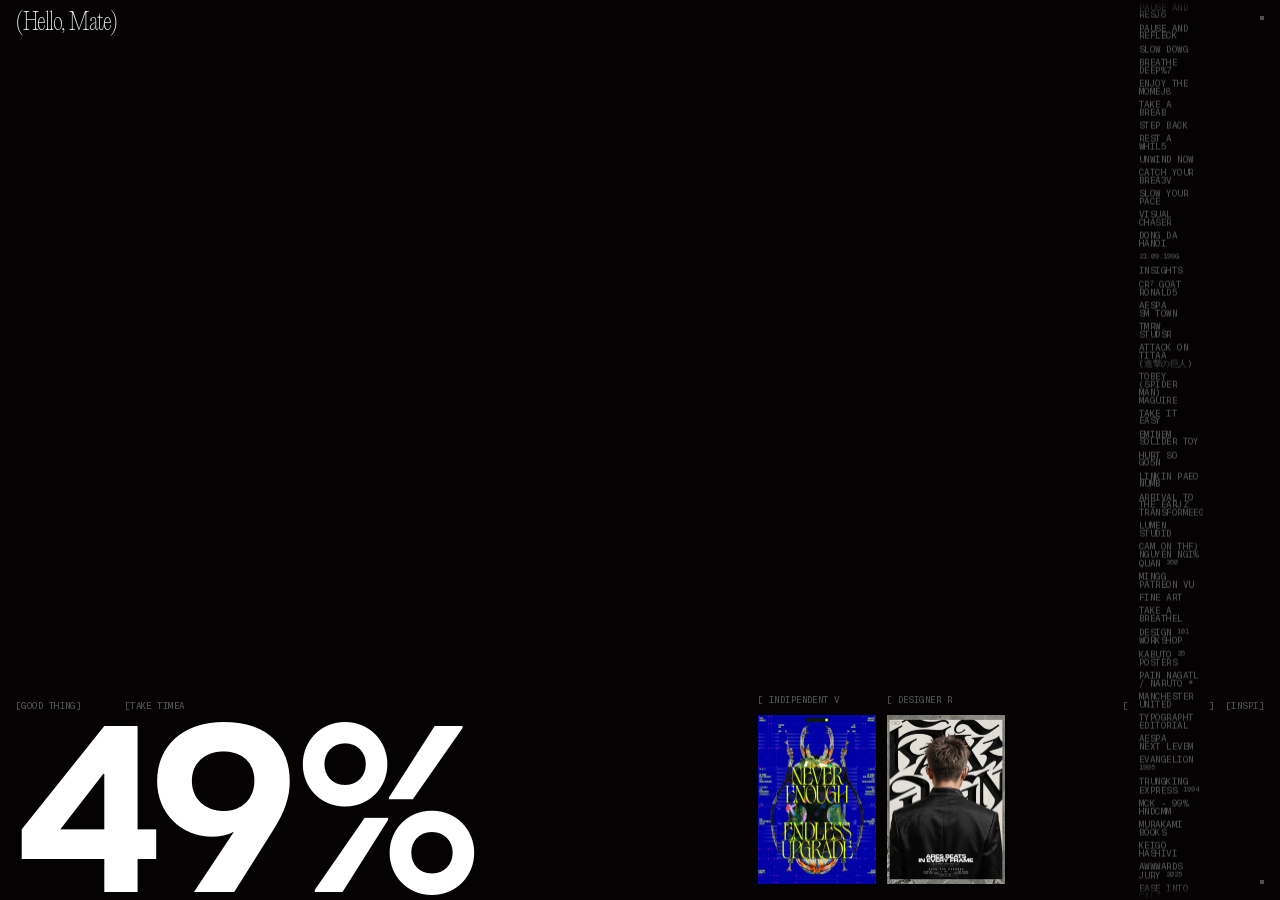
<file: index.html>
<!DOCTYPE html>
<html lang="vi">
<head>
  <meta charset="utf-8">
  <!-- Địa chỉ gốc của site LUÔN là Home (người dùng: "sao vào web lại ra trang
       contact đầu tiên"). Đã vào trong phiên này mà mở lại index.html trần
       (không ?trang=contact, không ?ve=, không phải refresh) → sang Home ngay,
       trước khi trang contact kịp hiện. Lượt đầu của phiên: màn loading chạy
       rồi tự sang Home (kx-loading.js). -->
  <script>try{var kxQ=new URLSearchParams(location.search),kxN=performance.getEntriesByType('navigation')[0];if(sessionStorage.getItem('kx-da-vao')==='1'&&kxQ.get('trang')!=='contact'&&!kxQ.get('ve')&&!(kxN&&kxN.type==='reload'))location.replace('home.html'+location.hash)}catch(e){}</script>
  <meta name="viewport" content="width=device-width, initial-scale=1, viewport-fit=cover">
  <title>(Hello, Mate) — kaixa</title>
  <meta name="description" content="Trang liên hệ có trình phát nhạc: nhập file từ máy, spectrum chạy theo nhạc, hai đĩa xoay.">
  <meta name="theme-color" content="#040203">
  <link rel="icon" href="assets/img/favicon.svg" type="image/svg+xml">
  <link rel="icon" href="assets/img/favicon-32.png" type="image/png" sizes="32x32">
  <link rel="apple-touch-icon" href="assets/img/apple-touch-icon.png">

  <!-- Font nạp trước cho khỏi nháy chữ -->
  <link rel="preload" as="font" type="font/woff2" href="assets/fonts/GeistMono-500-latin.woff2" crossorigin>
  <link rel="preload" as="font" type="font/woff2" href="assets/fonts/PPEditorialNew-Thin.woff2" crossorigin>

  <style>
    /* Chỉ đủ để trang không nháy trắng trước khi module dựng xong.
       Toàn bộ phần nhìn nằm trong assets/js/kx-hello-mate.js */
    html, body { margin: 0; padding: 0; height: 100%; background: #040203; overflow: hidden; }
  </style>
</head>
<body>
  <!-- Module tự tìm phần tử này để gắn vào; không có thì nó tự tạo trong body. -->
  <div data-hello-mate></div>

  <!-- Hiệu ứng. Mỗi file tự chạy, mọi tham số nằm trong CONFIG ở đầu file.
       THỨ TỰ NẠP CÓ Ý NGHĨA: kx-hello-mate.js dựng ra DOM, các file sau đi tìm
       những phần tử do nó tạo (.hm-disc, .hm-mono, .hm-disp). -->
  <script src="assets/js/kx-hello-mate.js"></script>
  <!-- Bóp méo vành đĩa khi rê chuột. -->
  <script src="assets/js/kx-disc-fx.js"></script>
  <!-- Con trỏ có đuôi ruy-băng. -->
  <script src="assets/js/kx-tail-cursor.js"></script>
  <!-- Con trỏ tàu alien (cả site) — tàu bay trên, đuôi ruy-băng kéo theo sau. -->
  <script src="assets/js/kx-cursor.js"></script>
  <!-- Lưới chấm xám sáng lên theo chuột, để lại vệt mờ dần. -->
  <script src="assets/js/kx-dot-cursor.js"></script>
  <!-- Xáo kí tự cho chữ Geist Mono lúc trang vừa hiện. -->
  <script src="assets/js/kx-shuffle-text.js"></script>
  <!-- Thanh khối quét ngang để lộ chữ PP Editorial, ảnh poster và ô PLAY/MUTE. -->
  <script src="assets/js/kx-block-reveal.js"></script>
  <!-- Lửa. Mặc định TẮT — bật trong bảng tinh chỉnh để xem thử. -->
  <script src="assets/js/kx-blaze.js"></script>
  <!-- Đốt cháy ảnh poster và hai đĩa. Nạp SAU kx-disc-fx.js: lúc đốt nó phải
       giấu luôn canvas mà file kia dựng ra. Mặc định TẮT. -->
  <script src="assets/js/kx-burn-image.js"></script>
  <!-- Lửa liếm dọc mép đĩa và mép ảnh. Bật cái này là màn đốt ở trên chạy
       trước một lượt. Mặc định TẮT. -->
  <script src="assets/js/kx-fire-edge.js"></script>
  <!-- Nút BURNING MODE — một nút châm cả ba cơ chế lửa ở trên theo thứ tự.
       Nạp SAU cả ba. Trang mở ra là KHÔNG có lửa; phải bấm nút mới cháy. -->
  <script src="assets/js/kx-burning-mode.js"></script>
  <!-- Chuyển màn bằng lưới pixel — màn loading gọi tới lúc bàn giao cho trang
       contact. Dựng theo boilerplate của Osmo nhưng KHÔNG dùng Barba/GSAP/Lenis
       (xem đầu file). -->
  <script src="assets/js/kx-page-transition.js"></script>
  <!-- Màn loading: lớp phủ kín trang lúc mới vào (hai nhãn, hai ảnh, cột chữ
       chạy). Nạp SAU kx-hello-mate.js — nó CLONE cột chữ mà file kia dựng ra. -->
  <script src="assets/js/kx-loading.js"></script>
  <!-- Màn mở đầu: vào trang là đã ở chế độ burning, rồi đốt NGƯỢC về bộ ảnh
       mặc định trong lúc chữ chạy hiệu ứng. Nạp SAU kx-burning-mode.js. -->
  <script src="assets/js/kx-burning-open.js"></script>

  <!-- Điều hướng 5 trang: nút lưới ở thanh nav mở danh sách trang. Dùng chung
       danh sách PAGES với bốn trang dựng từ Figma. -->
  <script src="assets/js/kx-site-nav.js"></script>

  <!-- Bảng tinh chỉnh — CHỈ dùng khi đang làm việc (nút vuông góc dưới phải).
       Bàn giao thì xoá đúng dòng dưới đây. -->
  <script src="assets/js/kx-devtools.js"></script>
</body>
</html>
</file>
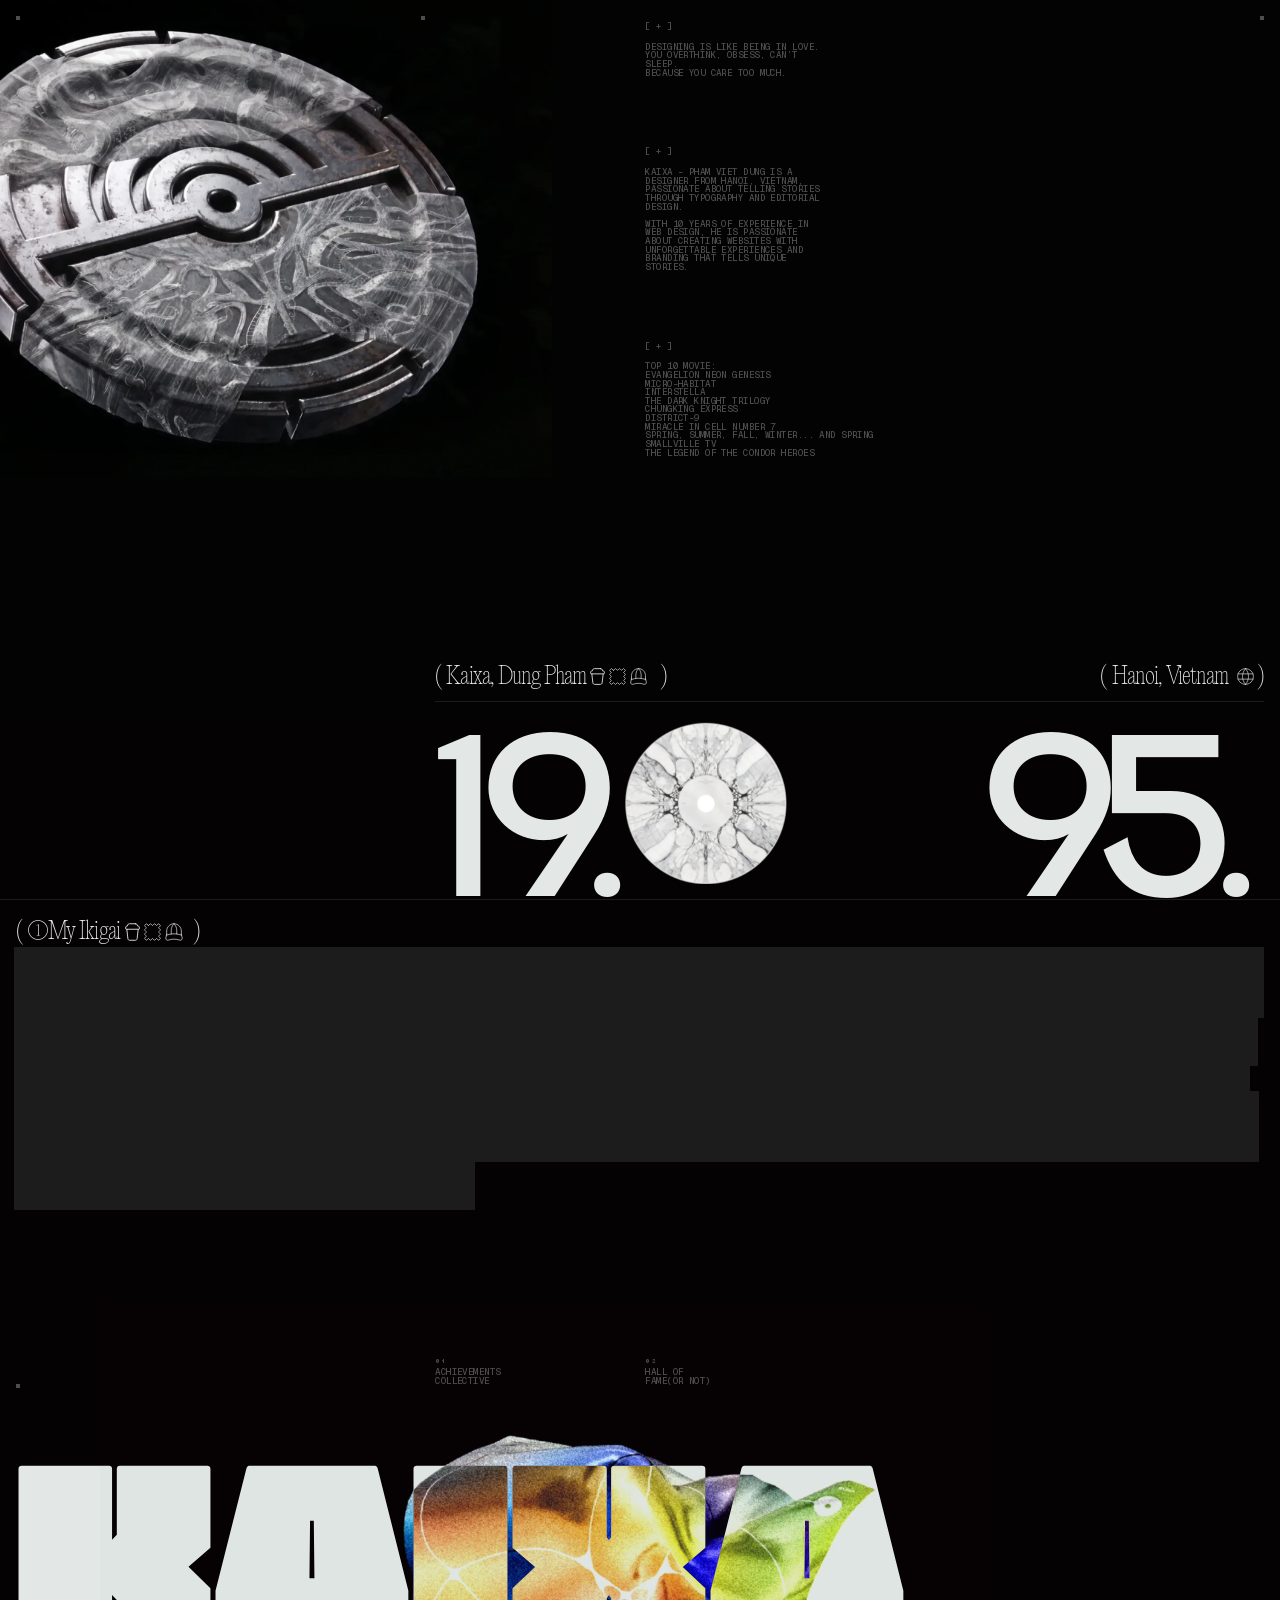
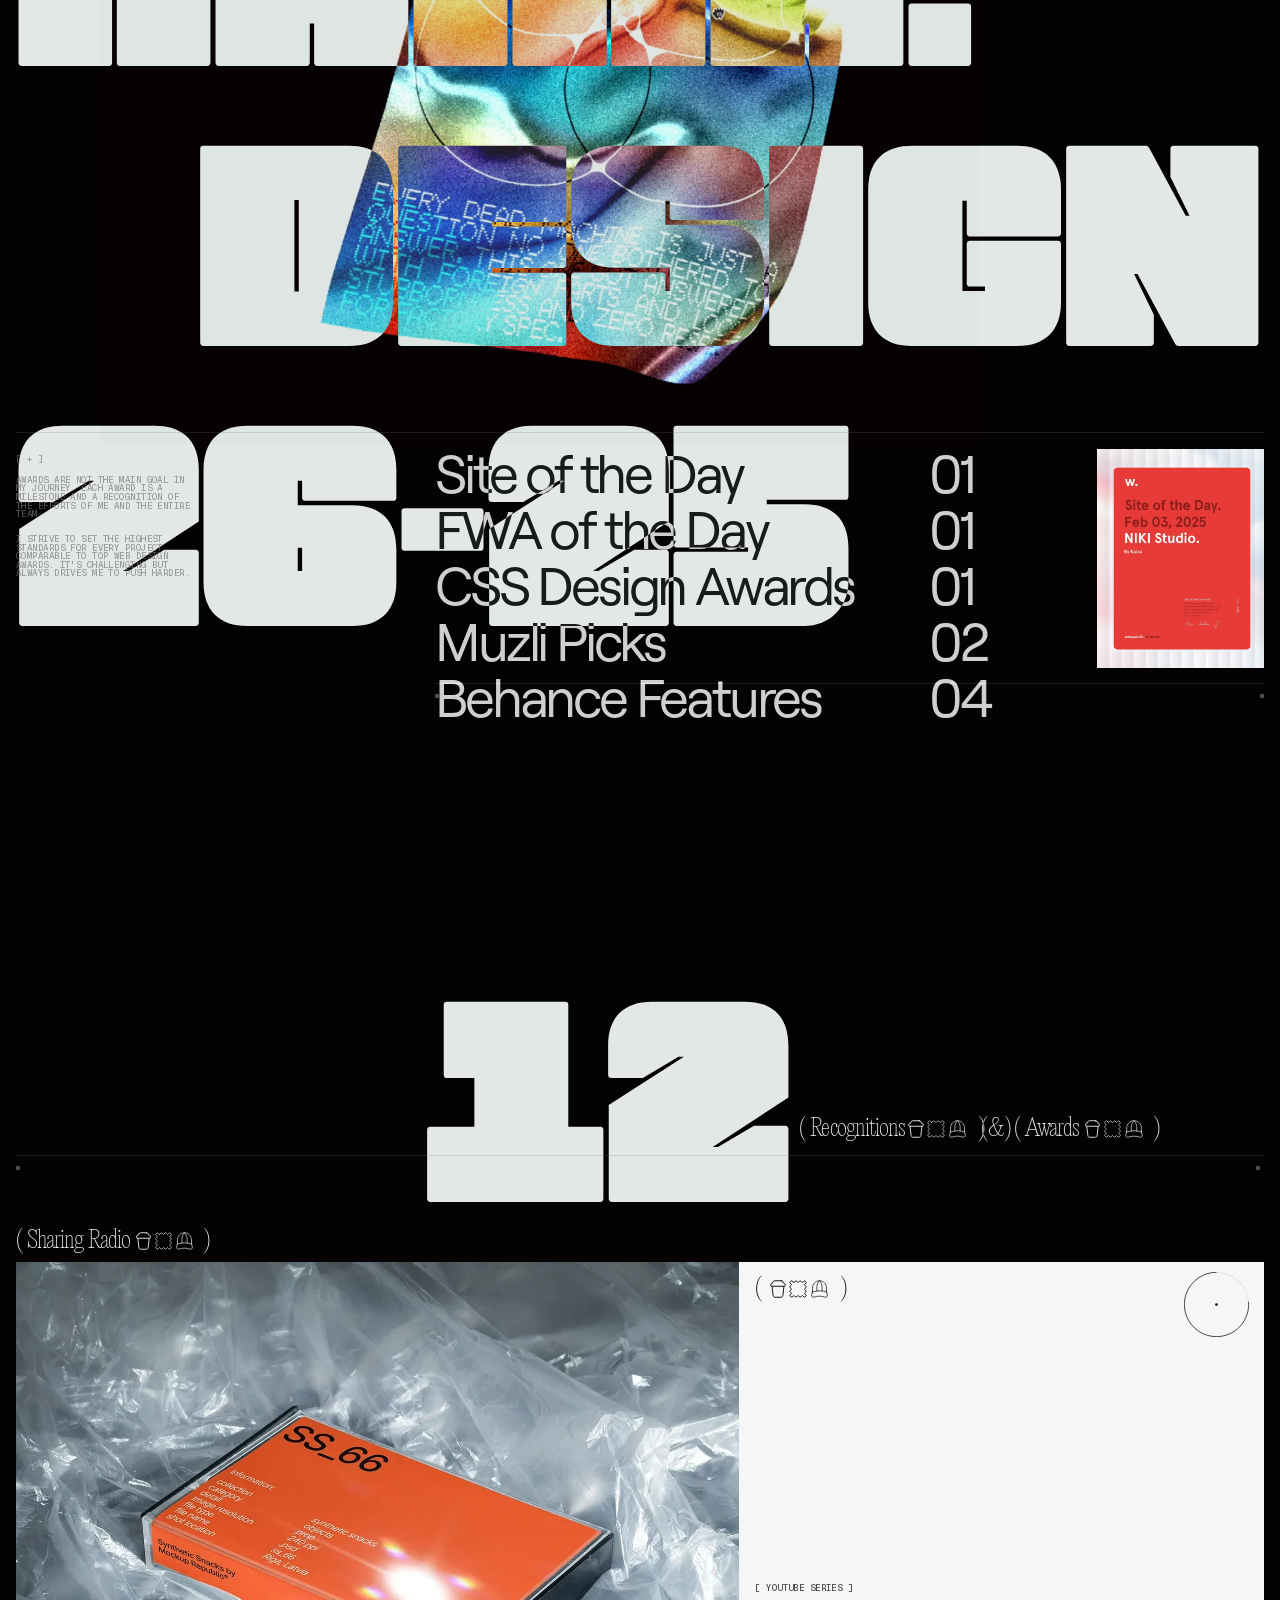
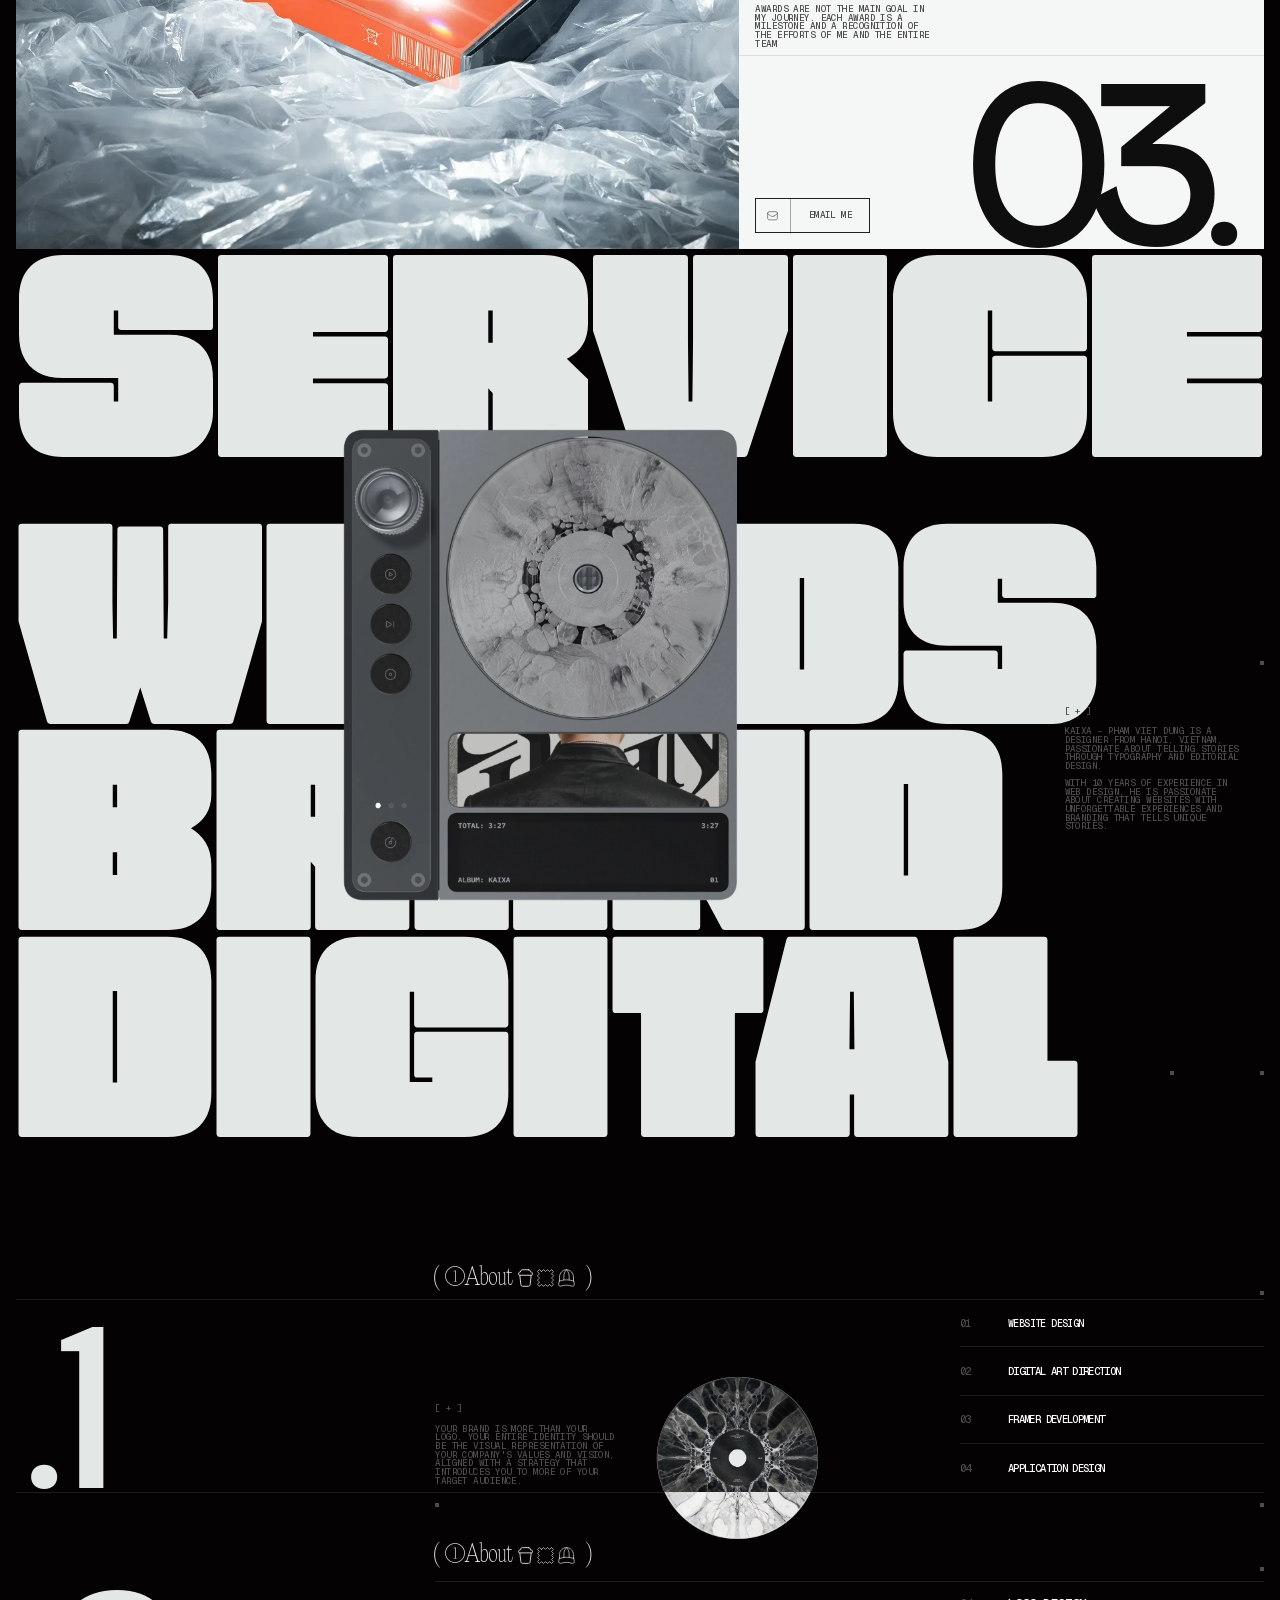
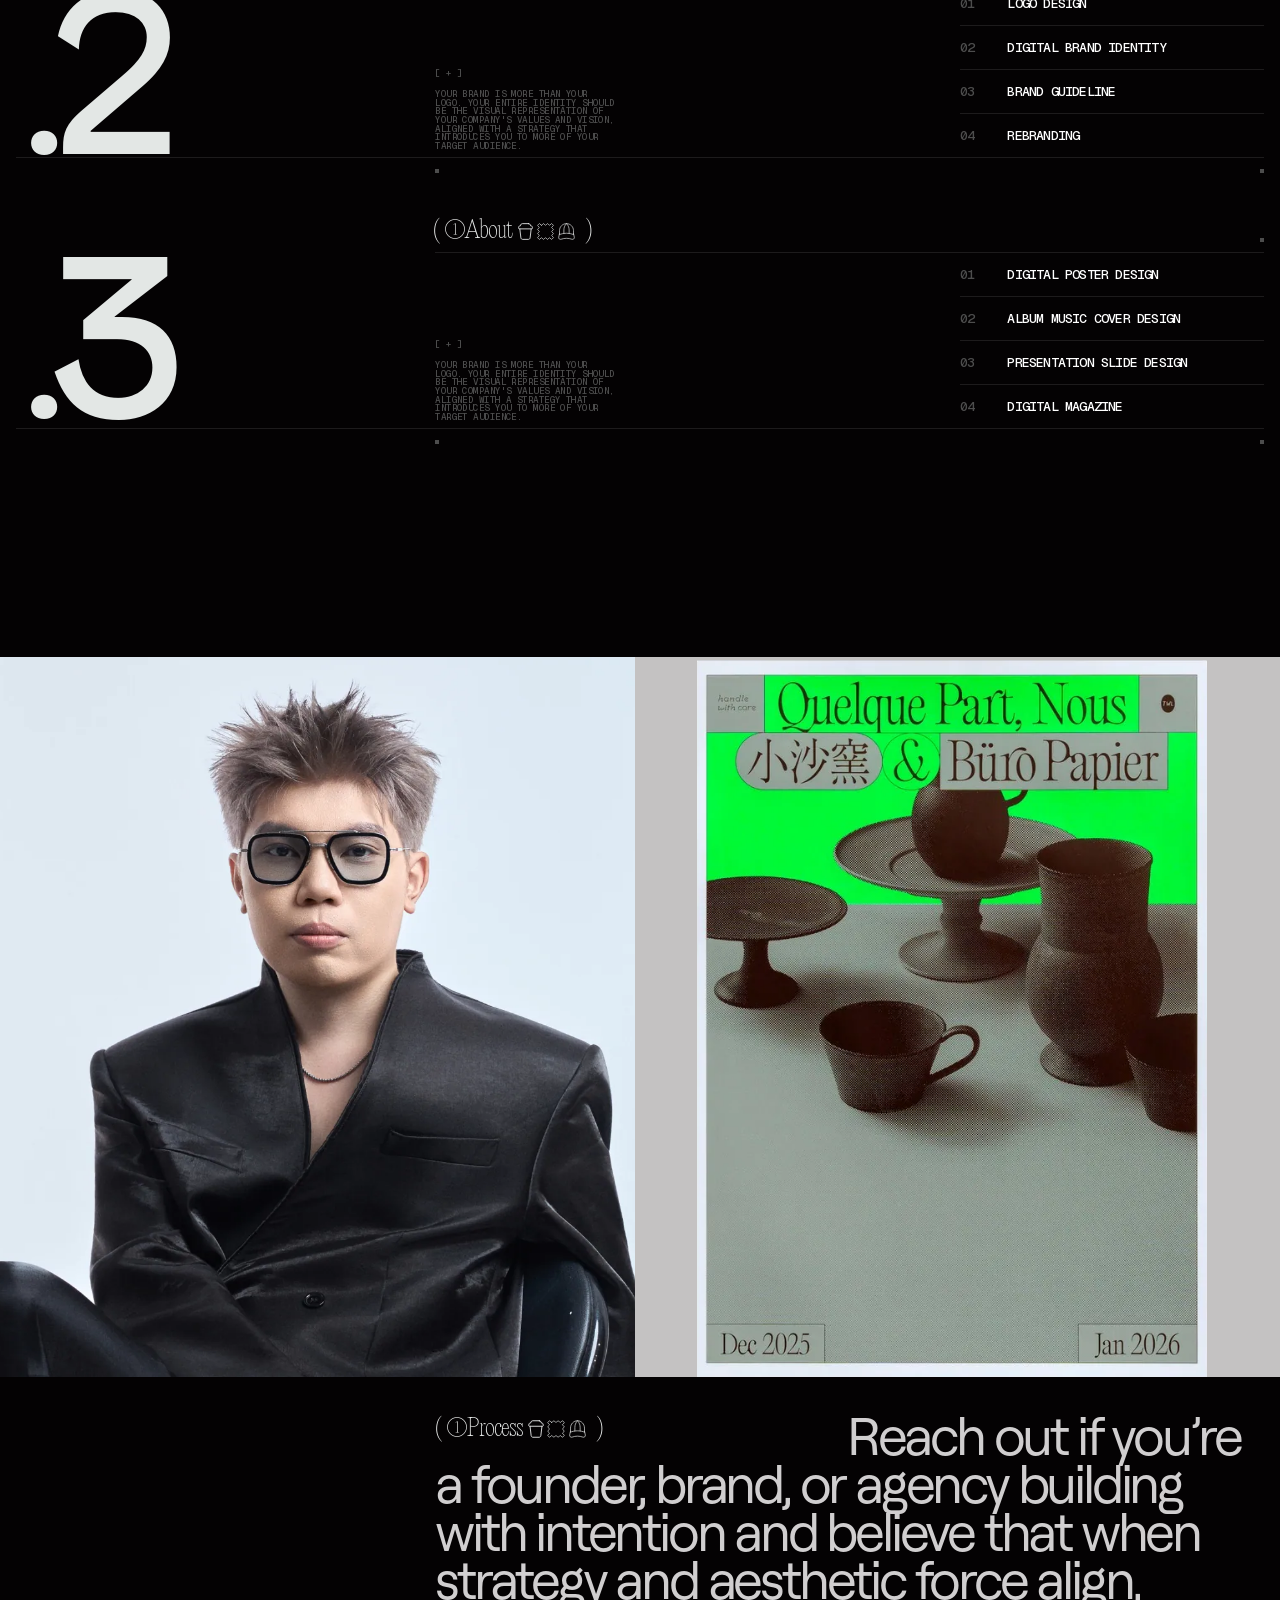
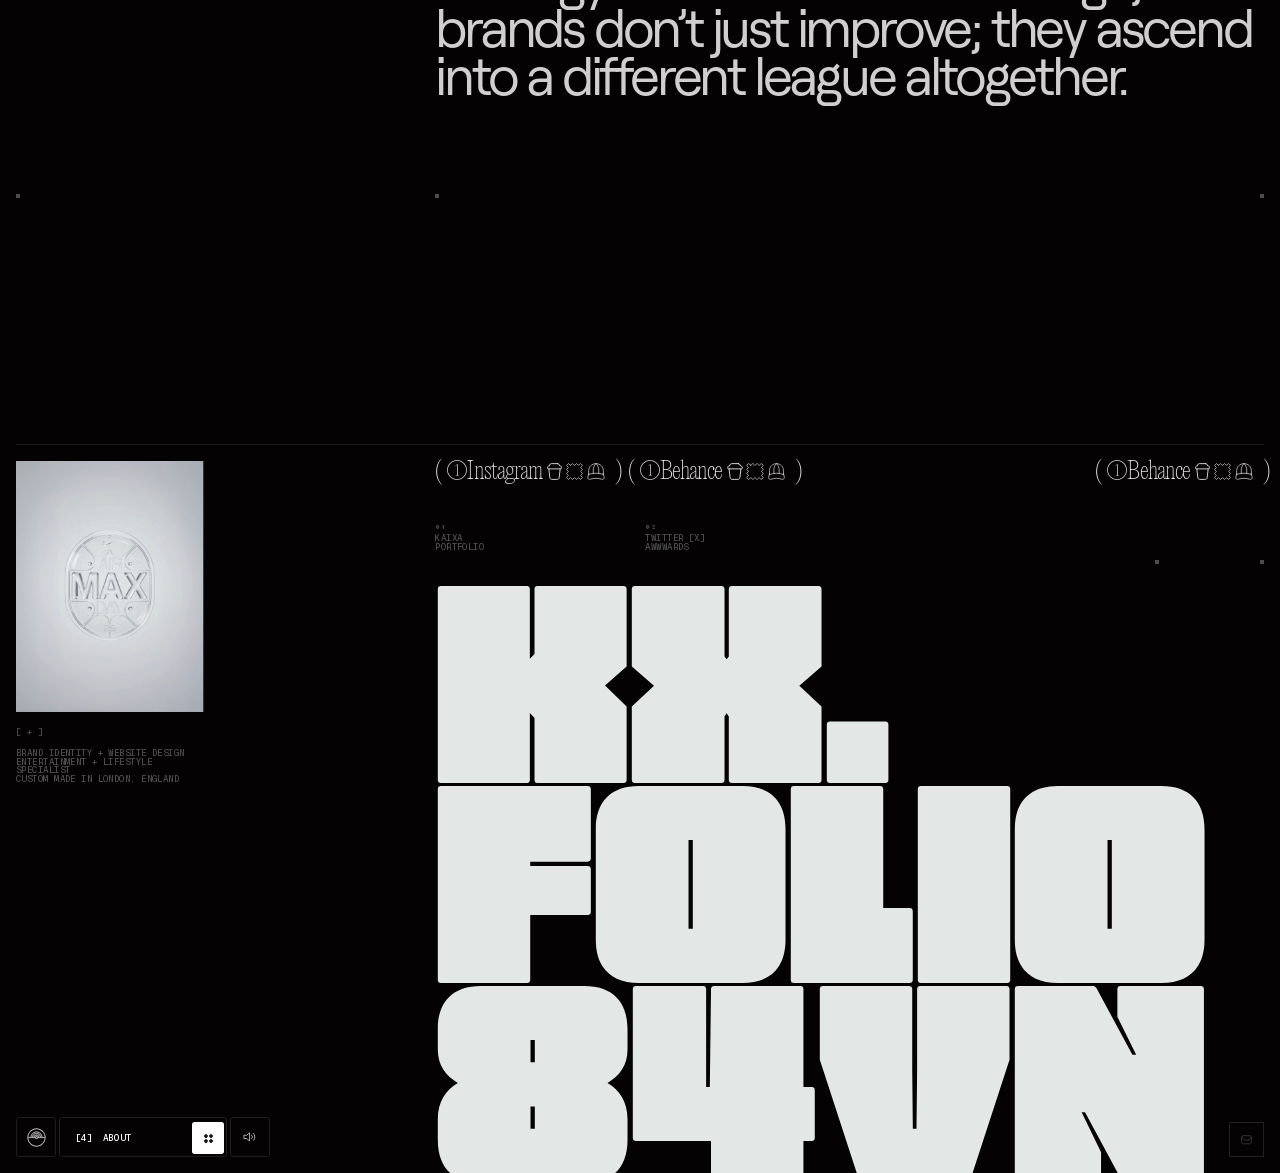
<file: about.html>
<!DOCTYPE html>
<html lang="vi">
<head>
  <meta charset="utf-8">
  <!-- Bấm REFRESH thì chạy lại màn loading (người dùng chốt): sang index.html
       kèm ?ve=<trang này>, hết loading quay về đúng trang. Phải đứng ĐẦU
       <head> để trang chưa kịp vẽ gì đã chuyển đi. -->
  <script>try{var kxNav=performance.getEntriesByType('navigation')[0];if(kxNav&&kxNav.type==='reload'){location.replace('index.html?ve='+encodeURIComponent(location.pathname.split('/').pop()||'home.html')+location.hash)}}catch(e){}</script>
  <!-- Vừa tới từ màn loading (kx-page-transition.js): phủ ĐEN màu nền ngay
       khung hình đầu, tới khi dải pixel bắt đầu cắt lớp phủ đi. -->
  <script>try{var kxPt=sessionStorage.getItem('kx-pt:mo');if(kxPt){document.documentElement.classList.add('kx-pt-che');document.documentElement.style.setProperty('--kx-pt-che',JSON.parse(kxPt).coverColor||'#040203')}}catch(e){}</script>
  <style>html.kx-pt-che::after{content:"";position:fixed;inset:0;z-index:2147482999;background:var(--kx-pt-che,#040203)}</style>
  <meta name="viewport" content="width=device-width, initial-scale=1, viewport-fit=cover">
  <title>About — Kaixa</title>
  <meta name="theme-color" content="#040203">
  <link rel="icon" href="assets/img/favicon.svg" type="image/svg+xml">
  <link rel="icon" href="assets/img/favicon-32.png" type="image/png" sizes="32x32">
  <link rel="apple-touch-icon" href="assets/img/apple-touch-icon.png">
  <link rel="preload" as="font" type="font/woff2" href="assets/fonts/GeistMono-500-latin.woff2" crossorigin>
  <link rel="preload" as="font" type="font/woff2" href="assets/fonts/PPEditorialNew-Thin.woff2" crossorigin>
  <link rel="stylesheet" href="assets/css/kx-site.css">
  <link rel="stylesheet" href="assets/css/kx-about.css">
</head>
<body>
  <!-- SINH TỰ ĐỘNG bởi tools/figma-to-html.mjs — sửa ở design/figma/about.jsx rồi chạy lại. -->
  <main class="kx-page k0" data-page="about" data-man='[{"tu":0,"den":1080,"chiTren":false}]' style="--H:11090;height:calc(max(100svh, 1012 * var(--px)) + 10010 * var(--px))" data-n="305:4866" data-name="About 3"><div class="k1" data-n="305:4868"></div><div class="k2" data-n="305:4869"><div class="k3"><img class="k4" alt="" src="assets/about/line242.svg"></div></div><div class="k5" data-n="305:4870" data-name="magnific_tao-video-loop-lien-mach-_O62q57Bynm 1"><video class="k6" src="assets/about/badge-loop.mp4" autoplay muted loop playsinline preload="auto" poster="assets/about/badge-loop.webp"></video></div><div class="k7" data-n="305:4871"><div class="k3"><img class="k4" alt="" src="assets/about/line244.svg"></div></div><div class="k8" data-n="305:4872"><div class="k3"><img class="k4" alt="" src="assets/about/line244.svg"></div></div><div class="k9" data-n="305:4873"><div class="k3"><img class="k4" alt="" src="assets/about/line245.svg"></div></div><div class="ka" data-n="305:4874"><div class="k3"><img class="k4" alt="" src="assets/about/line243.svg"></div></div><div class="kb" data-n="305:4875"><p class="kc" data-n="305:4876">( Kaixa, Dung Pham                  )</p><div class="kd" data-n="305:4877"><div class="ke" data-n="305:4878" data-name="Fast Food, Drink/coffee-glass"><div class="kf" data-n="I305:4878;11:10244" data-name="Group"><img class="kg" alt="" src="assets/about/group1.svg"></div></div><div class="kh" data-n="305:4879" data-name="Clothes, Sewing/textile-material"><img class="kg" alt="" src="assets/about/clothes-sewing-textile-material.svg"></div><div class="ki" data-n="305:4880" data-name="Clothes, Accessories/cap"><img class="kg" alt="" src="assets/about/clothes-accessories-cap.svg"></div></div></div><div class="kj" data-n="305:4881"><p class="kk" data-n="305:4882">( Hanoi, Vietnam       )</p><div class="kl" data-n="305:4883" data-name="Navigation, Maps/Earth, Home, World"><div class="km" data-n="I305:4883;9:36320" data-name="Group"><img class="kg" alt="" src="assets/about/group2.svg"></div></div></div><p class="kn" data-n="305:4884">                                            Passionate about aesthetic and always seeking it, believing that everything beautiful carries an interesting layer of meaning and brings value to people. My design combines the rhythms of art but never lets ego overshadow the user experience. I want each design to tell its own genuine story.</p><div class="ko" data-n="305:4885"><div class="kp" data-n="305:4886"><p class="kq" data-n="305:4887">Site of the Day</p><p class="kq" data-n="305:4888">FWA of the Day</p><p class="kq" data-n="305:4889">CSS Design Awards</p><p class="kq" data-n="305:4890">Muzli Picks</p><p class="kq" data-n="305:4891">Behance Features</p></div><div class="kr" data-n="305:4892"><p class="ks" data-n="305:4893">01</p><p class="ks" data-n="305:4894">01</p><p class="ks" data-n="305:4895">01</p><p class="ks" data-n="305:4896">02</p><div class="kt" data-n="305:4897"><p class="ku">04</p></div></div></div><div class="kv" data-n="305:4898"><p class="kw" data-n="305:4899">( ①My Ikigai                  )</p><div class="kx" data-n="305:4900"><div class="ke" data-n="305:4901" data-name="Fast Food, Drink/coffee-glass"><div class="kf" data-n="I305:4901;11:10244" data-name="Group"><img class="kg" alt="" src="assets/about/group1.svg"></div></div><div class="kh" data-n="305:4902" data-name="Clothes, Sewing/textile-material"><img class="kg" alt="" src="assets/about/clothes-sewing-textile-material.svg"></div><div class="ki" data-n="305:4903" data-name="Clothes, Accessories/cap"><img class="kg" alt="" src="assets/about/clothes-accessories-cap.svg"></div></div></div><p class="ky" data-n="305:4904">19.</p><p class="kz" data-n="305:4905">95.</p><div class="k10" data-n="305:4906"></div><div class="k11" data-n="305:4907"></div><div class="k12" data-n="305:4908"></div><div class="k13" data-n="305:4909"><div class="k14" data-n="305:4910"><p class="k15" data-n="305:4911">[ + ]</p><div class="k16" data-n="305:4912"><p class="k17">DESIGNING IS LIKE BEING IN LOVE.</p><p class="k17">YOU OVERTHINK, OBSESS, CAN’T SLEEP.</p><p class="ku">BECAUSE YOU CARE TOO MUCH.</p></div></div><div class="k14" data-n="305:4913"><p class="k15" data-n="305:4914">[ + ]</p><div class="k18" data-n="305:4915"><p class="k17">KAIXA - Pham Viet Dung is a designer from Hanoi, Vietnam, passionate about telling stories through typography and editorial design.</p><p class="k17">​</p><p class="ku">With 10 years of experience in web design, he is passionate about creating websites with unforgettable experiences and branding that tells unique stories.</p></div></div><div class="k14" data-n="305:4916"><p class="k19" data-n="305:4917">[ + ]</p><div class="k1a" data-n="305:4918"><p class="k17">TOP 10 MOVIE:</p><p class="k17">evangelion neon genesis</p><p class="k17">MICRO-HABITAT</p><p class="k17">INTERSTELLA</p><p class="k17">THE DARK KNIGHT TRILOGY</p><p class="k17">CHUNGKING EXPRESS</p><p class="k17">DISTRICT-9</p><p class="k17">Miracle in cell number 7</p><p class="k17">Spring, Summer, Fall, Winter... and Spring</p><p class="k17">smallville TV</p><p class="ku">THE LEGEND of the condor heroes</p></div></div></div><div class="k1b" data-n="305:4919"><div class="k14" data-n="305:4920"><p class="k15" data-n="305:4921">[ + ]</p><p class="k1c" data-n="305:4922">AWARDS ARE NOT THE MAIN GOAL IN MY JOURNEY. EACH AWARD IS A MILESTONE AND A RECOGNITION OF THE EFFORTS OF ME AND THE ENTIRE TEAM</p></div><p class="k1c" data-n="305:4923">I STRIVE TO SET THE HIGHEST STANDARDS FOR EVERY PROJECT, COMPARABLE TO TOP WEB DESIGN AWARDS. IT'S CHALLENGING BUT ALWAYS DRIVES ME TO PUSH HARDER.</p></div><div class="k1d" data-n="305:4924"><p class="k1e" data-n="305:4925">KAIXA.</p><p class="k1f" data-n="305:4926">DESIGN</p><p class="k1e" data-n="305:4927">26-25</p></div><p class="k1g" data-n="305:4928">WEB.DS</p><p class="k1h" data-n="305:4929">BRAND</p><p class="k1i" data-n="305:4930">DIGITAL</p><p class="k1j" data-n="305:4931">12</p><div class="k1k" data-n="305:4932"><p class="k1l">02</p><p class="k1l">HALL OF</p><p class="k1m">FAME(OR NOT)</p></div><div class="k1n" data-n="305:4933"><p class="k1l">01</p><p class="k1l">ACHIEVEMENTS</p><p class="k1m">COLLECTIVE</p></div><div class="k1o" data-kx-shader-baked="[{&quot;effect&quot;:&quot;CodeComponentId_dd018d6f50bd3341bd526cc999faf775abd74611_413&quot;,&quot;params&quot;:{&quot;tint&quot;:0,&quot;blackPoint&quot;:0,&quot;highlights&quot;:0,&quot;whitePoint&quot;:0,&quot;gamma&quot;:0,&quot;shadows&quot;:0,&quot;exposure&quot;:-5,&quot;definition&quot;:0,&quot;saturation&quot;:0,&quot;brilliance&quot;:0,&quot;contrast&quot;:81,&quot;vibrance&quot;:0,&quot;colorFilter&quot;:{&quot;r&quot;:1,&quot;g&quot;:1,&quot;b&quot;:1,&quot;a&quot;:1},&quot;temperature&quot;:0}}]" data-n="305:4934"><div class="k1p" data-name="Screen Recording 2026-08-25 at 00.40.50 1"><img class="k6" src="assets/about/screen-recording.webp" alt=""></div></div><div class="k1q" data-n="305:4935"></div><div class="k1r" data-n="305:4936"></div><div class="k1s" data-n="305:4937"></div><div class="k1t" data-n="305:4938"></div><div class="k1u" data-n="305:4939"></div><div class="k1v" data-n="305:4940"><p class="k1w" data-n="305:4941">( Recognitions                  )</p><div class="k1x" data-n="305:4942"><div class="ke" data-n="305:4943" data-name="Fast Food, Drink/coffee-glass"><div class="kf" data-n="I305:4943;11:10244" data-name="Group"><img class="kg" alt="" src="assets/about/group1.svg"></div></div><div class="kh" data-n="305:4944" data-name="Clothes, Sewing/textile-material"><img class="kg" alt="" src="assets/about/clothes-sewing-textile-material.svg"></div><div class="ki" data-n="305:4945" data-name="Clothes, Accessories/cap"><img class="kg" alt="" src="assets/about/clothes-accessories-cap.svg"></div></div></div><div class="k1y" data-n="305:4946"><p class="k1z" data-n="305:4947">( Sharing Radio                  )</p><div class="k20" data-n="305:4948"><div class="ke" data-n="305:4949" data-name="Fast Food, Drink/coffee-glass"><div class="kf" data-n="I305:4949;11:10244" data-name="Group"><img class="kg" alt="" src="assets/about/group1.svg"></div></div><div class="kh" data-n="305:4950" data-name="Clothes, Sewing/textile-material"><img class="kg" alt="" src="assets/about/clothes-sewing-textile-material.svg"></div><div class="ki" data-n="305:4951" data-name="Clothes, Accessories/cap"><img class="kg" alt="" src="assets/about/clothes-accessories-cap.svg"></div></div></div><div class="k21" data-n="305:4952"><p class="k22" data-n="305:4953">( Awards                  )</p><p class="k23" data-n="305:4954">(&amp;)</p><div class="k24" data-n="305:4955"><div class="ke" data-n="305:4956" data-name="Fast Food, Drink/coffee-glass"><div class="kf" data-n="I305:4956;11:10244" data-name="Group"><img class="kg" alt="" src="assets/about/group1.svg"></div></div><div class="kh" data-n="305:4957" data-name="Clothes, Sewing/textile-material"><img class="kg" alt="" src="assets/about/clothes-sewing-textile-material.svg"></div><div class="ki" data-n="305:4958" data-name="Clothes, Accessories/cap"><img class="kg" alt="" src="assets/about/clothes-accessories-cap.svg"></div></div></div><div class="k25" data-n="305:4959" data-name="image 355"><div class="k26"><img class="k27" alt="" src="assets/about/image355.webp"></div></div><div class="k28" data-n="305:4960"><div class="k29" data-n="305:4961"><div class="k2a" aria-hidden="true"><img class="k2b" alt="" src="assets/about/rectangle2853.webp"><div class="k2c"></div></div></div><div class="k2d" data-n="305:4962"><p class="k15" data-n="305:4963">[ YOUTUBE SERIES ]</p><p class="k1c" data-n="305:4964">AWARDS ARE NOT THE MAIN GOAL IN MY JOURNEY. EACH AWARD IS A MILESTONE AND A RECOGNITION OF THE EFFORTS OF ME AND THE ENTIRE TEAM</p></div><div class="k2e" data-n="305:4965"><p class="k2f" data-n="305:4966">EMAIL ME</p><div class="k2g" data-n="305:4967"></div><div class="k2h" data-n="305:4968"><div class="k2i"><div class="k2j"><div class="k3"><img class="k4" alt="" src="assets/about/line246.svg"></div></div></div></div><div class="k2k" data-n="305:4969" data-name="Emails/Mail, Email, Letter"><img class="kg" alt="" src="assets/about/emails-mail-email-letter1.svg"></div></div><div class="k2l" data-n="305:4970"><div class="k2m" data-n="305:4971"><div class="k2a" aria-hidden="true"><img class="k2b" alt="" src="assets/about/rectangle2866.png"><div class="k2n"></div></div></div><div class="k2m" data-n="305:4972" data-name="Reactive 1"><img class="k2o" alt="" src="assets/about/reactive1.webp"></div></div><div class="k2p" data-n="305:4973"><p class="k2q" data-n="305:4974">(                   )</p><div class="k2r" data-n="305:4975"><div class="ke" data-n="305:4976" data-name="Fast Food, Drink/coffee-glass"><div class="kf" data-n="I305:4976;11:10244" data-name="Group"><img class="kg" alt="" src="assets/about/group3.svg"></div></div><div class="kh" data-n="305:4977" data-name="Clothes, Sewing/textile-material"><img class="kg" alt="" src="assets/about/clothes-sewing-textile-material1.svg"></div><div class="ki" data-n="305:4978" data-name="Clothes, Accessories/cap"><img class="kg" alt="" src="assets/about/clothes-accessories-cap1.svg"></div></div></div><p class="k2s" data-n="305:4979">03.</p><div class="k2t" data-n="305:4980"><div class="k3"><img class="k4" alt="" src="assets/about/line301.svg"></div></div><div class="k2u" data-n="305:4981"><div class="k2v"><img class="k4" alt="" src="assets/about/group1495.svg"></div></div></div><div class="k2w" data-n="305:4985"><p class="k15" data-n="305:4986">[ + ]</p><div class="k18" data-n="305:4987"><p class="k17">KAIXA - Pham Viet Dung is a designer from Hanoi, Vietnam, passionate about telling stories through typography and editorial design.</p><p class="k17">​</p><p class="ku">With 10 years of experience in web design, he is passionate about creating websites with unforgettable experiences and branding that tells unique stories.</p></div></div><div class="k2x" data-n="305:4988" data-name="SERVICE"><div class="k2y" data-n="305:4989" data-name="Vector"><img class="kg" alt="" src="assets/about/vector.svg"></div><div class="k2z" data-n="305:4990" data-name="Vector"><img class="kg" alt="" src="assets/about/vector1.svg"></div><div class="k30" data-n="305:4991" data-name="Vector"><img class="kg" alt="" src="assets/about/vector2.svg"></div><div class="k31" data-n="305:4992" data-name="Vector"><img class="kg" alt="" src="assets/about/vector3.svg"></div><div class="k32" data-n="305:4993" data-name="Vector"><img class="kg" alt="" src="assets/about/vector4.svg"></div><div class="k33" data-n="305:4994" data-name="Vector"><img class="kg" alt="" src="assets/about/vector5.svg"></div><div class="k34" data-n="305:4995" data-name="Vector"><img class="kg" alt="" src="assets/about/vector6.svg"></div></div><div class="k35" data-n="305:4996"></div><div class="k36" data-n="305:4997"></div><div class="k37" data-n="305:4998"></div><div class="k38" data-n="305:4999"><div class="k3"><img class="k4" alt="" src="assets/about/line247.svg"></div></div><div class="k39" data-n="305:5000"><div class="k3"><img class="k4" alt="" src="assets/about/line248.svg"></div></div><div class="k3a" data-n="305:5001"><div class="k3"><img class="k4" alt="" src="assets/about/line248.svg"></div></div><div class="k3b" data-n="305:5002"><div class="k3"><img class="k4" alt="" src="assets/about/line248.svg"></div></div><div class="k3c" data-n="305:5003"><div class="k3"><img class="k4" alt="" src="assets/about/line244.svg"></div></div><div class="k3d" data-n="305:5004"><p class="k3e" data-n="305:5005">01</p><p class="k3f" data-n="305:5006">WEBSITE DESIGN</p></div><div class="k3g" data-n="305:5007"><p class="k3e" data-n="305:5008">02</p><p class="k3f" data-n="305:5009">DIGITAL ART DIRECTION</p></div><div class="k3h" data-n="305:5010"><p class="k15" data-n="305:5011">[ + ]</p><p class="k1c" data-n="305:5012">Your brand is more than your logo. Your entire identity should be the visual representation of your company's values and vision, aligned with a strategy that introduces you to more of your target audience.</p></div><div class="k3i" data-n="305:5013"><p class="k3e" data-n="305:5014">03</p><p class="k3f" data-n="305:5015">FRAMER DEVELOPMENT</p></div><div class="k3j" data-n="305:5016"><p class="k3e" data-n="305:5017">04</p><p class="k3f" data-n="305:5018">APPLICATION DESIGN</p></div><div class="k3k" data-n="305:5019"></div><div class="k3l" data-n="305:5020"><div class="k3m" data-n="305:5021"></div><div class="k3m" data-n="305:5022"></div></div><div class="k3n" data-n="305:5023"><p class="k3o" data-n="305:5024">( ①About                  )</p><div class="k3p" data-n="305:5025"><div class="ke" data-n="305:5026" data-name="Fast Food, Drink/coffee-glass"><div class="kf" data-n="I305:5026;11:10244" data-name="Group"><img class="kg" alt="" src="assets/about/group1.svg"></div></div><div class="kh" data-n="305:5027" data-name="Clothes, Sewing/textile-material"><img class="kg" alt="" src="assets/about/clothes-sewing-textile-material.svg"></div><div class="ki" data-n="305:5028" data-name="Clothes, Accessories/cap"><img class="kg" alt="" src="assets/about/clothes-accessories-cap.svg"></div></div></div><div class="k3q" data-n="305:5029"><div class="k3"><img class="k4" alt="" src="assets/about/line242.svg"></div></div><div class="k3r" data-n="305:5030"><div class="k3"><img class="k4" alt="" src="assets/about/line248.svg"></div></div><div class="k3s" data-n="305:5031"><div class="k3"><img class="k4" alt="" src="assets/about/line248.svg"></div></div><div class="k3t" data-n="305:5032"><div class="k3"><img class="k4" alt="" src="assets/about/line248.svg"></div></div><div class="k3u" data-n="305:5033"><div class="k3"><img class="k4" alt="" src="assets/about/line244.svg"></div></div><p class="k3v" data-n="305:5034">01</p><p class="k3w" data-n="305:5035">LOGO DESIGN</p><p class="k3x" data-n="305:5036">02</p><p class="k3y" data-n="305:5037">DIGITAL BRAND IDENTITY</p><div class="k3z" data-n="305:5038"><p class="k15" data-n="305:5039">[ + ]</p><p class="k1c" data-n="305:5040">Your brand is more than your logo. Your entire identity should be the visual representation of your company's values and vision, aligned with a strategy that introduces you to more of your target audience.</p></div><p class="k40" data-n="305:5041">03</p><p class="k41" data-n="305:5042">04</p><p class="k42" data-n="305:5043">BRAND GUIDELINE</p><p class="k43" data-n="305:5044">ReBRANDING</p><div class="k44" data-n="305:5045"><div class="k3m" data-n="305:5046"></div><div class="k3m" data-n="305:5047"></div></div><div class="k45" data-n="305:5048"></div><div class="k46" data-n="305:5049"><p class="k47" data-n="305:5050">( ①About                  )</p><div class="k48" data-n="305:5051"><div class="ke" data-n="305:5052" data-name="Fast Food, Drink/coffee-glass"><div class="kf" data-n="I305:5052;11:10244" data-name="Group"><img class="kg" alt="" src="assets/about/group1.svg"></div></div><div class="kh" data-n="305:5053" data-name="Clothes, Sewing/textile-material"><img class="kg" alt="" src="assets/about/clothes-sewing-textile-material.svg"></div><div class="ki" data-n="305:5054" data-name="Clothes, Accessories/cap"><img class="kg" alt="" src="assets/about/clothes-accessories-cap.svg"></div></div></div><div class="k49" data-n="305:5055"><div class="k3"><img class="k4" alt="" src="assets/about/line242.svg"></div></div><div class="k4a" data-n="305:5056"><div class="k3"><img class="k4" alt="" src="assets/about/line248.svg"></div></div><div class="k4b" data-n="305:5057"><div class="k3"><img class="k4" alt="" src="assets/about/line248.svg"></div></div><div class="k4c" data-n="305:5058"><div class="k3"><img class="k4" alt="" src="assets/about/line248.svg"></div></div><div class="k4d" data-n="305:5059"><div class="k3"><img class="k4" alt="" src="assets/about/line244.svg"></div></div><p class="k4e" data-n="305:5060">01</p><p class="k4f" data-n="305:5061">DIGITAL POSTER DESIGN</p><p class="k4g" data-n="305:5062">02</p><p class="k4h" data-n="305:5063">ALBUM MUSIC COVER DESIGN</p><div class="k4i" data-n="305:5064"><p class="k15" data-n="305:5065">[ + ]</p><p class="k1c" data-n="305:5066">Your brand is more than your logo. Your entire identity should be the visual representation of your company's values and vision, aligned with a strategy that introduces you to more of your target audience.</p></div><p class="k4j" data-n="305:5067">03</p><p class="k4k" data-n="305:5068">04</p><p class="k4l" data-n="305:5069">PRESENTATION SLIDE DESIGN</p><p class="k4m" data-n="305:5070">DIGITAL MAGAZINE</p><div class="k4n" data-n="305:5071"><div class="k3m" data-n="305:5072"></div><div class="k3m" data-n="305:5073"></div></div><div class="k4o" data-n="305:5074"></div><div class="k4p" data-n="305:5075"><p class="k4q" data-n="305:5076">( ①About                  )</p><div class="k4r" data-n="305:5077"><div class="ke" data-n="305:5078" data-name="Fast Food, Drink/coffee-glass"><div class="kf" data-n="I305:5078;11:10244" data-name="Group"><img class="kg" alt="" src="assets/about/group1.svg"></div></div><div class="kh" data-n="305:5079" data-name="Clothes, Sewing/textile-material"><img class="kg" alt="" src="assets/about/clothes-sewing-textile-material.svg"></div><div class="ki" data-n="305:5080" data-name="Clothes, Accessories/cap"><img class="kg" alt="" src="assets/about/clothes-accessories-cap.svg"></div></div></div><p class="k4s" data-n="305:5081">.1</p><p class="k4t" data-n="305:5082">.2</p><p class="k4u" data-n="305:5083">.3</p><div class="k4v" data-n="305:5084"><div class="k4w" data-n="305:5085"><div class="k2a" aria-hidden="true"><img class="k2b" alt="" src="assets/about/rectangle2853.webp"><div class="k4x"></div></div></div><div class="k4y" data-n="305:5086" data-name="image 347"><div class="k26"><img class="k4z" alt="" src="assets/about/image347.webp"></div></div><div class="k50" data-n="305:5087"><img class="k2o" alt="" src="assets/about/rectangle2867.webp"></div><div class="k51" data-n="305:5088"><div class="k26"><img class="k52" alt="" src="assets/about/rectangle2874.webp"></div></div></div><div class="k53" data-n="305:5089"><p class="k54" data-n="305:5090">                                          Reach out if you’re a founder, brand, or agency building with intention and believe that when strategy and aesthetic force align, brands don’t just improve; they ascend into a different league altogether.</p><div class="k55" data-n="305:5091"><p class="k56" data-n="305:5092">( ①Process                  )</p><div class="k57" data-n="305:5093"><div class="ke" data-n="305:5094" data-name="Fast Food, Drink/coffee-glass"><div class="kf" data-n="I305:5094;11:10244" data-name="Group"><img class="kg" alt="" src="assets/about/group1.svg"></div></div><div class="kh" data-n="305:5095" data-name="Clothes, Sewing/textile-material"><img class="kg" alt="" src="assets/about/clothes-sewing-textile-material.svg"></div><div class="ki" data-n="305:5096" data-name="Clothes, Accessories/cap"><img class="kg" alt="" src="assets/about/clothes-accessories-cap.svg"></div></div></div></div><div class="k58" data-n="305:5097"><div class="k59" data-n="305:5098"><p class="k1l">02</p><p class="k1l">TWITTER [X]</p><p class="k1m">AWWWARDS</p></div><div class="k5a" data-n="305:5099"><p class="k1l">01</p><p class="k1l">KAIXA</p><p class="k1m">PORTFOLIO</p></div><div class="k5b" data-n="305:5100"><p class="k5c">KX.</p><p class="k5c">FOLIO</p><p class="k5d">84VN</p></div><div class="k5e" data-n="305:5101"><div class="k5f" data-n="305:5102"><p class="k5g" data-n="305:5103">( ①Instagram                  )</p><div class="k5h" data-n="305:5104"><div class="ke" data-n="305:5105" data-name="Fast Food, Drink/coffee-glass"><div class="kf" data-n="I305:5105;11:10244" data-name="Group"><img class="kg" alt="" src="assets/about/group1.svg"></div></div><div class="kh" data-n="305:5106" data-name="Clothes, Sewing/textile-material"><img class="kg" alt="" src="assets/about/clothes-sewing-textile-material.svg"></div><div class="ki" data-n="305:5107" data-name="Clothes, Accessories/cap"><img class="kg" alt="" src="assets/about/clothes-accessories-cap.svg"></div></div></div><div class="k5f" data-n="305:5108"><p class="k5g" data-n="305:5109">( ①Behance                  )</p><div class="k5i" data-n="305:5110"><div class="ke" data-n="305:5111" data-name="Fast Food, Drink/coffee-glass"><div class="kf" data-n="I305:5111;11:10244" data-name="Group"><img class="kg" alt="" src="assets/about/group1.svg"></div></div><div class="kh" data-n="305:5112" data-name="Clothes, Sewing/textile-material"><img class="kg" alt="" src="assets/about/clothes-sewing-textile-material.svg"></div><div class="ki" data-n="305:5113" data-name="Clothes, Accessories/cap"><img class="kg" alt="" src="assets/about/clothes-accessories-cap.svg"></div></div></div></div><div class="k5j" data-n="305:5114"><p class="k5k" data-n="305:5115">( ①Behance                  )</p><div class="k5l" data-n="305:5116"><div class="ke" data-n="305:5117" data-name="Fast Food, Drink/coffee-glass"><div class="kf" data-n="I305:5117;11:10244" data-name="Group"><img class="kg" alt="" src="assets/about/group1.svg"></div></div><div class="kh" data-n="305:5118" data-name="Clothes, Sewing/textile-material"><img class="kg" alt="" src="assets/about/clothes-sewing-textile-material.svg"></div><div class="ki" data-n="305:5119" data-name="Clothes, Accessories/cap"><img class="kg" alt="" src="assets/about/clothes-accessories-cap.svg"></div></div></div><div class="k5m" data-n="305:5120"><div class="k3"><img class="k4" alt="" src="assets/about/line244.svg"></div></div><div class="k5n" data-n="305:5121"></div><div class="k5o" data-n="305:5122"></div><div class="k5p" data-n="305:5123"></div><div class="k5q" data-n="305:5124"></div><div class="k5r" data-n="305:5125"></div><div class="k5s" data-n="305:5126"><div class="k5t" data-n="305:5127"></div><div class="k5u" data-n="305:5128" data-name="Emails/Mail, Email, Letter"><img class="kg" alt="" src="assets/about/emails-mail-email-letter1.svg"></div></div><div class="k5v" data-n="305:5129"><div class="k5w" data-n="I305:5129;2051:49674" data-name="@digital_archive 1"><img class="k6" src="assets/shared/digital-archive.jpg" alt=""></div></div><div class="k5x" data-n="305:5130"><p class="k15" data-n="305:5131">[ + ]</p><div class="k16" data-n="305:5132"><p class="k17">Brand Identity + Website design</p><p class="k17">Entertainment + Lifestyle Specialist</p><p class="ku">Custom made in London, England</p></div></div></div><div class="k5y" data-n="305:5133"><div class="k5z" data-n="305:5134"><div class="k60"><img class="kg" alt="" height="242" src="assets/about/ellipse143.webp" width="242"></div></div></div><div class="k61" data-n="305:5135"><img class="kg" alt="" height="242" src="assets/about/ellipse144.webp" width="242"></div><div class="k62" data-n="305:5136"><div class="k63" data-n="305:5137"><div class="k60"><img class="kg" alt="" height="242" src="assets/about/ellipse145.webp" width="242"></div></div></div><div class="k64" data-n="305:5138" data-name="image 359"><img class="k65" alt="" src="assets/about/cd-chinh-dien.webp"></div><div class="k66" data-n="305:5139"></div><div class="k67" data-n="305:5140"></div><div class="k68" data-n="305:5141"></div><div class="k69" data-n="305:5142"></div><div class="k6a" data-n="305:5143"></div><div class="k6b" data-n="305:5144"></div><div class="k6c" data-n="305:5145"></div><div class="k6d" data-n="1:463"><div class="k6e" data-n="1:464"><div class="k6f" data-n="1:465"><div class="k6g" data-n="1:466"></div><div class="k6h" data-n="1:467" data-name="Logo-kaixa-01 2"><img class="kg" alt="" src="assets/about/logo-kaixa012.svg"></div></div></div><div class="k6i" data-n="1:469"><div class="k6j" data-n="1:470"><div class="k6k" data-n="1:471"><p class="k6l" data-n="1:472">[1]</p><p class="k6m" data-n="1:473">HOME</p></div><div class="k6n" data-n="1:474"><div class="k6o" data-n="1:475" data-name="Interface, Essential/Grid, Layout"><div class="km" data-n="I1:475;9:5369" data-name="Group"><img class="kg" alt="" src="assets/about/group.svg"></div></div></div></div></div><div class="k6e" data-n="1:476"><div class="k6f" data-n="1:477"><div class="k6g" data-n="1:478"></div></div><div class="k6p" data-n="1:479" data-name="Emails/Mail, Email, Letter"><img class="kg" alt="" src="assets/about/emails-mail-email-letter.svg"></div></div></div></main>

  <!-- Hiệu ứng. Mỗi file tự chạy, tham số nằm trong CONFIG ở đầu file. -->
  <!-- ĐẦU TIÊN: trang vừa tới bằng lưới pixel (từ màn loading) thì quét ra ngay. -->
  <script src="assets/js/kx-page-transition.js"></script>
  <script src="assets/js/kx-smooth-scroll.js"></script>
  <script src="assets/js/kx-sticky.js"></script>
  <script src="assets/js/kx-site-nav.js"></script>
  <script src="assets/js/kx-spin.js"></script>
  <!-- Mọi chữ body (Geist Mono viết hoa 14): rê vào dòng nào thì dòng đó sáng + gõ lại. -->
  <script src="assets/js/kx-type-hover.js"></script>
  <!-- Đoạn "Passionate about…": thanh trắng phủ từng dòng rồi rút đi, chữ hiện ra. -->
  <script src="assets/js/kx-line-reveal.js"></script>
  <!-- Video đĩa đầu trang: rê vào thì pixel distort + kính lỏng bám mép. -->
  <script src="assets/js/kx-video-hover.js"></script>

  <!-- Hover nút (EMAIL ME…) bằng lưới pixel — như màn chuyển sau loading. -->
  <script src="assets/js/kx-pixel-hover.js"></script>
  <!-- Con trỏ có đuôi ruy-băng — cùng con trỏ của màn loading / contact. -->
  <script src="assets/js/kx-tail-cursor.js"></script>
  <!-- Con trỏ tàu alien (cả site). -->
  <script src="assets/js/kx-cursor.js"></script>
  <!-- Lưới chấm xám sáng lên theo chuột, để lại vệt mờ dần (cả site). -->
  <script src="assets/js/kx-dot-cursor.js"></script>
  <!-- Nút sound ở thanh nav (ô vốn là ô thư) + tiếng khi rê vào dự án. -->
  <script src="assets/js/kx-sound.js"></script>

  <!-- Bảng setting (nút vuông góc dưới phải) — CHỈ dùng khi làm việc. Nạp SAU
       các file hiệu ứng: nó áp giá trị đã lưu vào config ngay lúc được nạp.
       Bàn giao thì xoá đúng dòng dưới đây. -->
  <script src="assets/js/kx-panel.js"></script>
  <!-- Lưới 12 cột (bấm G) — CHỈ dùng khi làm việc; bàn giao thì xoá dòng này. -->
  <script src="assets/js/kx-grid.js"></script>
</body>
</html>
</file>
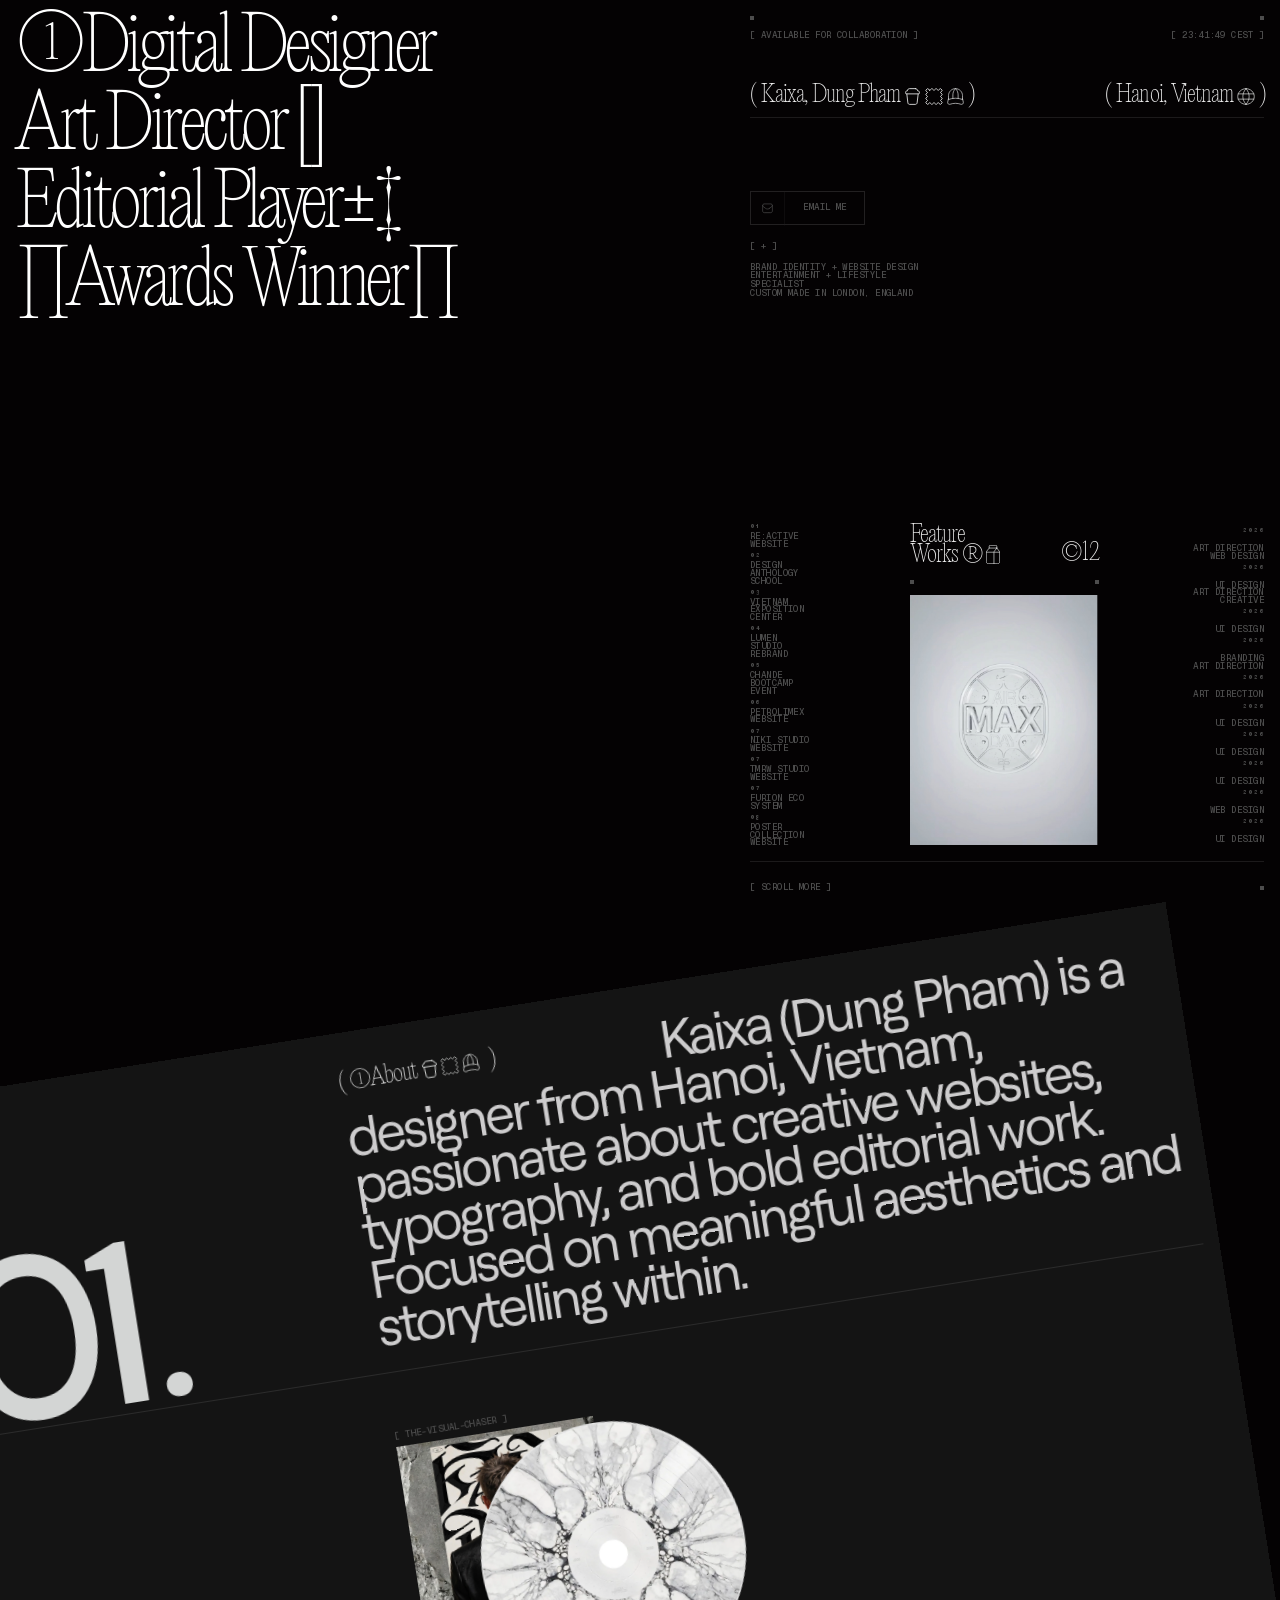
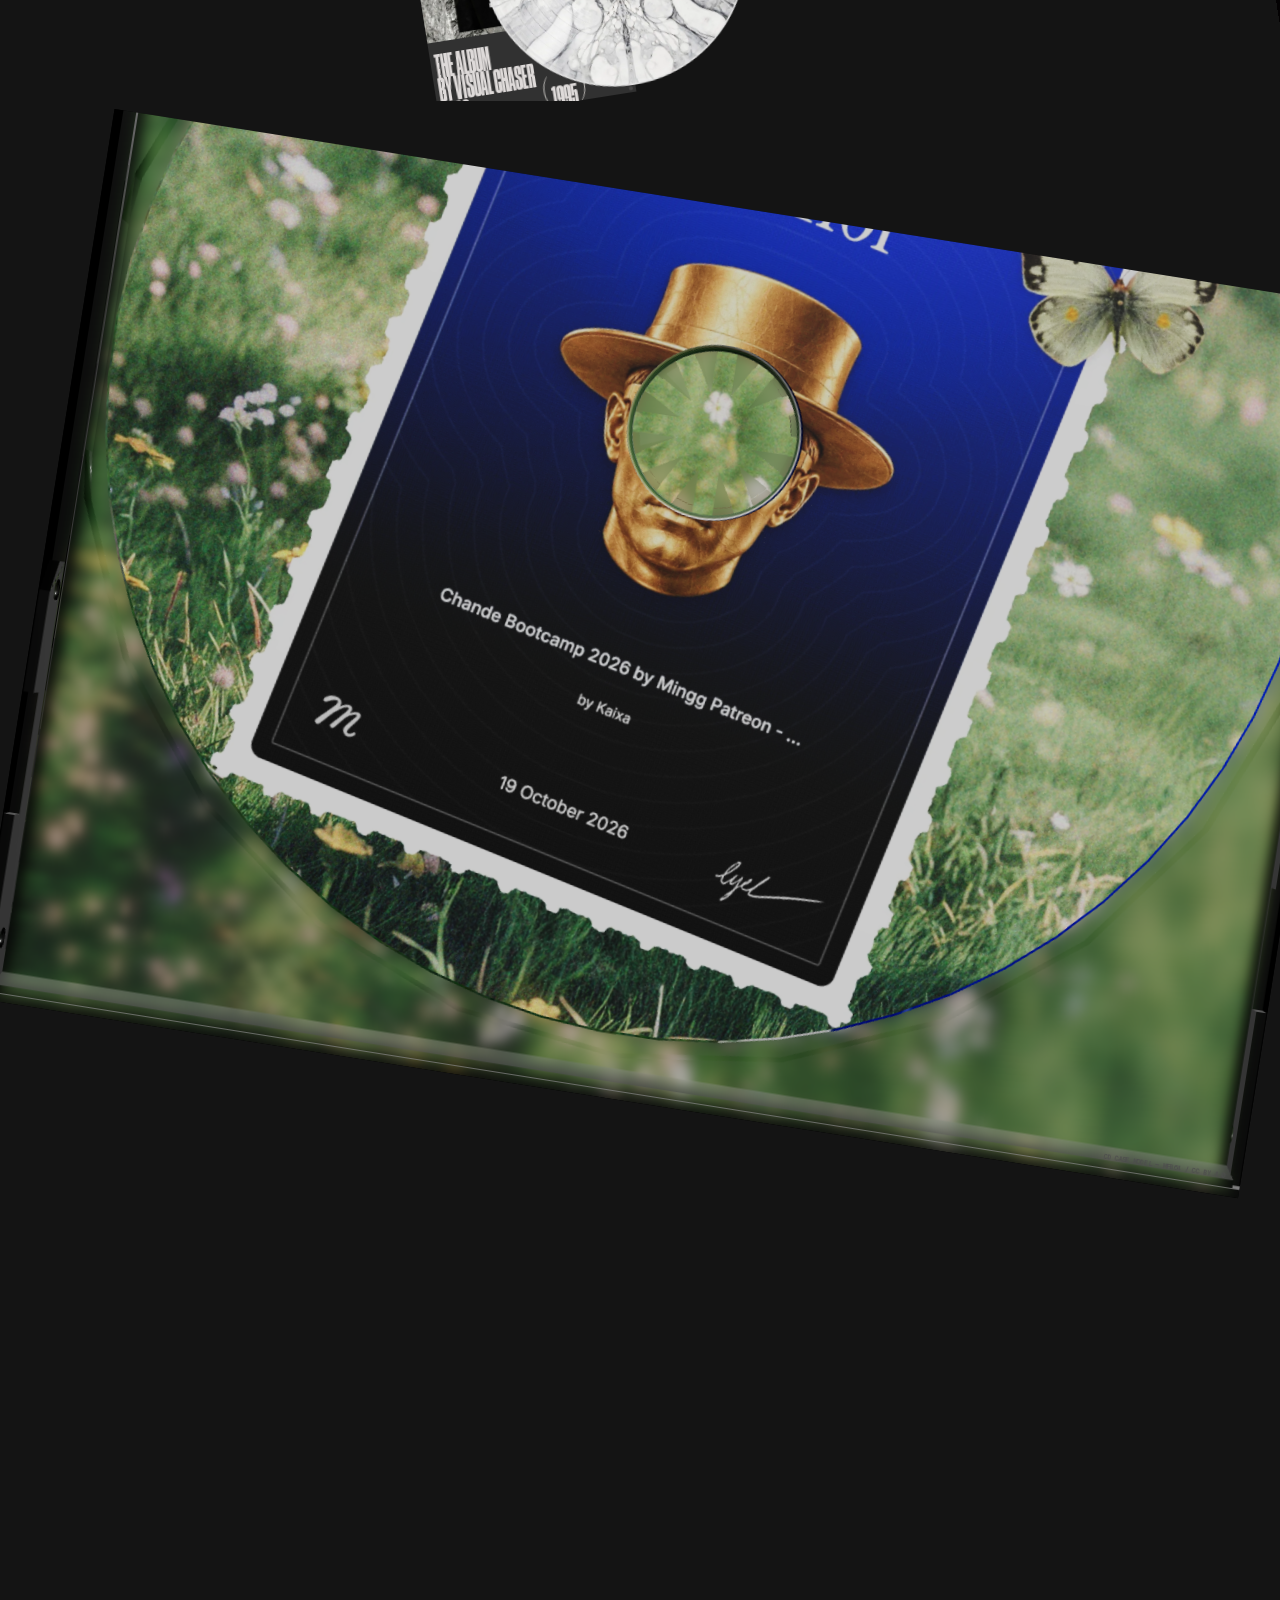
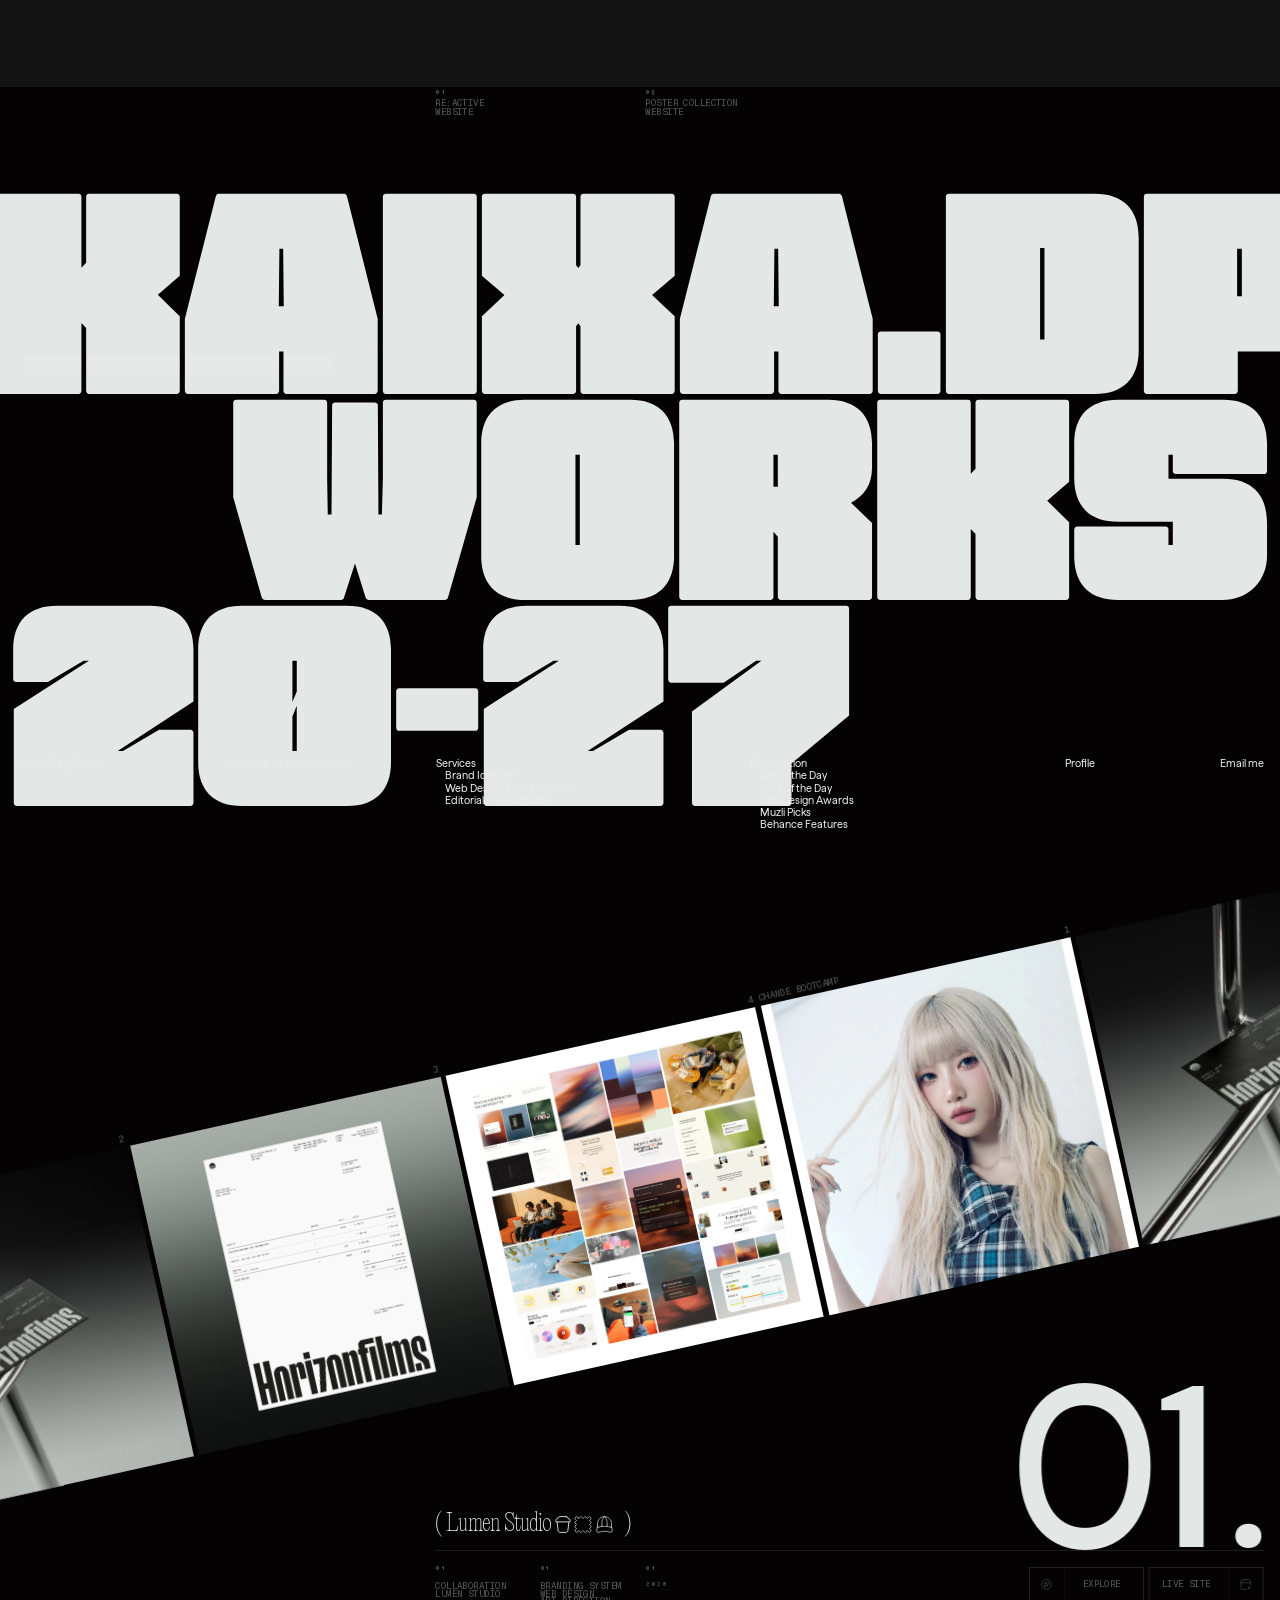
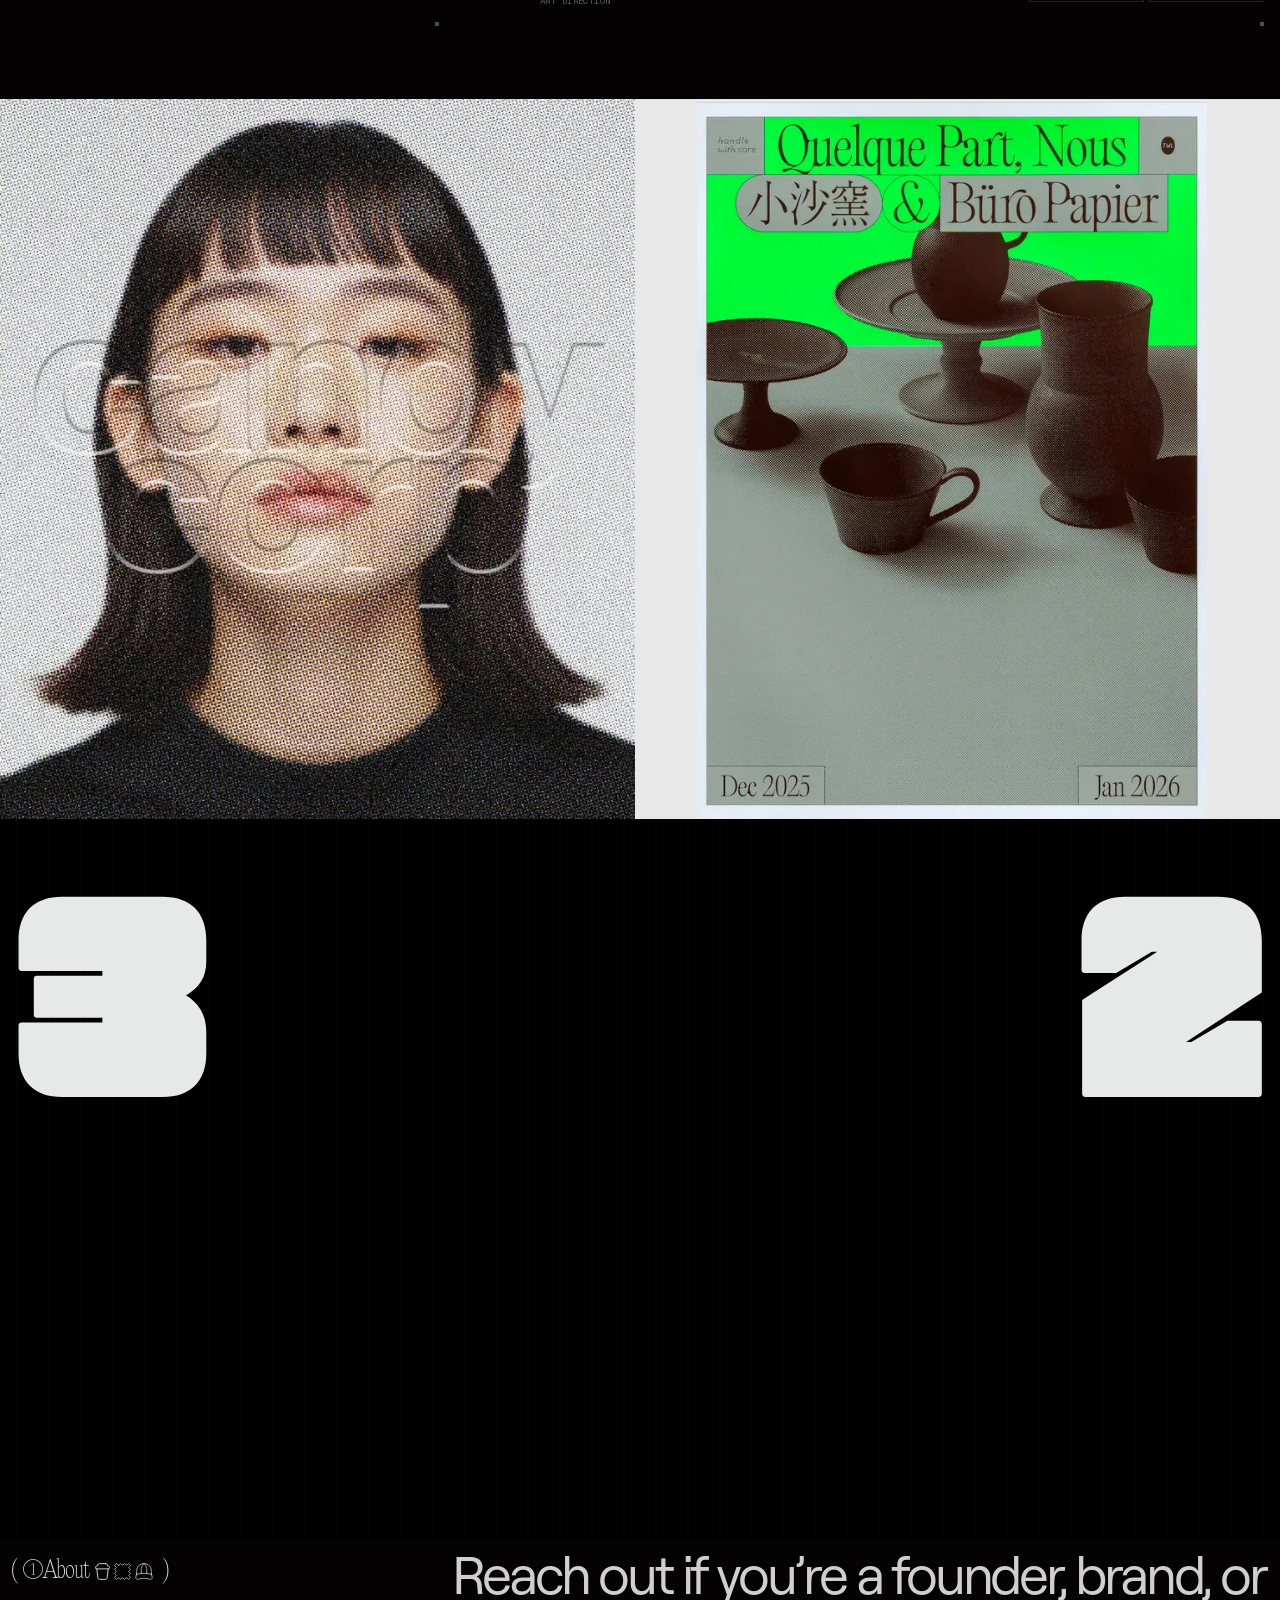
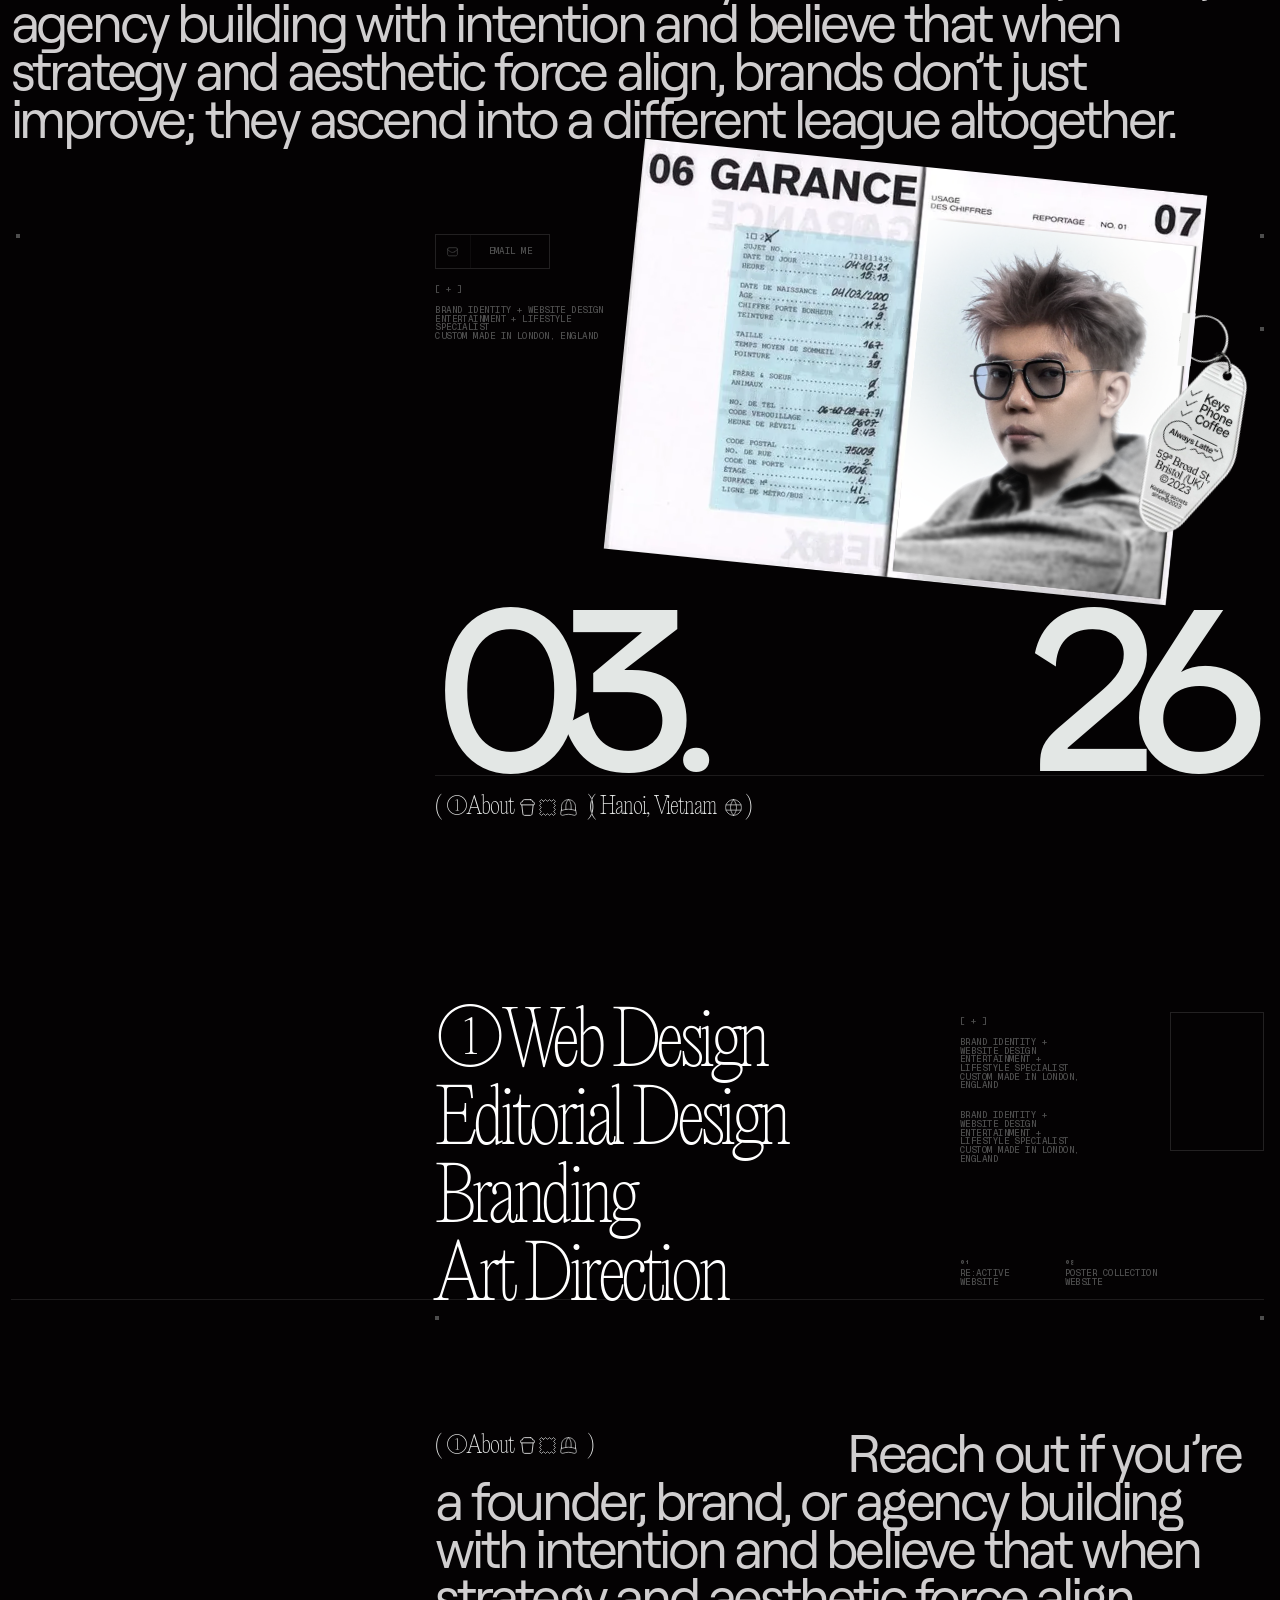
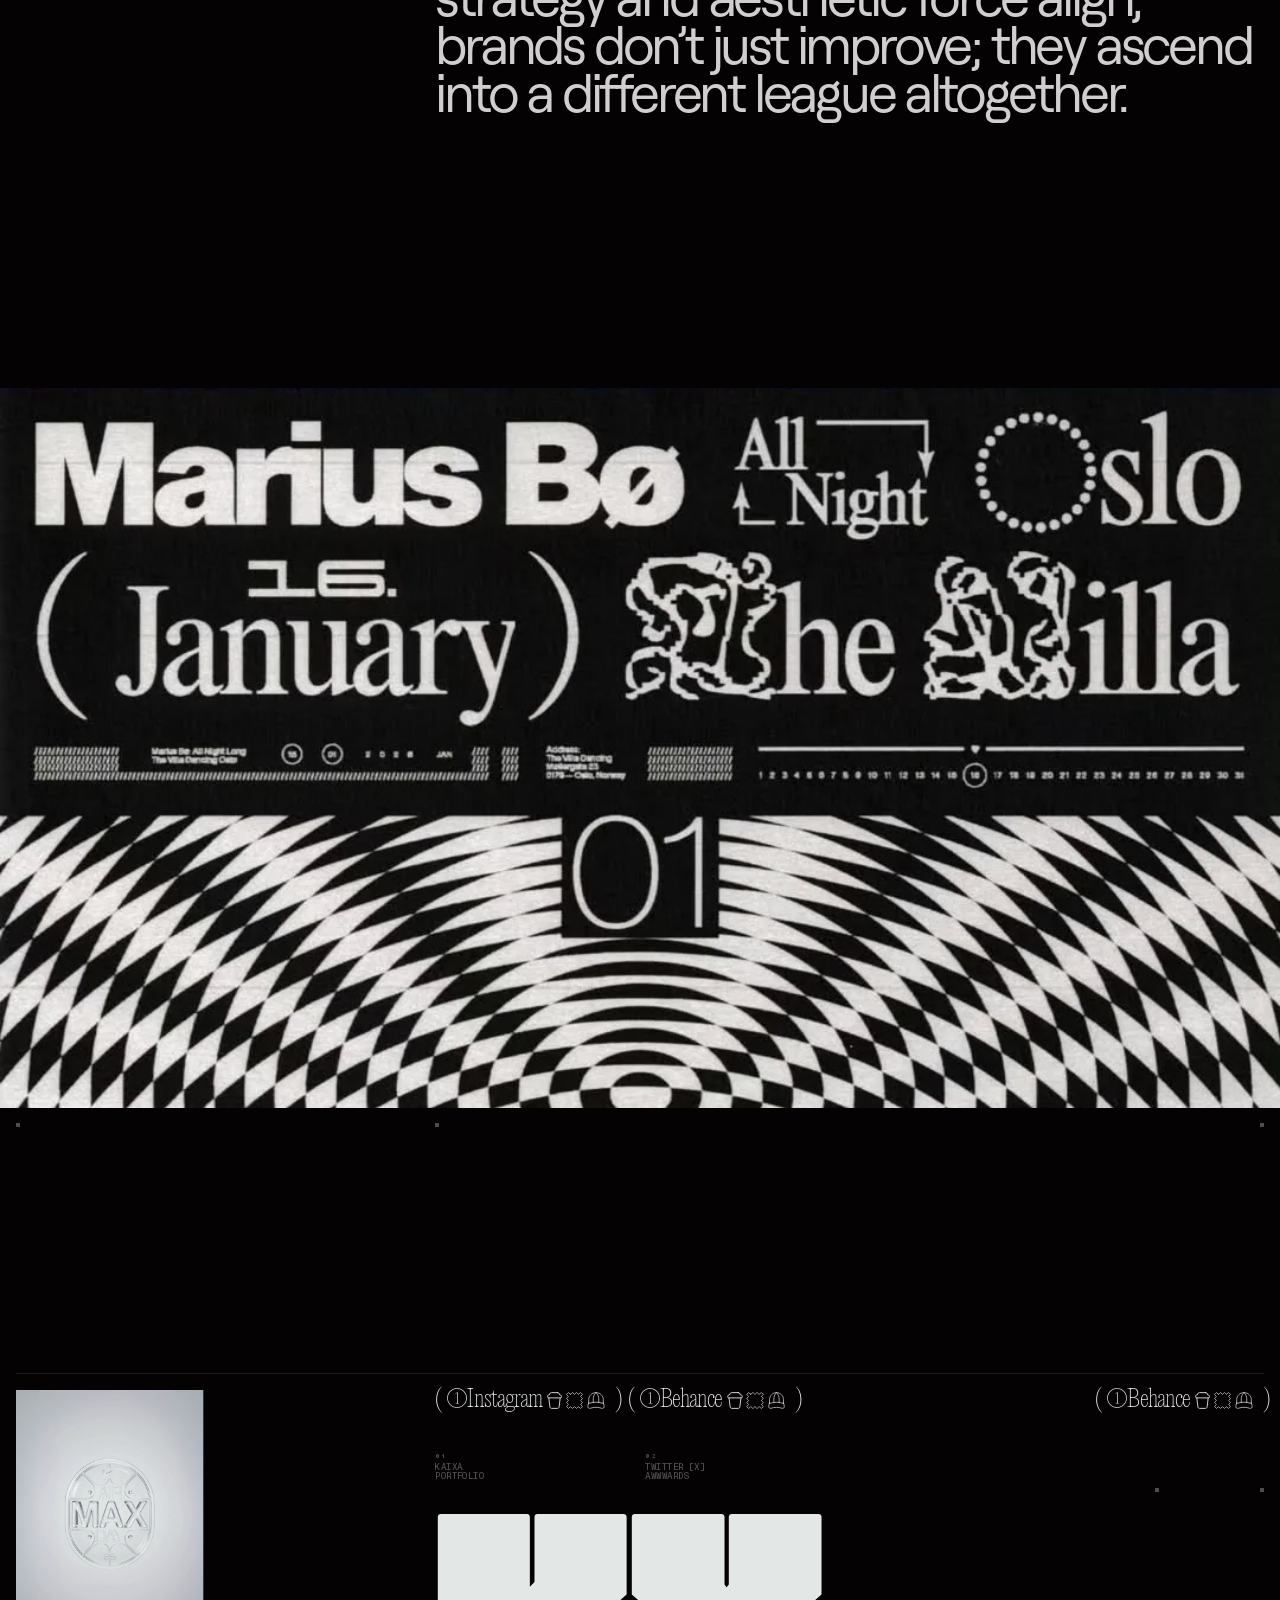
<file: home.html>
<!DOCTYPE html>
<html lang="vi">
<head>
  <meta charset="utf-8">
  <!-- Bấm REFRESH thì chạy lại màn loading (người dùng chốt): sang index.html
       kèm ?ve=<trang này>, hết loading quay về đúng trang. Phải đứng ĐẦU
       <head> để trang chưa kịp vẽ gì đã chuyển đi. -->
  <script>try{var kxNav=performance.getEntriesByType('navigation')[0];if(kxNav&&kxNav.type==='reload'){location.replace('index.html?ve='+encodeURIComponent(location.pathname.split('/').pop()||'home.html')+location.hash)}}catch(e){}</script>
  <!-- Vừa tới từ màn loading (kx-page-transition.js): phủ ĐEN màu nền ngay
       khung hình đầu, tới khi dải pixel bắt đầu cắt lớp phủ đi. -->
  <script>try{var kxPt=sessionStorage.getItem('kx-pt:mo');if(kxPt){document.documentElement.classList.add('kx-pt-che');document.documentElement.style.setProperty('--kx-pt-che',JSON.parse(kxPt).coverColor||'#040203')}}catch(e){}</script>
  <style>html.kx-pt-che::after{content:"";position:fixed;inset:0;z-index:2147482999;background:var(--kx-pt-che,#040203)}</style>
  <meta name="viewport" content="width=device-width, initial-scale=1, viewport-fit=cover">
  <title>Kaixa — Digital Designer</title>
  <meta name="theme-color" content="#040203">
  <link rel="icon" href="assets/img/favicon.svg" type="image/svg+xml">
  <link rel="icon" href="assets/img/favicon-32.png" type="image/png" sizes="32x32">
  <link rel="apple-touch-icon" href="assets/img/apple-touch-icon.png">
  <link rel="preload" as="font" type="font/woff2" href="assets/fonts/GeistMono-500-latin.woff2" crossorigin>
  <link rel="preload" as="font" type="font/woff2" href="assets/fonts/PPEditorialNew-Thin.woff2" crossorigin>
  <link rel="stylesheet" href="assets/css/kx-site.css">
  <link rel="stylesheet" href="assets/css/kx-home.css">
  <!-- Import map PHẢI nằm trong <head>, TRƯỚC mọi <script type="module">.
       Đặt ở cuối body thì kx-shader-effect.js đã nạp trước nó và trình duyệt
       bỏ qua cả map — "three" thành tên không giải được. -->
  <script type="importmap">
  {
    "imports": {
      "three": "./assets/js/vendor/three/three.module.min.js",
      "three/addons/": "./assets/js/vendor/three/addons/"
    }
  }
  </script>
</head>
<body>
  <!-- SINH TỰ ĐỘNG bởi tools/figma-to-html.mjs — sửa ở design/figma/home.jsx rồi chạy lại. -->
  <main class="kx-page k0" data-page="home" data-man='[{"tu":0,"den":1080,"chiTren":true},{"tu":2290,"den":2290,"chen":"cd-pack","svh":460,"px":5760},{"tu":3273,"den":4290,"chiTren":false},{"tu":6528,"den":7698,"chiTren":false}]' style="--H:12000;height:calc(100svh + calc(460svh + 5760 * var(--px)) + 100svh + 100svh + 8733 * var(--px))" data-n="1:182" data-name="1. Home"><div class="k1" data-n="97:997" data-name="image 367"></div><div class="k2" data-n="1:183"><img class="k3" alt="" height="398" src="assets/home/ellipse143.webp" width="398"></div><div class="k4" data-n="1:184" data-name="Text"><p class="k5" data-n="1:185">①Digital Designer</p><p class="k5" data-n="1:186">Art Director []</p><p class="k5" data-n="1:187">Editorial Player±‡</p><p class="k5" data-n="1:188">∏Awards Winner∏</p></div><div class="k6" data-n="1:190"><img class="k7" alt="" src="assets/home/rectangle2839.webp"></div><div class="k8" data-n="1:195"><div class="k9"><img class="ka" alt="" src="assets/home/line246.svg"></div></div><p class="kb" data-n="1:203">[ THE-VISUAL-CHASER ]</p><div class="kc" data-n="1:216"><p class="kd">08</p><p class="kd">POSTER COLLECTION</p><p class="ke">WEBSITE</p></div><div class="kf" data-n="270:2461"><div class="kg" data-n="270:2460"><div class="kh" data-n="270:2459"><div class="ki" data-n="1:205"><div class="kj" data-n="1:206"><p class="kd">01</p><p class="kd">RE:ACTIVE</p><p class="ke">WEBSITE</p></div><div class="kj" data-n="1:207"><p class="kd">02</p><p class="kd">DESIGN ANTHOLOGY</p><p class="ke">SCHOOL</p></div><div class="kj" data-n="1:208"><p class="kd">03</p><p class="kd">VIETNAM</p><p class="kd">EXPOSITION</p><p class="ke">CENTER</p></div><div class="kj" data-n="1:209"><p class="kd">04</p><p class="kd">LUMEN STUDIO</p><p class="ke">REBRAND</p></div><div class="kj" data-n="1:210"><p class="kd">05</p><p class="kd">CHANDE BOOTCAMP</p><p class="ke">EVENT</p></div><div class="kj" data-n="1:211"><p class="kd">06</p><p class="kd">PETROLIMEX</p><p class="ke">WEBSITE</p></div><div class="kj" data-n="1:212"><p class="kd">07</p><p class="kd">NIKI STUDIO</p><p class="ke">WEBSITE</p></div><div class="kj" data-n="1:213"><p class="kd">07</p><p class="kd">TMRW STUDIO</p><p class="ke">WEBSITE</p></div><div class="kj" data-n="1:214"><p class="kd">07</p><p class="kd">FURION ECO</p><p class="ke">SYSTEM</p></div><div class="kj" data-n="1:215"><p class="kd">08</p><p class="kd">POSTER COLLECTION</p><p class="ke">WEBSITE</p></div></div><div class="kk" data-n="1:217"><div class="kl" data-n="1:218"><p class="km">2026</p><p class="km">​</p><p class="km">Art Direction</p><p class="kn">WEB DESIGN</p></div><div class="kl" data-n="1:220"><p class="km">2026</p><p class="km">​</p><p class="km">UI DESIGN</p><p class="km">ART DIRECTION</p><p class="kn">CREATIVE</p></div><div class="kl" data-n="1:219"><p class="km">2026</p><p class="km">​</p><p class="kn">UI DESIGN</p></div><div class="kl" data-n="1:221"><p class="km">2026</p><p class="km">​</p><p class="km">BRANDING</p><p class="kn">ART DIRECTION</p></div><div class="kl" data-n="1:222"><p class="km">2026</p><p class="km">​</p><p class="kn">ART DIRECTION</p></div><div class="kl" data-n="1:223"><p class="km">2026</p><p class="km">​</p><p class="kn">UI DESIGN</p></div><div class="kl" data-n="1:224"><p class="km">2026</p><p class="km">​</p><p class="kn">UI DESIGN</p></div><div class="kl" data-n="1:225"><p class="km">2026</p><p class="km">​</p><p class="kn">UI DESIGN</p></div><div class="kl" data-n="1:226"><p class="km">2026</p><p class="km">​</p><p class="kn">WEB DESIGN</p></div><div class="kl" data-n="1:227"><p class="km">2026</p><p class="km">​</p><p class="kn">UI DESIGN</p></div></div></div><div class="ko" data-n="1:229"><div class="kp" data-n="1:230"><div class="kq" data-n="332:7531"><div class="kr" data-n="1:231" data-name="Food/milk"><div class="ks" data-n="I1:231;9:30351" data-name="Group"><img class="k3" alt="" src="assets/home/group2.svg"></div></div></div><div class="kt" data-n="1:232"><div class="ku" data-n="1:233"><div class="kv" data-n="1:234"><p class="kw">Feature</p><p class="kx">Works ®</p></div></div><p class="ky" data-n="1:235">©12</p></div></div><div class="kz" data-n="1:236"><div class="k10" data-n="1:237"><div class="k11" data-n="1:238"></div><div class="k11" data-n="1:239"></div></div><div class="k12" data-n="1:240"><div class="k13" data-n="I1:240;2051:49674" data-name="@digital_archive 1"><img class="k14" src="assets/shared/digital-archive.jpg" alt=""></div></div></div></div></div><div class="k15" data-n="1:194"><div class="k9"><img class="ka" alt="" src="assets/home/line243.svg"></div></div><div class="k10" data-n="270:2458"><p class="k16" data-n="1:202">[ SCROLL MORE ]</p><div class="k11" data-n="1:192"></div></div></div><div class="k17" data-n="1:241"><p class="k18" data-n="1:242">                                 Kaixa (Dung Pham) is a designer from Hanoi, Vietnam, passionate about creative websites, typography, and bold editorial work. Focused on meaningful aesthetics and storytelling within.</p><div class="k19" data-n="1:243"><p class="k1a" data-n="1:244">( ①About                  )</p><div class="k1b" data-n="1:245"><div class="k1c" data-n="1:246" data-name="Fast Food, Drink/coffee-glass"><div class="k1d" data-n="I1:246;11:10244" data-name="Group"><img class="k3" alt="" src="assets/home/group3.svg"></div></div><div class="k1e" data-n="1:247" data-name="Clothes, Sewing/textile-material"><img class="k3" alt="" src="assets/home/clothes-sewing-textile-material.svg"></div><div class="k1f" data-n="1:248" data-name="Clothes, Accessories/cap"><img class="k3" alt="" src="assets/home/clothes-accessories-cap.svg"></div></div></div></div><div class="k1g" data-n="1:3337"><div class="k1h" data-n="1:3325"><div class="k1i" data-n="1:196"><div class="k11" data-n="1:197"></div><p class="k1j" data-n="1:198">[ AVAILABLE FOR COLLABORATION ]</p></div><div class="k1k" data-n="1:3324"><div class="k11" data-n="1:191"></div><p class="k1l" data-n="1:204">[ 23:41:49 CEST ]</p></div></div><div class="kz" data-n="1:3336"><div class="k1m" data-n="1:3334"><div class="k1n" data-n="1:3327"><p class="k1o" data-n="1:252">( Kaixa, Dung Pham</p><div class="k1p" data-n="1:253"><div class="k1q" data-n="1:254" data-name="Fast Food, Drink/coffee-glass"><div class="k1d" data-n="I1:254;11:10244" data-name="Group"><img class="k3" alt="" src="assets/home/group3.svg"></div></div><div class="k1q" data-n="1:255" data-name="Clothes, Sewing/textile-material"><img class="k3" alt="" src="assets/home/clothes-sewing-textile-material1.svg"></div><div class="k1q" data-n="1:256" data-name="Clothes, Accessories/cap"><img class="k3" alt="" src="assets/home/clothes-accessories-cap.svg"></div></div><p class="k1o" data-n="1:3326">)</p></div><div class="k1n" data-n="1:3332"><p class="k1r" data-n="1:3330">( Hanoi, Vietnam</p><div class="k1p" data-n="1:3333"><div class="k1q" data-n="1:259" data-name="Navigation, Maps/Earth, Home, World"><div class="k1s" data-n="I1:259;9:36320" data-name="Group"><img class="k3" alt="" src="assets/home/group4.svg"></div></div></div><p class="k1r" data-n="1:3331">)</p></div></div><div class="k15" data-n="1:250"><div class="k9"><img class="ka" alt="" src="assets/home/line242.svg"></div></div></div></div><div class="k1t" data-n="270:2462"><div class="k1u" data-n="1:260"><p class="k1v" data-n="1:261">EMAIL ME</p><div class="k1w" data-n="1:262"></div><div class="k1x" data-n="1:263"><div class="k1y"><div class="k1z"><div class="k9"><img class="ka" alt="" src="assets/home/line245.svg"></div></div></div></div><div class="k20" data-n="1:264" data-name="Emails/Mail, Email, Letter"><img class="k3" alt="" src="assets/home/emails-mail-email-letter1.svg"></div></div><div class="k21" data-n="1:199"><p class="k22" data-n="1:200">[ + ]</p><div class="k23" data-n="1:201"><p class="k24">Brand Identity + Website design</p><p class="k24">Entertainment + Lifestyle Specialist</p><p class="k25">Custom made in London, England</p></div></div></div><div class="k26" data-n="1:3315" data-name="Number"><p class="k27" data-n="1:265">01.</p></div><div class="k28" data-n="1:266"><p class="kd">01</p><p class="kd">RE:ACTIVE</p><p class="ke">WEBSITE</p></div><div class="k29" data-n="1:269"><div class="k11" data-n="1:270"></div><div class="k11" data-n="1:271"></div></div><div class="k2a" data-n="1:272"><div class="k11" data-n="1:273"></div><div class="k11" data-n="1:274"></div></div><div class="k2b" data-n="1:275" data-name="Screenshot 2026-08-23 at 19.15.58 2"></div><div class="k2c" data-n="1:276" data-name="Screenshot 2026-08-23 at 19.15.58 5"></div><div class="k2d" data-n="1:277"></div><p class="k2e" data-n="1:278">KAIXA.DP</p><p class="k2f" data-n="1:279">WORKS</p><p class="k2g" data-n="1:280">20-27</p><div class="k2h" data-n="1:281"></div><div class="k2i" data-n="1:288"></div><p class="k2j" data-n="1:289">02.</p><div class="k2k" data-n="1:290"><div class="k9"><img class="ka" alt="" src="assets/home/line247.svg"></div></div><div class="k2l" data-n="1:291"><div class="k2m" data-n="1:292"><div class="k2n" aria-hidden="true"><img class="k2o" alt="" src="assets/home/rectangle2854.webp"><div class="k2p"></div></div></div><div class="k2q" data-n="9:3529"></div><p class="k2r" data-n="1:293">3</p><p class="k2s" data-n="1:294">2</p><div class="k2t" data-n="1:295"><img class="k3" alt="" src="assets/home/frame50127646.svg"></div><div class="k2u" data-n="100:3739" data-name="image 362"></div></div><div class="k2v" data-n="100:3740" data-name="image 368"></div><div class="k2w" data-n="100:3746" data-name="image 369"></div><div class="k2x" data-n="100:3747" data-name="image 370"></div><div class="k2y" data-n="1:336"><div class="k2z" data-n="1:337"><p class="kd">01</p><p class="kd">​</p><p class="kd">CoLLABORATIOn</p><p class="ke">LUMEN STUDIO</p></div><div class="k30" data-n="1:338"><p class="kd">01</p><p class="kd">​</p><p class="kd">Branding SYSTEM</p><p class="kd">WEB DESIGN</p><p class="ke">ART DIRECTION</p></div><div class="k30" data-n="1:339"><p class="kd">01</p><p class="kd">​</p><p class="ke">2026</p></div></div><div class="k2h" data-n="1:340"><p class="k31" data-n="1:341">( Lumen Studio                  )</p><div class="k32" data-n="1:342"><div class="k1c" data-n="1:343" data-name="Fast Food, Drink/coffee-glass"><div class="k1d" data-n="I1:343;11:10244" data-name="Group"><img class="k3" alt="" src="assets/home/group3.svg"></div></div><div class="k1e" data-n="1:344" data-name="Clothes, Sewing/textile-material"><img class="k3" alt="" src="assets/home/clothes-sewing-textile-material.svg"></div><div class="k1f" data-n="1:345" data-name="Clothes, Accessories/cap"><img class="k3" alt="" src="assets/home/clothes-accessories-cap.svg"></div></div></div><div class="k33" data-n="1:346"><div class="k1u" data-n="1:347"><p class="k1v" data-n="1:348">EXPLORE</p><div class="k1w" data-n="1:349"></div><div class="k1x" data-n="1:350"><div class="k1y"><div class="k1z"><div class="k9"><img class="ka" alt="" src="assets/home/line245.svg"></div></div></div></div><div class="k20" data-n="1:351" data-name="Emails/Mail, Email, Letter"><img class="k3" alt="" src="assets/home/myi-compass.svg"></div></div><div class="k34" data-n="1:352"><div class="k35"><div class="k36"><p class="k37" data-n="1:353">LIVE SITE</p><div class="k1w" data-n="1:354"></div><div class="k1x" data-n="1:355"><div class="k1y"><div class="k1z"><div class="k9"><img class="ka" alt="" src="assets/home/line245.svg"></div></div></div></div><div class="k38" data-n="1:356" data-name="Emails/Mail, Email, Letter"><img class="k3" alt="" src="assets/home/myi-browser-out.svg"></div></div></div></div></div><div class="k39" data-n="1:357" data-name="Kabuto Zecter 2"><img class="k3a" alt="" src="assets/home/kabuto-zecter2.webp"></div><p class="k3b" data-n="1:358">                                             Reach out if you’re a founder, brand, or agency building with intention and believe that when strategy and aesthetic force align, brands don’t just improve; they ascend into a different league altogether.</p><div class="k3c" data-n="1:359"><p class="k3d" data-n="1:360">( ①About                  )</p><div class="k3e" data-n="1:361"><div class="k1c" data-n="1:362" data-name="Fast Food, Drink/coffee-glass"><div class="k1d" data-n="I1:362;11:10244" data-name="Group"><img class="k3" alt="" src="assets/home/group3.svg"></div></div><div class="k1e" data-n="1:363" data-name="Clothes, Sewing/textile-material"><img class="k3" alt="" src="assets/home/clothes-sewing-textile-material.svg"></div><div class="k1f" data-n="1:364" data-name="Clothes, Accessories/cap"><img class="k3" alt="" src="assets/home/clothes-accessories-cap.svg"></div></div></div><div class="k3f" data-n="1:365"><p class="k3g" data-n="1:366">( ①About                  )</p><div class="k3h" data-n="1:367"><div class="k1c" data-n="1:368" data-name="Fast Food, Drink/coffee-glass"><div class="k1d" data-n="I1:368;11:10244" data-name="Group"><img class="k3" alt="" src="assets/home/group3.svg"></div></div><div class="k1e" data-n="1:369" data-name="Clothes, Sewing/textile-material"><img class="k3" alt="" src="assets/home/clothes-sewing-textile-material.svg"></div><div class="k1f" data-n="1:370" data-name="Clothes, Accessories/cap"><img class="k3" alt="" src="assets/home/clothes-accessories-cap.svg"></div></div></div><div class="k3i" data-n="1:371"><p class="k22" data-n="1:372">[ + ]</p><div class="k23" data-n="1:373"><p class="k24">Brand Identity + Website design</p><p class="k24">Entertainment + Lifestyle Specialist</p><p class="k25">Custom made in London, England</p></div></div><div class="k3j" data-n="1:374"><p class="k1v" data-n="1:375">EMAIL ME</p><div class="k1w" data-n="1:376"></div><div class="k1x" data-n="1:377"><div class="k1y"><div class="k1z"><div class="k9"><img class="ka" alt="" src="assets/home/line245.svg"></div></div></div></div><div class="k20" data-n="1:378" data-name="Emails/Mail, Email, Letter"><img class="k3" alt="" src="assets/home/emails-mail-email-letter3.svg"></div></div><div class="k3k" data-n="1:379"></div><div class="k3l" data-n="1:380"></div><div class="k3m" data-n="1:381"></div><div class="k3n" data-n="1:382"></div><div class="k3o" data-n="1:383"></div><div class="k3p" data-n="1:384"><div class="k9"><img class="ka" alt="" src="assets/home/line247.svg"></div></div><div class="k3q" data-n="1:385"><div class="k9"><img class="ka" alt="" src="assets/home/line250.svg"></div></div><div class="k3r" data-n="1:386"><p class="k5" data-n="1:387">①Web Design</p><p class="k5" data-n="1:388">Editorial Design</p><p class="k5" data-n="1:389">Branding</p><p class="k5" data-n="1:390">Art Direction</p></div><div class="k3s" data-n="1:391"><p class="kd">08</p><p class="kd">POSTER COLLECTION</p><p class="ke">WEBSITE</p></div><div class="k3t" data-n="1:392"><p class="kd">01</p><p class="kd">RE:ACTIVE</p><p class="ke">WEBSITE</p></div><div class="k3u" data-n="1:393"><p class="k22" data-n="1:394">[ + ]</p><div class="k3v" data-n="1:395"><div class="k3w" data-n="1:396"><p class="k24">Brand Identity + Website design Entertainment + Lifestyle Specialist</p><p class="k25">Custom made in London, England</p></div><div class="k3w" data-n="1:397"><p class="k24">Brand Identity + Website design Entertainment + Lifestyle Specialist</p><p class="k25">Custom made in London, England</p></div></div></div><div class="k3x" data-n="1:398"><div class="k3y" data-n="1:399"><p class="kd">02</p><p class="kd">TWITTER [X]</p><p class="ke">AWWWARDS</p></div><div class="k3z" data-n="1:400"><p class="kd">01</p><p class="kd">KAIXA</p><p class="ke">PORTFOLIO</p></div><div class="k40" data-n="1:401"><p class="k41">KX.</p><p class="k41">FOLIO</p><p class="k42">84VN</p></div><div class="k43" data-n="1:402"><div class="k44" data-n="1:403"><p class="k45" data-n="1:404">( ①Instagram                  )</p><div class="k46" data-n="1:405"><div class="k1c" data-n="1:406" data-name="Fast Food, Drink/coffee-glass"><div class="k1d" data-n="I1:406;11:10244" data-name="Group"><img class="k3" alt="" src="assets/home/group3.svg"></div></div><div class="k1e" data-n="1:407" data-name="Clothes, Sewing/textile-material"><img class="k3" alt="" src="assets/home/clothes-sewing-textile-material.svg"></div><div class="k1f" data-n="1:408" data-name="Clothes, Accessories/cap"><img class="k3" alt="" src="assets/home/clothes-accessories-cap.svg"></div></div></div><div class="k44" data-n="1:409"><p class="k45" data-n="1:410">( ①Behance                  )</p><div class="k47" data-n="1:411"><div class="k1c" data-n="1:412" data-name="Fast Food, Drink/coffee-glass"><div class="k1d" data-n="I1:412;11:10244" data-name="Group"><img class="k3" alt="" src="assets/home/group3.svg"></div></div><div class="k1e" data-n="1:413" data-name="Clothes, Sewing/textile-material"><img class="k3" alt="" src="assets/home/clothes-sewing-textile-material.svg"></div><div class="k1f" data-n="1:414" data-name="Clothes, Accessories/cap"><img class="k3" alt="" src="assets/home/clothes-accessories-cap.svg"></div></div></div></div><div class="k48" data-n="1:415"><p class="k49" data-n="1:416">( ①Behance                  )</p><div class="k4a" data-n="1:417"><div class="k1c" data-n="1:418" data-name="Fast Food, Drink/coffee-glass"><div class="k1d" data-n="I1:418;11:10244" data-name="Group"><img class="k3" alt="" src="assets/home/group3.svg"></div></div><div class="k1e" data-n="1:419" data-name="Clothes, Sewing/textile-material"><img class="k3" alt="" src="assets/home/clothes-sewing-textile-material.svg"></div><div class="k1f" data-n="1:420" data-name="Clothes, Accessories/cap"><img class="k3" alt="" src="assets/home/clothes-accessories-cap.svg"></div></div></div><div class="k4b" data-n="1:421"><div class="k9"><img class="ka" alt="" src="assets/home/line249.svg"></div></div><div class="k4c" data-n="1:422"></div><div class="k4d" data-n="1:423"></div><div class="k4e" data-n="1:424"></div><div class="k4f" data-n="1:425"></div><div class="k4g" data-n="1:426"></div><div class="k4h" data-n="1:427"><div class="k4i" data-n="1:428"></div><div class="k4j" data-n="1:429" data-name="Emails/Mail, Email, Letter"><img class="k3" alt="" src="assets/home/emails-mail-email-letter3.svg"></div></div><div class="k4k" data-n="1:430"><div class="k13" data-n="I1:430;2051:49674" data-name="@digital_archive 1"><img class="k14" src="assets/shared/digital-archive.jpg" alt=""></div></div><div class="k4l" data-n="1:431"><p class="k22" data-n="1:432">[ + ]</p><div class="k23" data-n="1:433"><p class="k24">Brand Identity + Website design</p><p class="k24">Entertainment + Lifestyle Specialist</p><p class="k25">Custom made in London, England</p></div></div></div><div class="k4m" data-n="1:434"><div class="k4n"><div class="k4o" data-name="image 353"><div class="k4p"><img class="k4q" alt="" src="assets/home/image353.webp"></div></div></div></div><div class="k4r" data-n="1:435"><div class="k4s"><div class="k4t" data-kx-shader="[{&quot;effect&quot;:&quot;CodeComponentId_55a4ca852373c81b69803326c5af7aa5f1af580b_412&quot;,&quot;params&quot;:{&quot;algorithm&quot;:&quot;Bayer 16x16&quot;,&quot;monoColor&quot;:{&quot;r&quot;:1,&quot;g&quot;:1,&quot;b&quot;:1,&quot;a&quot;:1},&quot;contrast&quot;:1,&quot;levels&quot;:3,&quot;mono&quot;:false,&quot;brightness&quot;:100,&quot;pixelSize&quot;:1}},{&quot;effect&quot;:&quot;CodeComponentId_21735e902a05a5a6705d9b6bed9b4f68c5073d58_408&quot;,&quot;params&quot;:{&quot;preserveInput&quot;:0,&quot;threshold&quot;:17,&quot;foregroundColor&quot;:{&quot;r&quot;:1,&quot;g&quot;:1,&quot;b&quot;:1,&quot;a&quot;:1},&quot;mode&quot;:0,&quot;spread&quot;:0,&quot;backgroundColor&quot;:{&quot;r&quot;:0,&quot;g&quot;:0,&quot;b&quot;:0,&quot;a&quot;:1},&quot;invert&quot;:false,&quot;edgeSoftness&quot;:1.7000000476837158}}]"><div class="k4t"><img class="k3a" alt="" src="assets/home/rectangle2867.webp"></div></div></div></div><div class="k4u" data-n="1:436" data-name="Mask group"><div class="k4r" data-n="1:438"><div class="k4s"><div class="k4t" data-kx-shader="[{&quot;effect&quot;:&quot;CodeComponentId_55a4ca852373c81b69803326c5af7aa5f1af580b_412&quot;,&quot;params&quot;:{&quot;algorithm&quot;:&quot;Bayer 16x16&quot;,&quot;monoColor&quot;:{&quot;r&quot;:1,&quot;g&quot;:1,&quot;b&quot;:1,&quot;a&quot;:1},&quot;contrast&quot;:1,&quot;levels&quot;:3,&quot;mono&quot;:false,&quot;brightness&quot;:100,&quot;pixelSize&quot;:1}}]"><div class="k4v"><img class="k4w" alt="" src="assets/home/rectangle2869.webp"></div></div></div></div></div><div class="k4x" data-n="1:439"><div class="k4y"><div class="k4z" data-name="image 354"><img class="k3a" alt="" src="assets/home/image354.webp"></div></div></div><p class="k50" data-n="1:440">03.</p><p class="k51" data-n="1:441">26</p><div class="k52" data-n="1:442"><div class="k53"><div class="k54"></div></div></div><div class="k55" data-n="1:443"><div class="k53"><div class="k56"></div></div></div><div class="k57" data-n="1:444"><img class="k3" alt="" src="assets/home/ellipse144.svg"></div><div class="k58" data-n="1:51" data-name="Interface, Essential/Delete, Disabled"><div class="k1s" data-n="1:52" data-name="Group"><img class="k3" alt="" src="assets/home/group1.svg"></div></div><div class="k59" data-n="1:446"></div><div class="k5a" data-n="1:447"><p class="k5b" data-n="1:448">( Hanoi, Vietnam       )</p><div class="k5c" data-n="1:449" data-name="Navigation, Maps/Earth, Home, World"><div class="k1s" data-n="I1:449;9:36320" data-name="Group"><img class="k3" alt="" src="assets/home/group4.svg"></div></div></div><p class="k5d" data-n="1:450">                                          Reach out if you’re a founder, brand, or agency building with intention and believe that when strategy and aesthetic force align, brands don’t just improve; they ascend into a different league altogether.</p><div class="k5e" data-n="1:451"><p class="k5f" data-n="1:452">( ①About                  )</p><div class="k5g" data-n="1:453"><div class="k1c" data-n="1:454" data-name="Fast Food, Drink/coffee-glass"><div class="k1d" data-n="I1:454;11:10244" data-name="Group"><img class="k3" alt="" src="assets/home/group3.svg"></div></div><div class="k1e" data-n="1:455" data-name="Clothes, Sewing/textile-material"><img class="k3" alt="" src="assets/home/clothes-sewing-textile-material.svg"></div><div class="k1f" data-n="1:456" data-name="Clothes, Accessories/cap"><img class="k3" alt="" src="assets/home/clothes-accessories-cap.svg"></div></div></div><div class="k5h" data-n="1:457"><div class="k4p"><img class="k5i" alt="" src="assets/home/rectangle2855.webp"></div></div><div class="k5j" data-n="1:458"><div class="k5k" data-n="1:459"><div class="k2n" aria-hidden="true"><img class="k2o" alt="" src="assets/home/rectangle2853.webp"><div class="k5l"></div></div></div><div class="k5m" data-n="1:460" data-name="image 347"><div class="k4p"><img class="k5n" alt="" src="assets/home/image347.webp"></div></div><div class="k5o" data-n="1:461"><img class="k3a" alt="" src="assets/home/rectangle2866.webp"></div></div><div class="k5p" data-n="76:4239"><div class="k5q" data-n="76:4226"><div class="k5r" data-n="1:268"><img class="k3a" alt="" src="assets/home/rectangle2851.webp"></div><div class="k5s" data-n="70:4212"></div><p class="k5t" data-n="72:4215">THE ALBUM</p><p class="k5u" data-n="76:4218">VIET.DUNG</p><p class="k5v" data-n="72:4217">2026</p><p class="k5w" data-n="72:4216">BY VISUAL CHASER</p><div class="k5x" data-n="76:4222"><p class="k5y" data-n="76:4220">)</p><p class="k5z" data-n="76:4221">(</p></div><div class="k60" data-n="76:4223"></div><div class="k61" data-n="76:4224"></div></div><p class="k62" data-n="76:4219">1995</p></div><div class="k63" data-n="97:991"></div><div class="k64" data-n="98:3724"></div><div class="k65" data-n="100:3729"></div><div class="k66" data-n="100:3748"></div><div class="k67" data-n="102:3759"></div><div class="k68" data-n="1:463"><div class="k69" data-n="1:464"><div class="k6a" data-n="1:465"><div class="k6b" data-n="1:466"></div><div class="k6c" data-n="1:467" data-name="Logo-kaixa-01 2"><img class="k3" alt="" src="assets/home/logo-kaixa012.svg"></div></div></div><div class="k6d" data-n="1:469"><div class="k6e" data-n="1:470"><div class="k6f" data-n="1:471"><p class="k6g" data-n="1:472">[1]</p><p class="k6h" data-n="1:473">HOME</p></div><div class="k6i" data-n="1:474"><div class="k6j" data-n="1:475" data-name="Interface, Essential/Grid, Layout"><div class="k1s" data-n="I1:475;9:5369" data-name="Group"><img class="k3" alt="" src="assets/home/group.svg"></div></div></div></div></div><div class="k69" data-n="1:476"><div class="k6a" data-n="1:477"><div class="k6b" data-n="1:478"></div></div><div class="k6k" data-n="1:479" data-name="Emails/Mail, Email, Letter"><img class="k3" alt="" src="assets/home/emails-mail-email-letter.svg"></div></div></div><div class="kx-chen" data-chen="cd-pack" style="position:absolute;left:0;right:0;top:calc(100svh + 1210 * var(--px));height:calc(460svh + 5760 * var(--px))"></div></main>

  <!-- Hiệu ứng. Mỗi file tự chạy, tham số nằm trong CONFIG ở đầu file. -->
  <!-- ĐẦU TIÊN: trang vừa tới bằng lưới pixel (từ màn loading) thì quét ra ngay. -->
  <script src="assets/js/kx-page-transition.js"></script>
  <script src="assets/js/kx-smooth-scroll.js"></script>
  <script src="assets/js/kx-sticky.js"></script>
  <script src="assets/js/kx-site-nav.js"></script>
  <script src="assets/js/kx-spin.js"></script>
  <!-- Mọi chữ body (Geist Mono viết hoa 14): rê vào dòng nào thì dòng đó sáng + gõ lại. -->
  <script src="assets/js/kx-type-hover.js"></script>
  <!-- Shader của Figma (WebGPU). Ảnh gốc vẫn hiện nếu trình duyệt không có WebGPU. -->
  <script type="module" src="assets/js/kx-shader-effect.js"></script>
  <!-- Cụm "02.": dải ảnh dự án nghiêng chạy vòng + hàng chữ đặt theo lưới. -->
  <script src="assets/js/kx-loop-strip.js"></script>
  <!-- Feature Works ©12: rê chuột vào dự án (cột trái hay phải) thì đổi ảnh giữa. -->
  <script src="assets/js/kx-feature-hover.js"></script>
  <!-- Đường sáng kính lỏng chạy ngang theo tâm máy CD, bẻ ảnh dither bên dưới. -->
  <script src="assets/js/kx-cd-glass.js"></script>
  <!-- Đoạn "Kaixa (Dung Pham)…": thanh màu phủ từng dòng rồi rút đi, chữ hiện ra. -->
  <script src="assets/js/kx-line-reveal.js"></script>
  <!-- Cụm "01." trồi lên theo cuộn (sau line-reveal: lớp thanh phải có sẵn). -->
  <script src="assets/js/kx-rise.js"></script>
  <!-- Section chèn (khúc cd-pack): vỏ đĩa → pack CD trồi ra, mở, xoay theo cuộn. -->
  <script src="assets/js/kx-cd-pack.js"></script>
  <!-- CD deck 3D thật — tools/cd-visualizer gộp vào repo. NGOẠI LỆ DUY NHẤT của
       luật "không thư viện": chỉ trang Home nạp three.js. Vẫn KHÔNG có build
       step — importmap để chính trình duyệt giải tên "three".
       Đường dẫn phải TƯƠNG ĐỐI, vì bản công khai chạy dưới thư mục con. -->
  <script type="module" src="assets/js/kx-cd3d.js"></script>
  <!-- Trình chỉnh vị trí CD theo từng viewport — bấm H. CHỈ dùng khi làm việc;
       bàn giao thì xoá đúng dòng dưới đây. -->
  <script src="assets/js/kx-cd3d-builder.js"></script>

  <!-- Hover nút (EMAIL ME…) bằng lưới pixel — như màn chuyển sau loading. -->
  <script src="assets/js/kx-pixel-hover.js"></script>
  <!-- Con trỏ có đuôi ruy-băng — cùng con trỏ của màn loading / contact. -->
  <script src="assets/js/kx-tail-cursor.js"></script>
  <!-- Con trỏ tàu alien (cả site). -->
  <script src="assets/js/kx-cursor.js"></script>
  <!-- Lưới chấm xám sáng lên theo chuột, để lại vệt mờ dần (cả site). -->
  <script src="assets/js/kx-dot-cursor.js"></script>
  <!-- Nút sound ở thanh nav (ô vốn là ô thư) + tiếng khi rê vào dự án. -->
  <script src="assets/js/kx-sound.js"></script>

  <!-- Bảng setting (nút vuông góc dưới phải) — CHỈ dùng khi làm việc. Nạp SAU
       các file hiệu ứng: nó áp giá trị đã lưu vào config ngay lúc được nạp.
       Bàn giao thì xoá đúng dòng dưới đây. -->
  <script src="assets/js/kx-panel.js"></script>
  <!-- Lưới 12 cột (bấm G) — CHỈ dùng khi làm việc; bàn giao thì xoá dòng này. -->
  <script src="assets/js/kx-grid.js"></script>
</body>
</html>
</file>
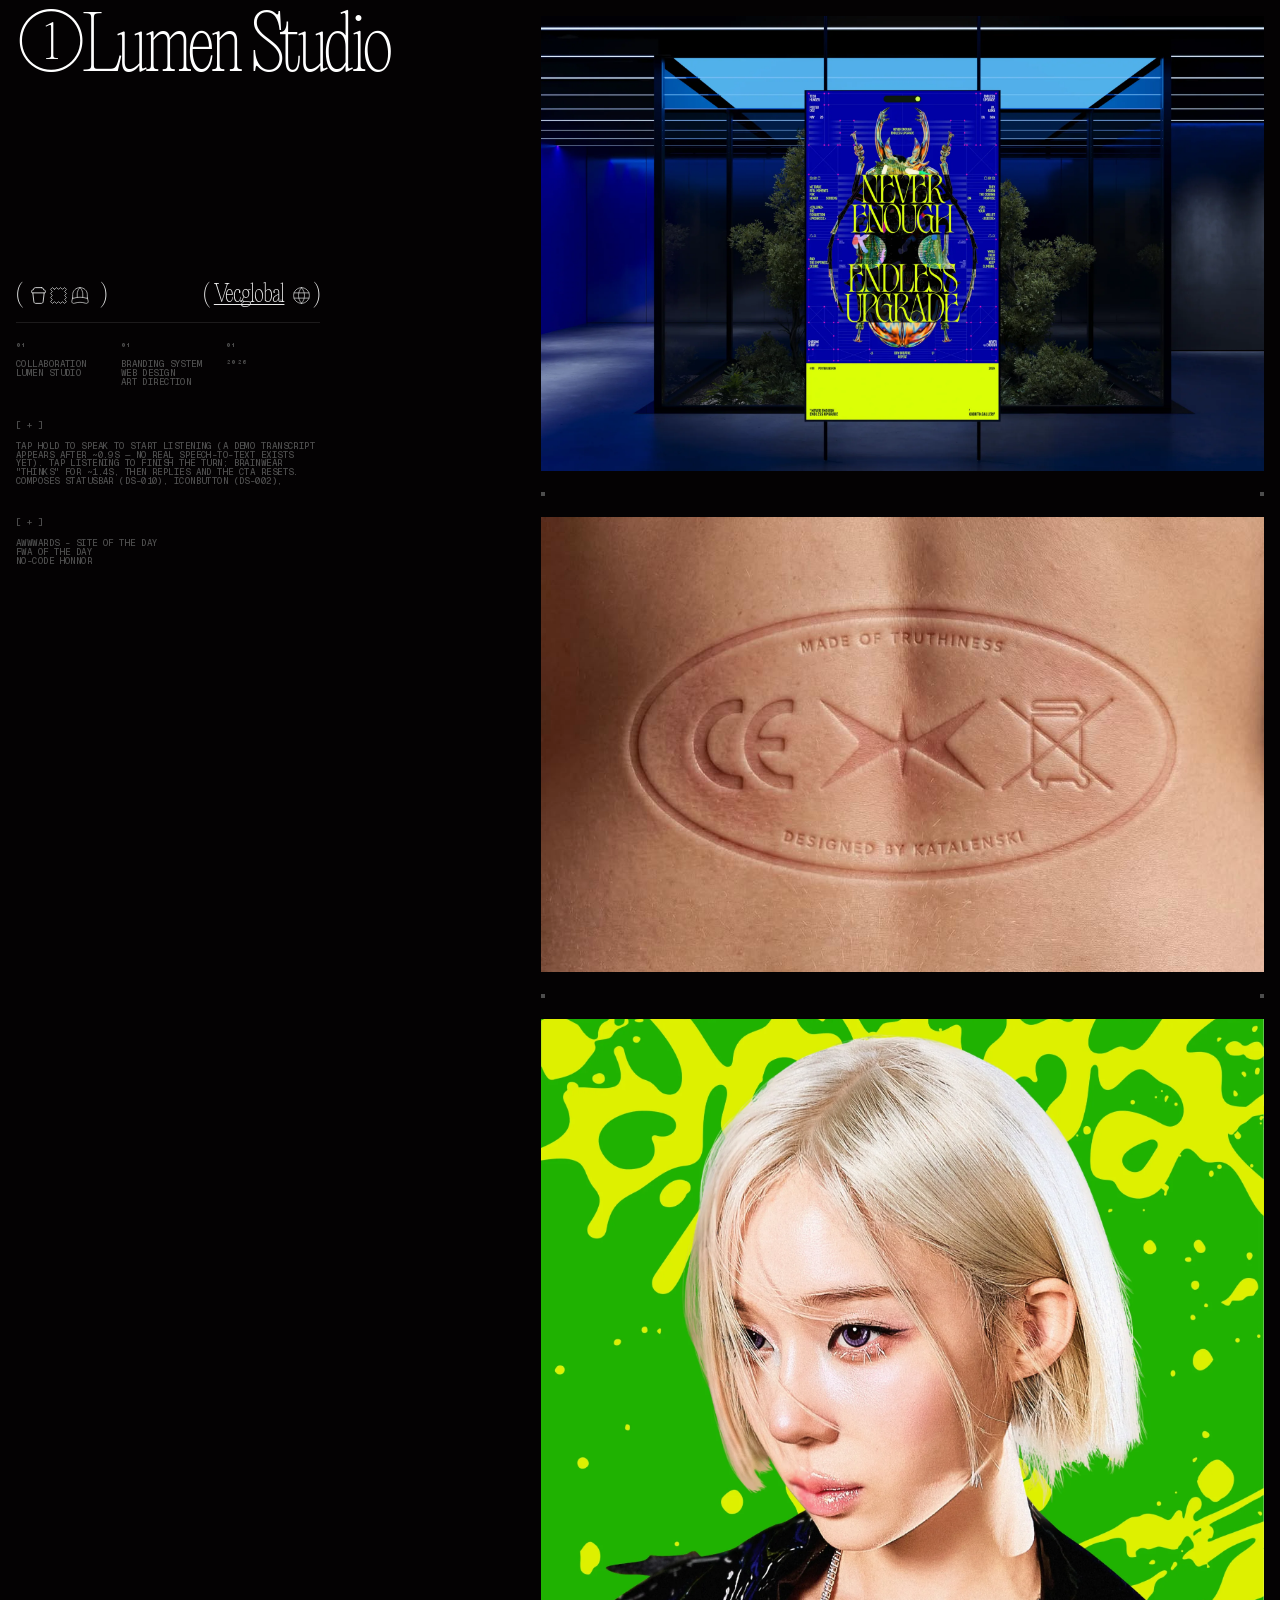
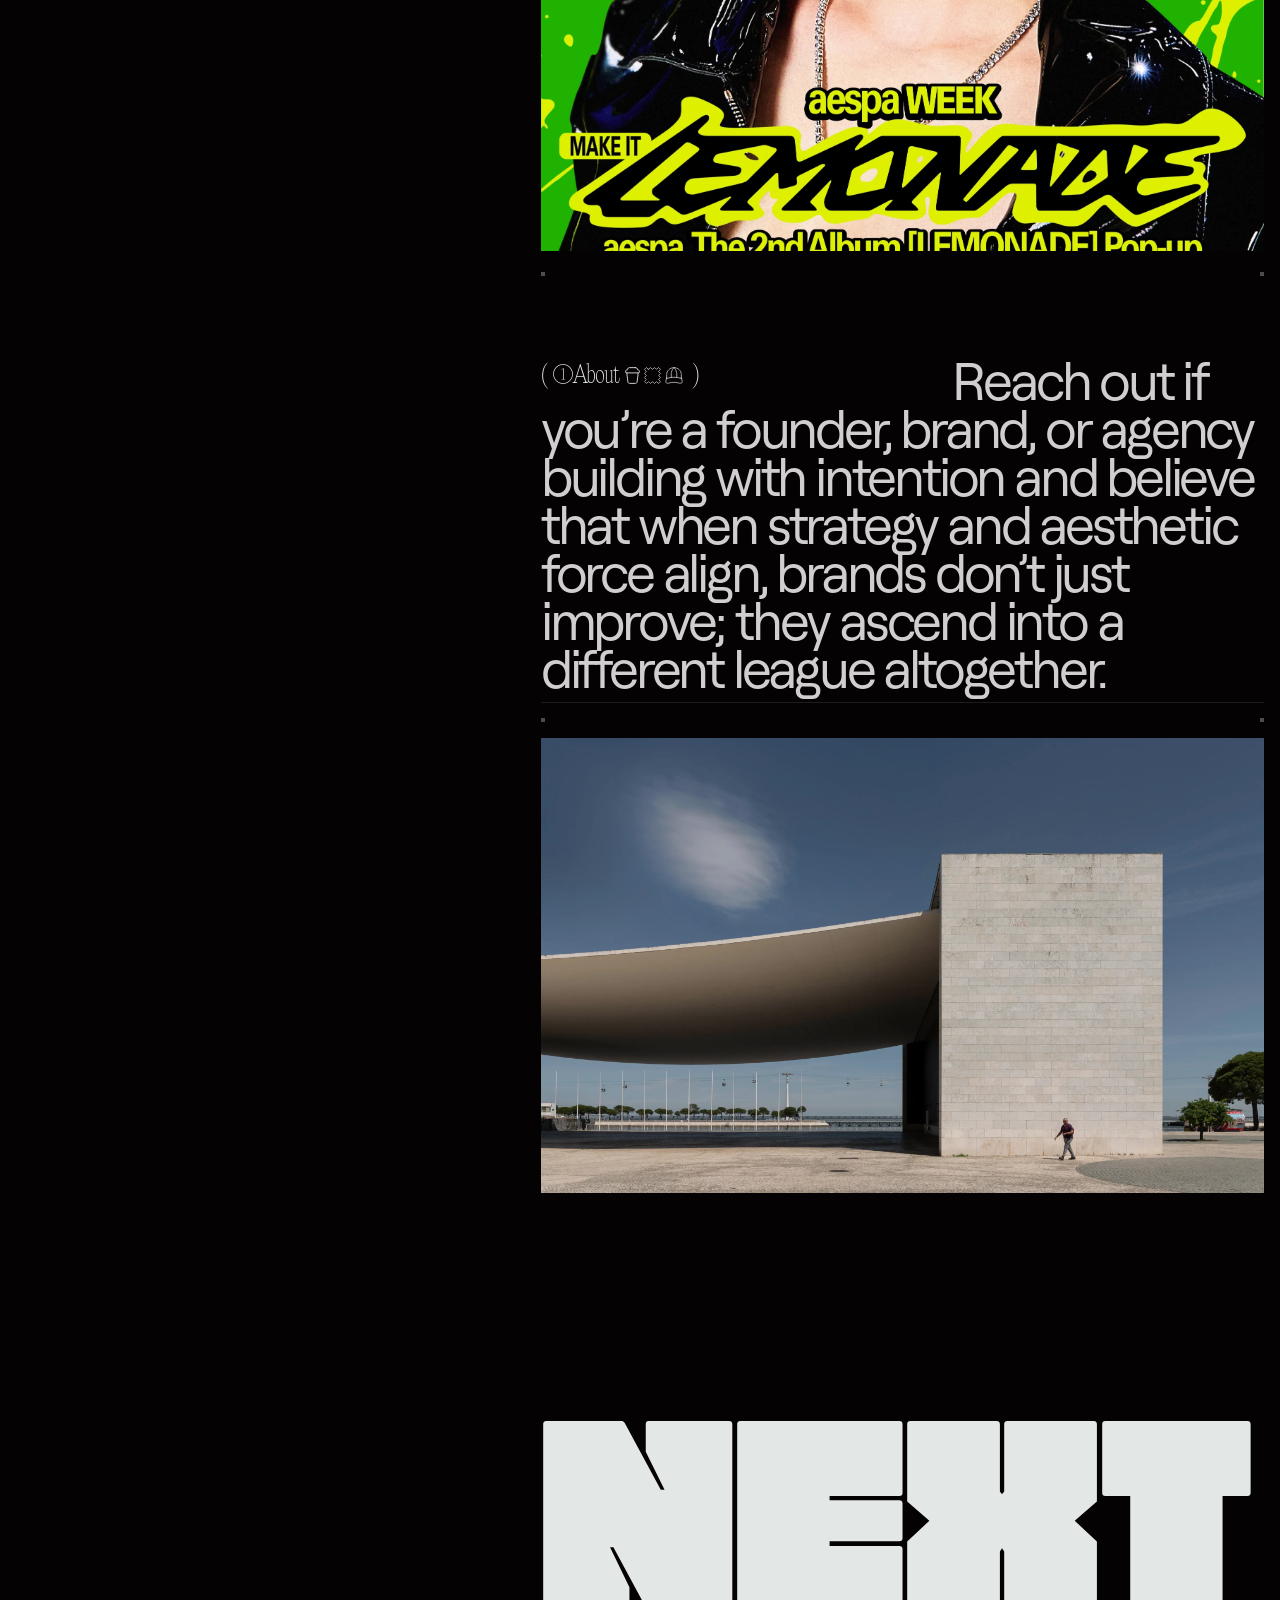
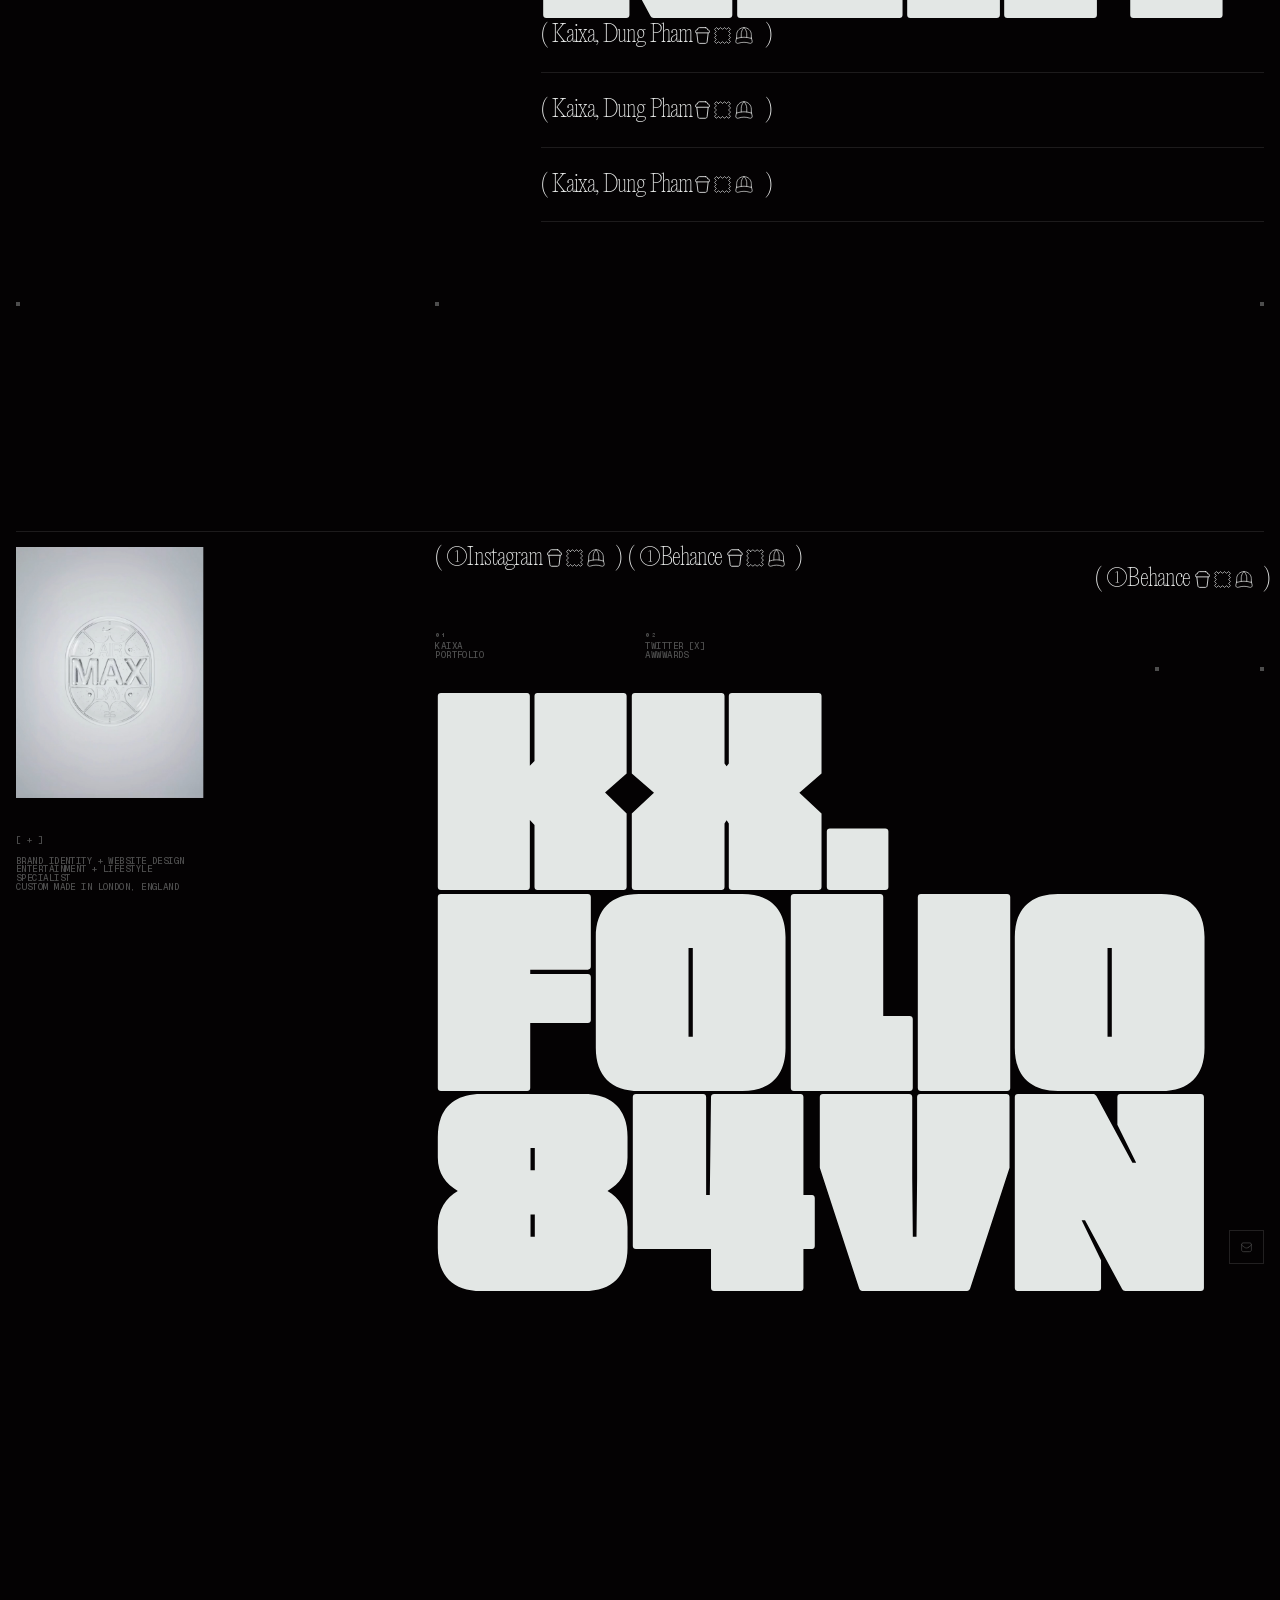
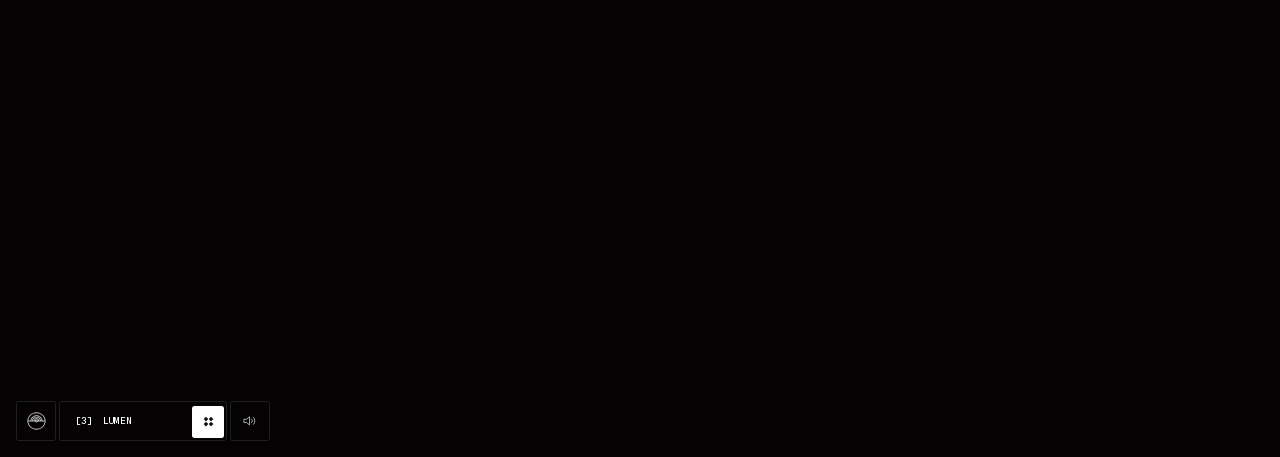
<file: work-detail.html>
<!DOCTYPE html>
<html lang="vi">
<head>
  <meta charset="utf-8">
  <!-- Bấm REFRESH thì chạy lại màn loading (người dùng chốt): sang index.html
       kèm ?ve=<trang này>, hết loading quay về đúng trang. Phải đứng ĐẦU
       <head> để trang chưa kịp vẽ gì đã chuyển đi. -->
  <script>try{var kxNav=performance.getEntriesByType('navigation')[0];if(kxNav&&kxNav.type==='reload'){location.replace('index.html?ve='+encodeURIComponent(location.pathname.split('/').pop()||'home.html')+location.hash)}}catch(e){}</script>
  <!-- Vừa tới từ màn loading (kx-page-transition.js): phủ ĐEN màu nền ngay
       khung hình đầu, tới khi dải pixel bắt đầu cắt lớp phủ đi. -->
  <script>try{var kxPt=sessionStorage.getItem('kx-pt:mo');if(kxPt){document.documentElement.classList.add('kx-pt-che');document.documentElement.style.setProperty('--kx-pt-che',JSON.parse(kxPt).coverColor||'#040203')}}catch(e){}</script>
  <style>html.kx-pt-che::after{content:"";position:fixed;inset:0;z-index:2147482999;background:var(--kx-pt-che,#040203)}</style>
  <meta name="viewport" content="width=device-width, initial-scale=1, viewport-fit=cover">
  <title>Lumen Studio — Kaixa</title>
  <meta name="theme-color" content="#040203">
  <link rel="icon" href="assets/img/favicon.svg" type="image/svg+xml">
  <link rel="icon" href="assets/img/favicon-32.png" type="image/png" sizes="32x32">
  <link rel="apple-touch-icon" href="assets/img/apple-touch-icon.png">
  <link rel="preload" as="font" type="font/woff2" href="assets/fonts/GeistMono-500-latin.woff2" crossorigin>
  <link rel="preload" as="font" type="font/woff2" href="assets/fonts/PPEditorialNew-Thin.woff2" crossorigin>
  <link rel="stylesheet" href="assets/css/kx-site.css">
  <link rel="stylesheet" href="assets/css/kx-detail.css">
</head>
<body>
  <!-- SINH TỰ ĐỘNG bởi tools/figma-to-html.mjs — sửa ở design/figma/detail.jsx rồi chạy lại. -->
  <main class="kx-page k0" data-page="detail" style="--H:7885" data-n="305:5147" data-name="Work Detail"><div class="k1" data-n="305:5148"><img class="k2" alt="" src="assets/detail/rectangle2869.webp"></div><div class="k3" data-n="305:5149"><img class="k2" alt="" src="assets/detail/rectangle2870.png"></div><div class="k4" data-n="305:5150"><img class="k2" alt="" src="assets/detail/rectangle2873.webp"></div><div class="k5" data-n="305:5151"><img class="k2" alt="" src="assets/detail/rectangle2872.webp"></div><div class="k6" data-n="305:5152"><div class="k7" data-n="305:5153"></div><div class="k7" data-n="305:5154"></div></div><div class="k8" data-n="305:5155"><div class="k7" data-n="305:5156"></div><div class="k7" data-n="305:5157"></div></div><div class="k9" data-n="305:5158"><div class="k7" data-n="305:5159"></div><div class="k7" data-n="305:5160"></div></div><div class="ka" data-n="305:5161"><div class="kb" data-n="305:5162"><div class="k7" data-n="305:5163"></div><div class="k7" data-n="305:5164"></div></div><p class="kc" data-n="305:5165">                                          Reach out if you’re a founder, brand, or agency building with intention and believe that when strategy and aesthetic force align, brands don’t just improve; they ascend into a different league altogether.</p><div class="kd" data-n="305:5166"><div class="ke"><div class="kf"><div class="kg"><img class="kh" alt="" src="assets/detail/line293.svg"></div></div></div></div><div class="ki" data-n="305:5167"><p class="kj" data-n="305:5168">( ①About                  )</p><div class="kk" data-n="305:5169"><div class="kl" data-n="305:5170" data-name="Fast Food, Drink/coffee-glass"><div class="km" data-n="I305:5170;11:10244" data-name="Group"><img class="kn" alt="" src="assets/detail/group1.svg"></div></div><div class="ko" data-n="305:5171" data-name="Clothes, Sewing/textile-material"><img class="kn" alt="" src="assets/detail/clothes-sewing-textile-material.svg"></div><div class="kp" data-n="305:5172" data-name="Clothes, Accessories/cap"><img class="kn" alt="" src="assets/detail/clothes-accessories-cap.svg"></div></div></div></div><p class="kq" data-n="305:5173">NEXT</p><div class="kr" data-n="305:5174"><p class="ks" data-n="305:5175">( Kaixa, Dung Pham                  )</p><div class="kt" data-n="305:5176"><div class="kl" data-n="305:5177" data-name="Fast Food, Drink/coffee-glass"><div class="km" data-n="I305:5177;11:10244" data-name="Group"><img class="kn" alt="" src="assets/detail/group1.svg"></div></div><div class="ko" data-n="305:5178" data-name="Clothes, Sewing/textile-material"><img class="kn" alt="" src="assets/detail/clothes-sewing-textile-material.svg"></div><div class="kp" data-n="305:5179" data-name="Clothes, Accessories/cap"><img class="kn" alt="" src="assets/detail/clothes-accessories-cap.svg"></div></div></div><div class="ku" data-n="305:5180"><div class="kg"><img class="kh" alt="" src="assets/detail/line297.svg"></div></div><div class="kv" data-n="305:5181"><p class="kw" data-n="305:5182">( Kaixa, Dung Pham                  )</p><div class="kx" data-n="305:5183"><div class="kl" data-n="305:5184" data-name="Fast Food, Drink/coffee-glass"><div class="km" data-n="I305:5184;11:10244" data-name="Group"><img class="kn" alt="" src="assets/detail/group1.svg"></div></div><div class="ko" data-n="305:5185" data-name="Clothes, Sewing/textile-material"><img class="kn" alt="" src="assets/detail/clothes-sewing-textile-material.svg"></div><div class="kp" data-n="305:5186" data-name="Clothes, Accessories/cap"><img class="kn" alt="" src="assets/detail/clothes-accessories-cap.svg"></div></div></div><div class="ky" data-n="305:5187"><div class="kg"><img class="kh" alt="" src="assets/detail/line297.svg"></div></div><div class="kz" data-n="305:5188"><p class="k10" data-n="305:5189">( Kaixa, Dung Pham                  )</p><div class="k11" data-n="305:5190"><div class="kl" data-n="305:5191" data-name="Fast Food, Drink/coffee-glass"><div class="km" data-n="I305:5191;11:10244" data-name="Group"><img class="kn" alt="" src="assets/detail/group1.svg"></div></div><div class="ko" data-n="305:5192" data-name="Clothes, Sewing/textile-material"><img class="kn" alt="" src="assets/detail/clothes-sewing-textile-material.svg"></div><div class="kp" data-n="305:5193" data-name="Clothes, Accessories/cap"><img class="kn" alt="" src="assets/detail/clothes-accessories-cap.svg"></div></div></div><div class="k12" data-n="305:5194"><div class="kg"><img class="kh" alt="" src="assets/detail/line297.svg"></div></div><div class="k13" data-n="305:5195"><div class="k14" data-n="305:5196"><p class="k15">02</p><p class="k15">TWITTER [X]</p><p class="k16">AWWWARDS</p></div><div class="k17" data-n="305:5197"><p class="k15">01</p><p class="k15">KAIXA</p><p class="k16">PORTFOLIO</p></div><div class="k18" data-n="305:5198"><p class="k19">KX.</p><p class="k19">FOLIO</p><p class="k1a">84VN</p></div><div class="k1b" data-n="305:5199"><div class="k1c" data-n="305:5200"><p class="k1d" data-n="305:5201">( ①Instagram                  )</p><div class="k1e" data-n="305:5202"><div class="kl" data-n="305:5203" data-name="Fast Food, Drink/coffee-glass"><div class="km" data-n="I305:5203;11:10244" data-name="Group"><img class="kn" alt="" src="assets/detail/group1.svg"></div></div><div class="ko" data-n="305:5204" data-name="Clothes, Sewing/textile-material"><img class="kn" alt="" src="assets/detail/clothes-sewing-textile-material.svg"></div><div class="kp" data-n="305:5205" data-name="Clothes, Accessories/cap"><img class="kn" alt="" src="assets/detail/clothes-accessories-cap.svg"></div></div></div><div class="k1c" data-n="305:5206"><p class="k1d" data-n="305:5207">( ①Behance                  )</p><div class="k1f" data-n="305:5208"><div class="kl" data-n="305:5209" data-name="Fast Food, Drink/coffee-glass"><div class="km" data-n="I305:5209;11:10244" data-name="Group"><img class="kn" alt="" src="assets/detail/group1.svg"></div></div><div class="ko" data-n="305:5210" data-name="Clothes, Sewing/textile-material"><img class="kn" alt="" src="assets/detail/clothes-sewing-textile-material.svg"></div><div class="kp" data-n="305:5211" data-name="Clothes, Accessories/cap"><img class="kn" alt="" src="assets/detail/clothes-accessories-cap.svg"></div></div></div></div><div class="k1g" data-n="305:5212"><p class="k1h" data-n="305:5213">( ①Behance                  )</p><div class="k1i" data-n="305:5214"><div class="kl" data-n="305:5215" data-name="Fast Food, Drink/coffee-glass"><div class="km" data-n="I305:5215;11:10244" data-name="Group"><img class="kn" alt="" src="assets/detail/group1.svg"></div></div><div class="ko" data-n="305:5216" data-name="Clothes, Sewing/textile-material"><img class="kn" alt="" src="assets/detail/clothes-sewing-textile-material.svg"></div><div class="kp" data-n="305:5217" data-name="Clothes, Accessories/cap"><img class="kn" alt="" src="assets/detail/clothes-accessories-cap.svg"></div></div></div><div class="k1j" data-n="305:5218"><div class="kg"><img class="kh" alt="" src="assets/detail/line249.svg"></div></div><div class="k1k" data-n="305:5219"></div><div class="k1l" data-n="305:5220"></div><div class="k1m" data-n="305:5221"></div><div class="k1n" data-n="305:5222"></div><div class="k1o" data-n="305:5223"></div><div class="k1p" data-n="305:5224"><div class="k1q" data-n="305:5225"></div><div class="k1r" data-n="305:5226" data-name="Emails/Mail, Email, Letter"><img class="kn" alt="" src="assets/detail/emails-mail-email-letter1.svg"></div></div><div class="k1s" data-n="305:5227"><div class="k1t" data-n="I305:5227;2051:49674" data-name="@digital_archive 1"><img class="k1u" src="assets/shared/digital-archive.jpg" alt=""></div></div><div class="k1v" data-n="305:5228"><p class="k1w" data-n="305:5229">[ + ]</p><div class="k1x" data-n="305:5230"><p class="k1y">Brand Identity + Website design</p><p class="k1y">Entertainment + Lifestyle Specialist</p><p class="k1z">Custom made in London, England</p></div></div></div><div class="k20" data-n="1:463"><div class="k21" data-n="1:464"><div class="k22" data-n="1:465"><div class="k23" data-n="1:466"></div><div class="k24" data-n="1:467" data-name="Logo-kaixa-01 2"><img class="kn" alt="" src="assets/detail/logo-kaixa012.svg"></div></div></div><div class="k25" data-n="1:469"><div class="k26" data-n="1:470"><div class="k27" data-n="1:471"><p class="k28" data-n="1:472">[1]</p><p class="k29" data-n="1:473">HOME</p></div><div class="k2a" data-n="1:474"><div class="k2b" data-n="1:475" data-name="Interface, Essential/Grid, Layout"><div class="k2c" data-n="I1:475;9:5369" data-name="Group"><img class="kn" alt="" src="assets/detail/group.svg"></div></div></div></div></div><div class="k21" data-n="1:476"><div class="k22" data-n="1:477"><div class="k23" data-n="1:478"></div></div><div class="k2d" data-n="1:479" data-name="Emails/Mail, Email, Letter"><img class="kn" alt="" src="assets/detail/emails-mail-email-letter.svg"></div></div></div><p class="k2e" data-n="305:5232">①Lumen Studio</p><div class="k2f" data-n="305:5233"><div class="ke"><div class="k2g"><div class="kg"><img class="kh" alt="" src="assets/detail/line292.svg"></div></div></div></div><div class="k2h" data-n="305:5234"><div class="k2i" data-n="305:5235"><p class="k15">01</p><p class="k15">​</p><p class="k15">CoLLABORATIOn</p><p class="k16">LUMEN STUDIO</p></div><div class="k2j" data-n="305:5236"><p class="k15">01</p><p class="k15">​</p><p class="k15">Branding SYSTEM</p><p class="k15">WEB DESIGN</p><p class="k16">ART DIRECTION</p></div><div class="k2j" data-n="305:5237"><p class="k15">01</p><p class="k15">​</p><p class="k16">2026</p></div></div><div class="k2k" data-n="305:5238"><p class="k2l" data-n="305:5239">(                   )</p><div class="k2m" data-n="305:5240"><div class="kl" data-n="305:5241" data-name="Fast Food, Drink/coffee-glass"><div class="km" data-n="I305:5241;11:10244" data-name="Group"><img class="kn" alt="" src="assets/detail/group1.svg"></div></div><div class="ko" data-n="305:5242" data-name="Clothes, Sewing/textile-material"><img class="kn" alt="" src="assets/detail/clothes-sewing-textile-material.svg"></div><div class="kp" data-n="305:5243" data-name="Clothes, Accessories/cap"><img class="kn" alt="" src="assets/detail/clothes-accessories-cap.svg"></div></div></div><div class="k2n" data-n="305:5244"><p class="k2o" data-n="305:5245"><span class="k2p">( </span><span class="k2q">Vec.global</span><span class="k2p">       )</span></p><div class="k2r" data-n="305:5246" data-name="Navigation, Maps/Earth, Home, World"><div class="k2c" data-n="I305:5246;9:36320" data-name="Group"><img class="kn" alt="" src="assets/detail/group2.svg"></div></div></div><div class="k2s" data-n="305:5247"><p class="k1w" data-n="305:5248">[ + ]</p><p class="k2t" data-n="305:5249">Tap Hold to speak to start listening (a demo transcript appears after ~0.9s — no real speech-to-text exists yet). Tap Listening to finish the turn; Brainwear "thinks" for ~1.4s, then replies and the CTA resets. Composes StatusBar (DS-010), IconButton (DS-002), </p></div><div class="k2u" data-n="305:5250"><p class="k2v" data-n="305:5251">[ + ]</p><div class="k2w" data-n="305:5252"><p class="k2x" data-n="305:5253">AWWWARDS - SITE OF THE DAY</p><p class="k2x" data-n="305:5254">FWA of the day</p><p class="k2x" data-n="305:5255">NO-CODE HONNOR</p></div></div></main>

  <!-- Hiệu ứng. Mỗi file tự chạy, tham số nằm trong CONFIG ở đầu file. -->
  <!-- ĐẦU TIÊN: trang vừa tới bằng lưới pixel (từ màn loading) thì quét ra ngay. -->
  <script src="assets/js/kx-page-transition.js"></script>
  <script src="assets/js/kx-smooth-scroll.js"></script>
  <script src="assets/js/kx-sticky.js"></script>
  <script src="assets/js/kx-site-nav.js"></script>
  <script src="assets/js/kx-spin.js"></script>
  <!-- Mọi chữ body (Geist Mono viết hoa 14): rê vào dòng nào thì dòng đó sáng + gõ lại. -->
  <script src="assets/js/kx-type-hover.js"></script>

  <!-- Hover nút (EMAIL ME…) bằng lưới pixel — như màn chuyển sau loading. -->
  <script src="assets/js/kx-pixel-hover.js"></script>
  <!-- Con trỏ có đuôi ruy-băng — cùng con trỏ của màn loading / contact. -->
  <script src="assets/js/kx-tail-cursor.js"></script>
  <!-- Con trỏ tàu alien (cả site). -->
  <script src="assets/js/kx-cursor.js"></script>
  <!-- Lưới chấm xám sáng lên theo chuột, để lại vệt mờ dần (cả site). -->
  <script src="assets/js/kx-dot-cursor.js"></script>
  <!-- Nút sound ở thanh nav (ô vốn là ô thư) + tiếng khi rê vào dự án. -->
  <script src="assets/js/kx-sound.js"></script>

  <!-- Bảng setting (nút vuông góc dưới phải) — CHỈ dùng khi làm việc. Nạp SAU
       các file hiệu ứng: nó áp giá trị đã lưu vào config ngay lúc được nạp.
       Bàn giao thì xoá đúng dòng dưới đây. -->
  <script src="assets/js/kx-panel.js"></script>
  <!-- Lưới 12 cột (bấm G) — CHỈ dùng khi làm việc; bàn giao thì xoá dòng này. -->
  <script src="assets/js/kx-grid.js"></script>
</body>
</html>
</file>
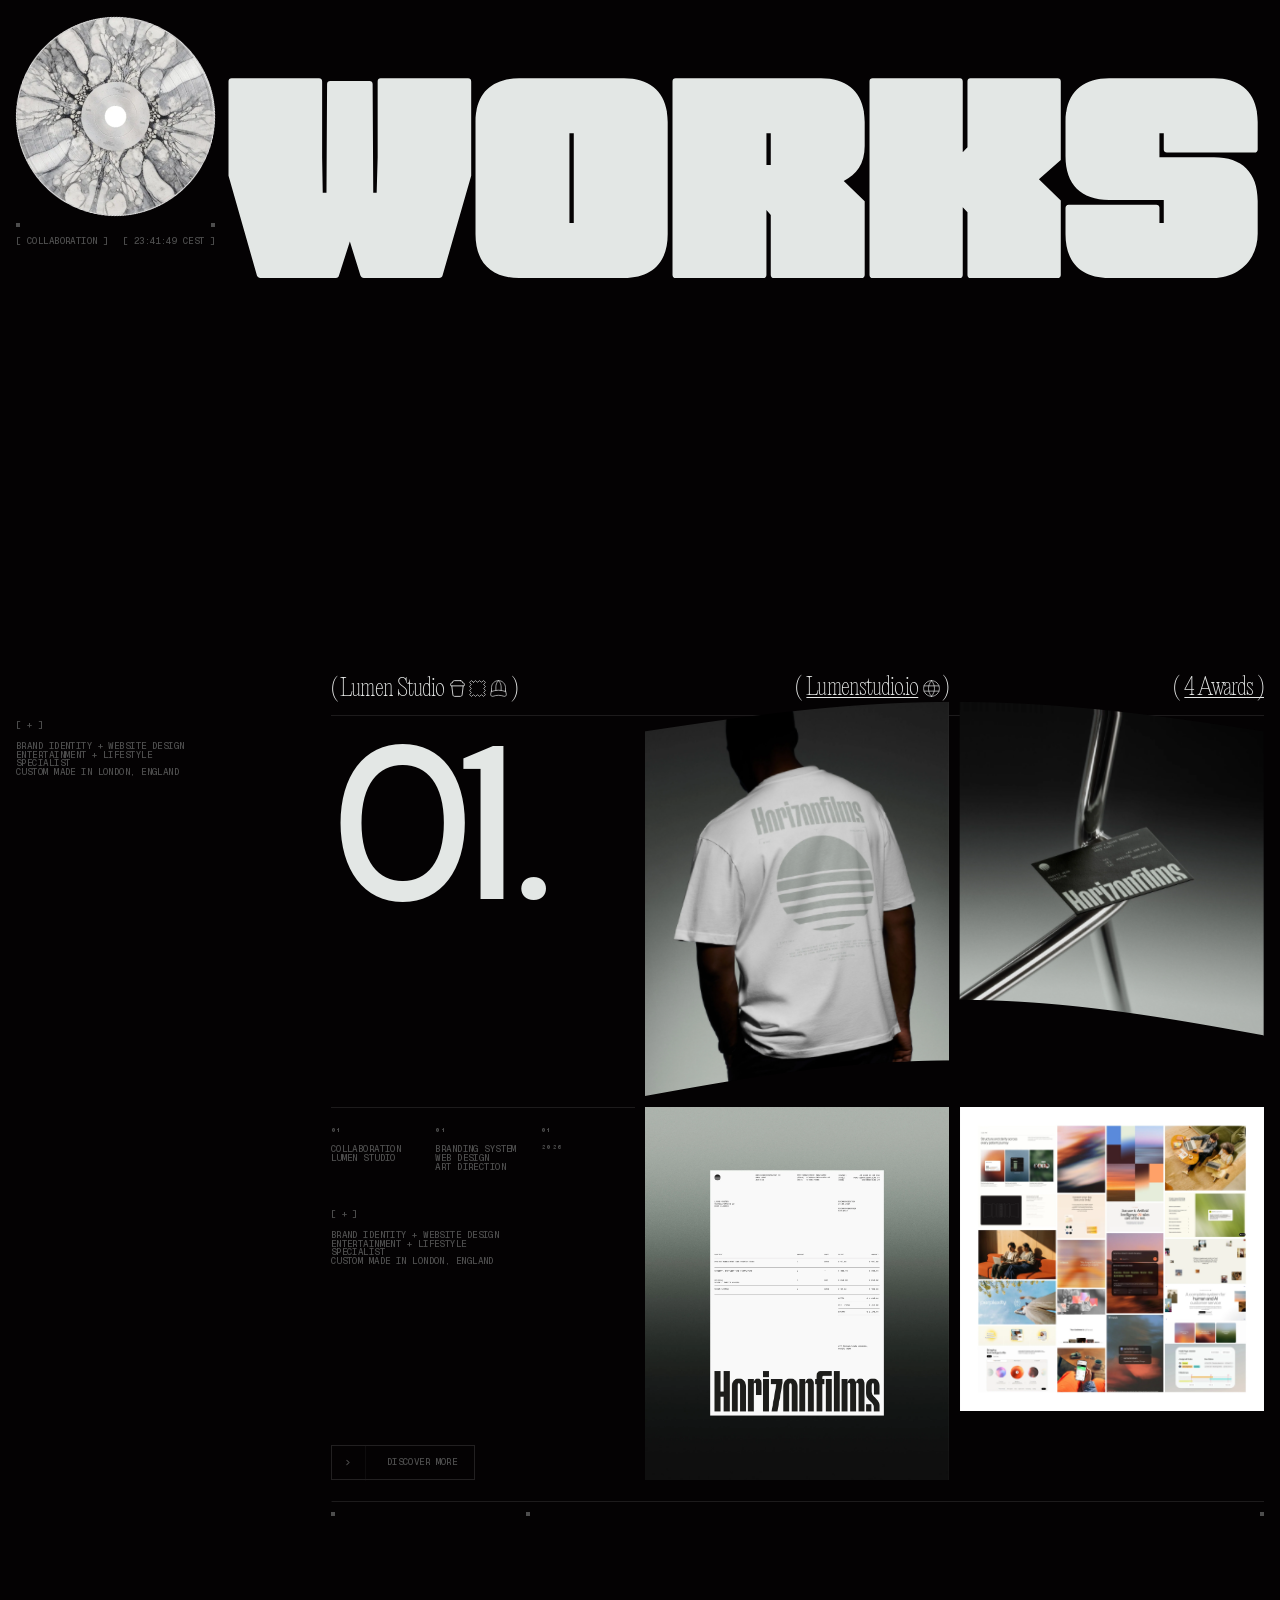
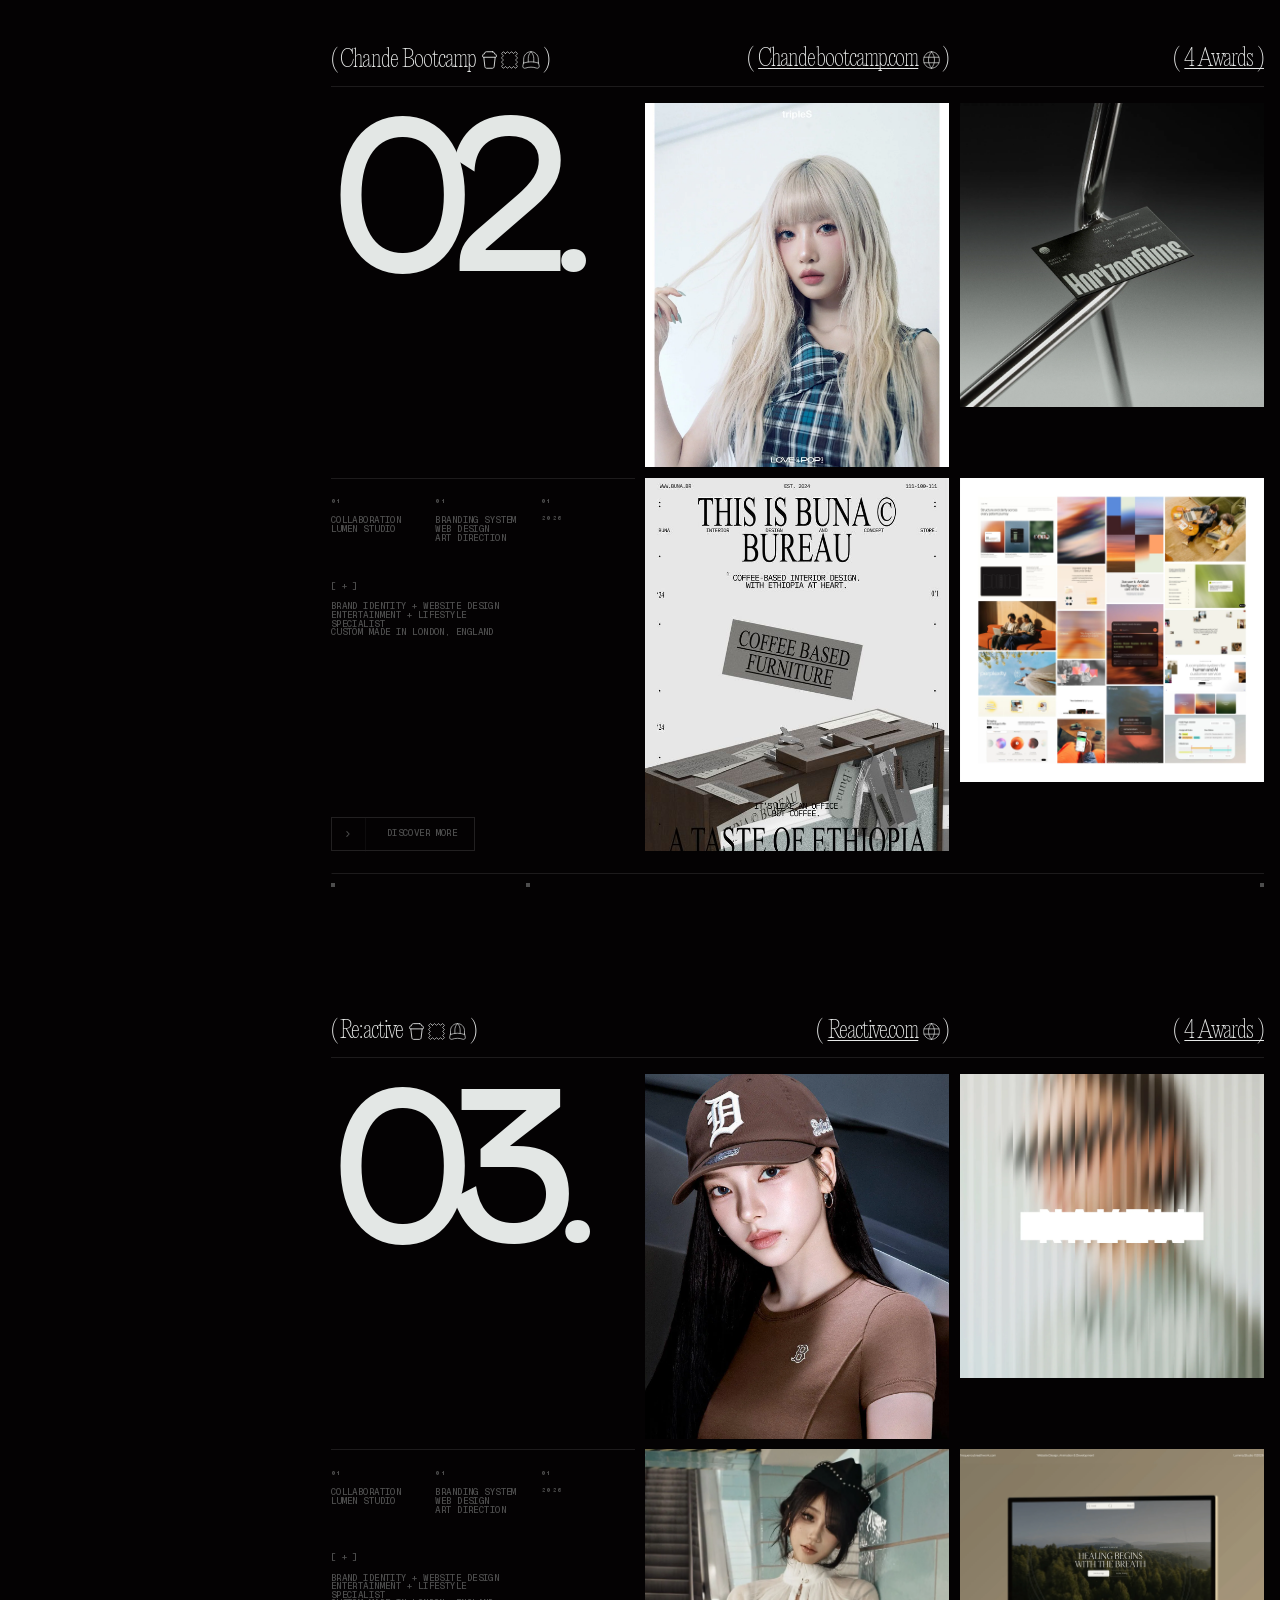
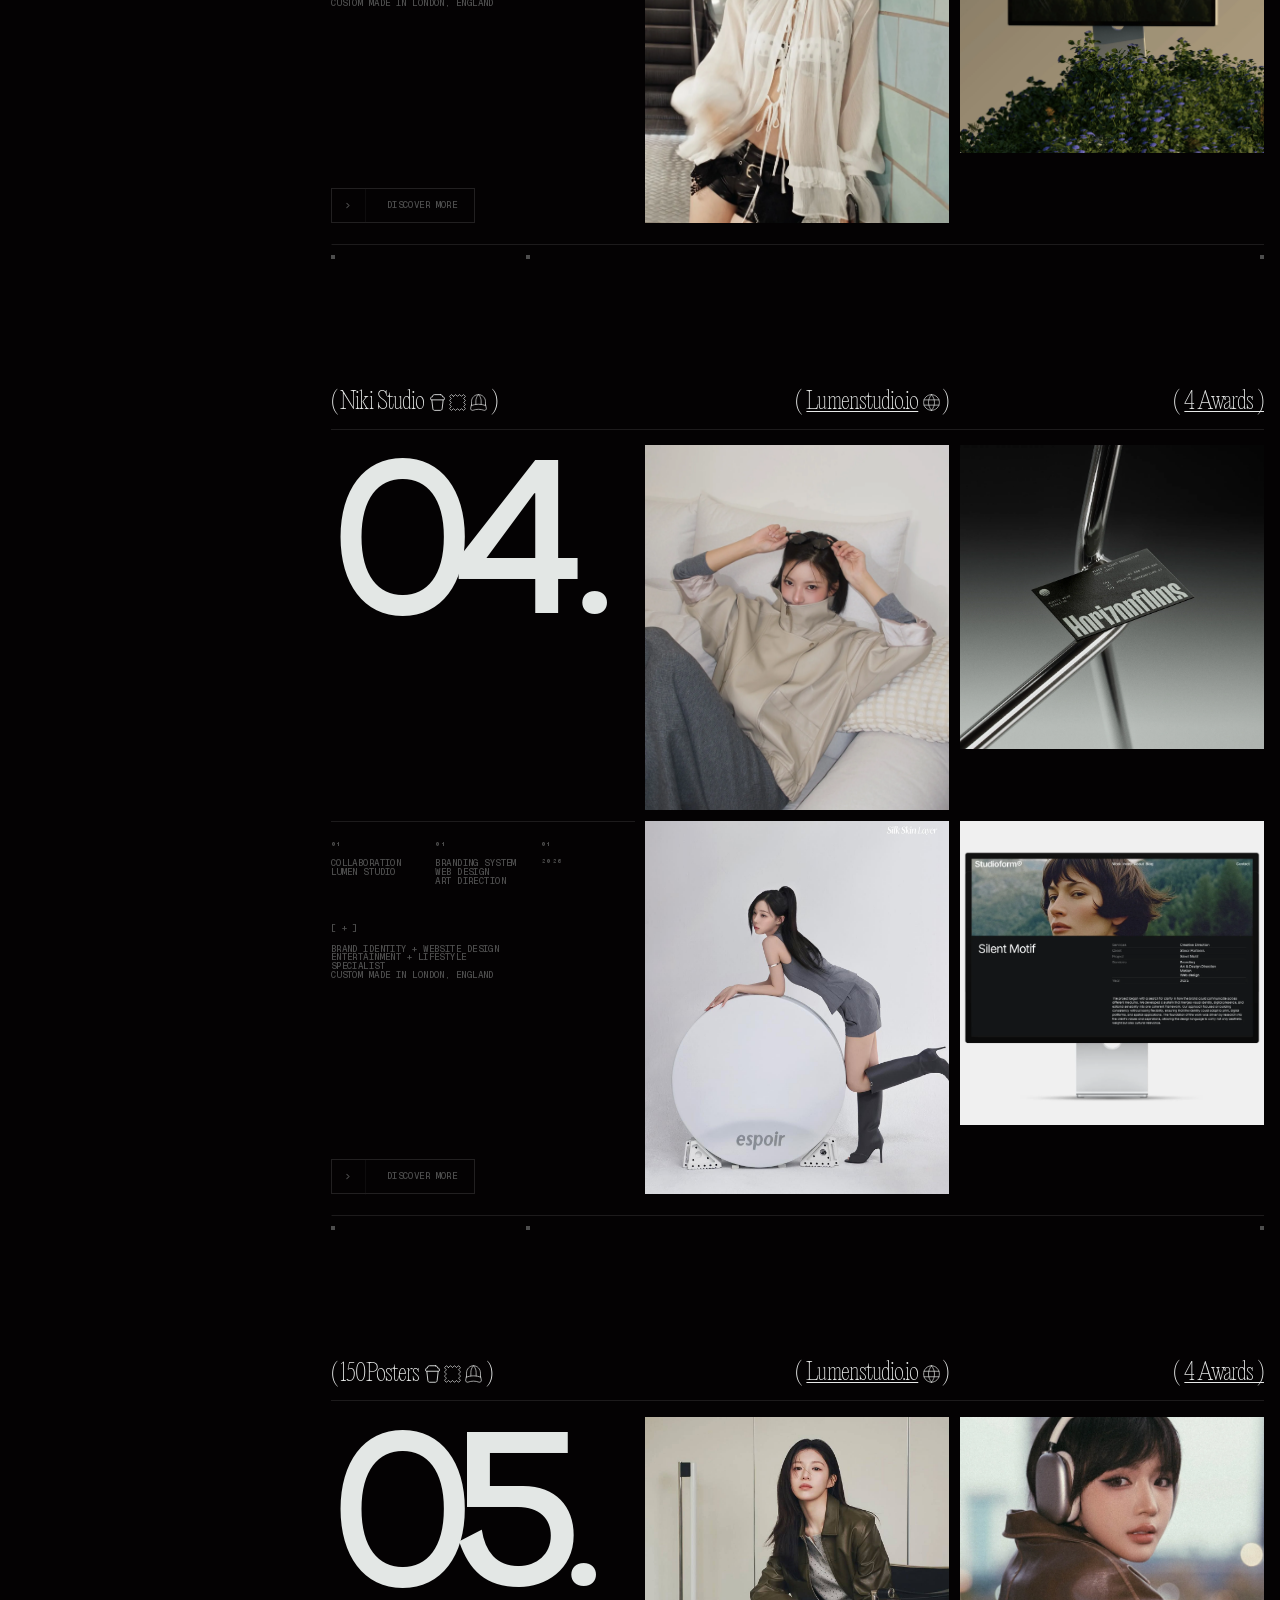
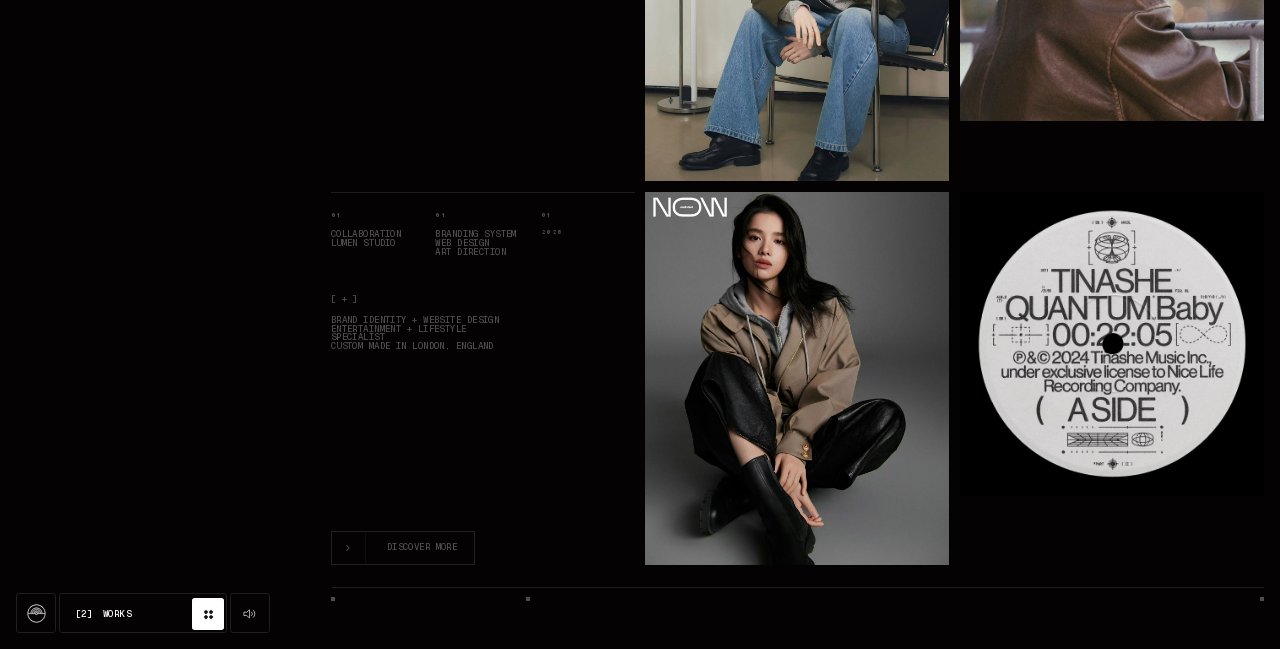
<file: works.html>
<!DOCTYPE html>
<html lang="vi">
<head>
  <meta charset="utf-8">
  <!-- Bấm REFRESH thì chạy lại màn loading (người dùng chốt): sang index.html
       kèm ?ve=<trang này>, hết loading quay về đúng trang. Phải đứng ĐẦU
       <head> để trang chưa kịp vẽ gì đã chuyển đi. -->
  <script>try{var kxNav=performance.getEntriesByType('navigation')[0];if(kxNav&&kxNav.type==='reload'){location.replace('index.html?ve='+encodeURIComponent(location.pathname.split('/').pop()||'home.html')+location.hash)}}catch(e){}</script>
  <!-- Vừa tới từ màn loading (kx-page-transition.js): phủ ĐEN màu nền ngay
       khung hình đầu, tới khi dải pixel bắt đầu cắt lớp phủ đi. -->
  <script>try{var kxPt=sessionStorage.getItem('kx-pt:mo');if(kxPt){document.documentElement.classList.add('kx-pt-che');document.documentElement.style.setProperty('--kx-pt-che',JSON.parse(kxPt).coverColor||'#040203')}}catch(e){}</script>
  <style>html.kx-pt-che::after{content:"";position:fixed;inset:0;z-index:2147482999;background:var(--kx-pt-che,#040203)}</style>
  <meta name="viewport" content="width=device-width, initial-scale=1, viewport-fit=cover">
  <title>Works — Kaixa</title>
  <meta name="theme-color" content="#040203">
  <link rel="icon" href="assets/img/favicon.svg" type="image/svg+xml">
  <link rel="icon" href="assets/img/favicon-32.png" type="image/png" sizes="32x32">
  <link rel="apple-touch-icon" href="assets/img/apple-touch-icon.png">
  <link rel="preload" as="font" type="font/woff2" href="assets/fonts/GeistMono-500-latin.woff2" crossorigin>
  <link rel="preload" as="font" type="font/woff2" href="assets/fonts/PPEditorialNew-Thin.woff2" crossorigin>
  <link rel="stylesheet" href="assets/css/kx-site.css">
  <link rel="stylesheet" href="assets/css/kx-works.css">
</head>
<body>
  <!-- SINH TỰ ĐỘNG bởi tools/figma-to-html.mjs — sửa ở design/figma/works.jsx rồi chạy lại. -->
  <main class="kx-page k0" data-page="works" style="--H:7913;height:calc(100svh + 6824.2 * var(--px))" data-n="325:5970" data-name="Works"><div class="k1" data-n="325:6734"><div class="k2" data-n="325:6651" data-name="Project 001"><div class="k2" data-n="325:6630"><div class="k3" data-n="325:6647"><div class="k4" data-n="325:6629"><div class="k5" data-n="325:5981"><div class="k6" data-n="325:5982"><p class="k7" data-n="325:5983">(</p><p class="k7" data-n="325:5984">Lumen Studio</p></div><div class="k8" data-n="325:5985"><div class="k9" data-n="325:5986"><div class="ka" data-n="325:5987" data-name="Fast Food, Drink/coffee-glass"><div class="kb" data-n="I325:5987;11:10244" data-name="Group"><img class="kc" alt="" src="assets/works/group1.svg"></div></div><div class="kd" data-n="325:5988" data-name="Clothes, Sewing/textile-material"><img class="kc" alt="" src="assets/works/clothes-sewing-textile-material.svg"></div><div class="ke" data-n="325:5989" data-name="Clothes, Accessories/cap"><img class="kc" alt="" src="assets/works/clothes-accessories-cap.svg"></div></div><p class="kf" data-n="325:5990">)</p></div></div><div class="kg" data-n="325:6003"><p class="kh" data-n="325:6004"><span class="ki">( </span><span class="kj">Lumenstudio.io</span></p><div class="kk" data-n="325:6005"><div class="kl" data-n="325:6006" data-name="Navigation, Maps/Earth, Home, World"><div class="km" data-n="I325:6006;9:36320" data-name="Group"><img class="kc" alt="" src="assets/works/group2.svg"></div></div><p class="kn" data-n="325:6007">)</p></div></div></div><p class="kh" data-n="325:6648"><span class="ki">( </span><span class="kj">4 Awards )</span></p></div><div class="ko" data-n="325:5978"><div class="kp"><img class="kq" alt="" src="assets/works/line242.svg"></div></div></div><div class="kr" data-n="325:6631"><div class="ks" data-n="325:6118"><p class="kt" data-n="325:6119">01.</p><div class="ku" data-n="325:6120"><div class="kv" data-n="325:6121"><img class="kw" alt="" src="assets/works/rectangle2992.webp"></div><div class="kx" data-n="325:6122"><img class="kw" alt="" src="assets/works/rectangle2993.webp"></div></div></div><div class="ky" data-n="325:6090"><div class="kz" data-n="325:6091"><div class="k10" data-n="325:6092"><div class="k11" data-n="325:6093"><div class="ky" data-n="325:6094"><div class="k12" data-n="325:6095"><div class="k13"><div class="k14"><div class="kp"><img class="kq" alt="" src="assets/works/line292.svg"></div></div></div></div><div class="k15" data-n="325:6096"><div class="k16" data-n="325:6097"><p class="k17">01</p><p class="k17">​</p><p class="k17">CoLLABORATIOn</p><p class="k18">LUMEN STUDIO</p></div><div class="k19" data-n="325:6098"><p class="k17">01</p><p class="k17">​</p><p class="k17">Branding SYSTEM</p><p class="k17">WEB DESIGN</p><p class="k18">ART DIRECTION</p></div><div class="k19" data-n="325:6099"><p class="k17">01</p><p class="k17">​</p><p class="k18">2026</p></div></div></div><div class="k1a" data-n="325:6100"><p class="k1b" data-n="325:6101">[ + ]</p><div class="k1c" data-n="325:6102"><p class="k1d">Brand Identity + Website design</p><p class="k1d">Entertainment + Lifestyle Specialist</p><p class="k1e">Custom made in London, England</p></div></div></div><div class="k1f" data-n="325:6103" data-name="Button"><p class="k1g" data-n="325:6104">DISCOVER MORE</p><div class="k1h" data-n="325:6105"></div><div class="k1i" data-n="325:6637" data-name="Interface, Essential/Arrow"><div class="km" data-n="I325:6637;9:8922" data-name="Group"><img class="kc" alt="" src="assets/works/group3.svg"></div></div><div class="k1j" data-n="325:6106"><div class="k1k"><div class="k1l"><div class="kp"><img class="kq" alt="" src="assets/works/line245.svg"></div></div></div></div></div></div><div class="ku" data-n="325:6108"><div class="k1m" data-n="325:6109"><img class="kw" alt="" src="assets/works/rectangle2994.webp"></div><div class="kx" data-n="325:6110"><img class="kw" alt="" src="assets/works/rectangle2995.webp"></div></div></div><div class="kr" data-n="325:6111"><div class="k12" data-n="325:6112"><div class="k13"><div class="k14"><div class="kp"><img class="kq" alt="" src="assets/works/line293.svg"></div></div></div></div><div class="k1n" data-n="325:6113"><div class="k1o" data-n="325:6114"><div class="k1p" data-n="325:6115"></div><div class="k1p" data-n="325:6116"></div></div><div class="k1p" data-n="325:6117"></div></div></div></div></div></div><div class="k2" data-n="325:6652" data-name="Project 2"><div class="k2" data-n="I325:6652;325:6630"><div class="k3" data-n="I325:6652;325:6647"><div class="k4" data-n="I325:6652;325:6629"><div class="k5" data-n="I325:6652;325:5981"><div class="k6" data-n="I325:6652;325:5982"><p class="k7" data-n="I325:6652;325:5983">(</p><p class="k7" data-n="I325:6652;325:5984">Chande Bootcamp</p></div><div class="k8" data-n="I325:6652;325:5985"><div class="k9" data-n="I325:6652;325:5986"><div class="ka" data-n="I325:6652;325:5987" data-name="Fast Food, Drink/coffee-glass"><div class="kb" data-n="I325:6652;325:5987;11:10244" data-name="Group"><img class="kc" alt="" src="assets/works/group1.svg"></div></div><div class="kd" data-n="I325:6652;325:5988" data-name="Clothes, Sewing/textile-material"><img class="kc" alt="" src="assets/works/clothes-sewing-textile-material.svg"></div><div class="ke" data-n="I325:6652;325:5989" data-name="Clothes, Accessories/cap"><img class="kc" alt="" src="assets/works/clothes-accessories-cap.svg"></div></div><p class="kf" data-n="I325:6652;325:5990">)</p></div></div><div class="kg" data-n="I325:6652;325:6003"><p class="kh" data-n="I325:6652;325:6004"><span class="ki">( </span><span class="kj">Chandebootcamp.com</span></p><div class="kk" data-n="I325:6652;325:6005"><div class="kl" data-n="I325:6652;325:6006" data-name="Navigation, Maps/Earth, Home, World"><div class="km" data-n="I325:6652;325:6006;9:36320" data-name="Group"><img class="kc" alt="" src="assets/works/group2.svg"></div></div><p class="kn" data-n="I325:6652;325:6007">)</p></div></div></div><p class="kh" data-n="I325:6652;325:6648"><span class="ki">( </span><span class="kj">4 Awards )</span></p></div><div class="ko" data-n="I325:6652;325:5978"><div class="kp"><img class="kq" alt="" src="assets/works/line242.svg"></div></div></div><div class="kr" data-n="I325:6652;325:6631"><div class="ks" data-n="I325:6652;325:6118"><p class="kt" data-n="I325:6652;325:6119">02.</p><div class="ku" data-n="I325:6652;325:6120"><div class="kv" data-n="I325:6652;325:6121"><img class="kw" alt="" src="assets/works/rectangle2996.webp"></div><div class="kx" data-n="I325:6652;325:6122"><img class="kw" alt="" src="assets/works/rectangle2993.webp"></div></div></div><div class="ky" data-n="I325:6652;325:6090"><div class="kz" data-n="I325:6652;325:6091"><div class="k10" data-n="I325:6652;325:6092"><div class="k11" data-n="I325:6652;325:6093"><div class="ky" data-n="I325:6652;325:6094"><div class="k12" data-n="I325:6652;325:6095"><div class="k13"><div class="k14"><div class="kp"><img class="kq" alt="" src="assets/works/line292.svg"></div></div></div></div><div class="k15" data-n="I325:6652;325:6096"><div class="k16" data-n="I325:6652;325:6097"><p class="k17">01</p><p class="k17">​</p><p class="k17">CoLLABORATIOn</p><p class="k18">LUMEN STUDIO</p></div><div class="k19" data-n="I325:6652;325:6098"><p class="k17">01</p><p class="k17">​</p><p class="k17">Branding SYSTEM</p><p class="k17">WEB DESIGN</p><p class="k18">ART DIRECTION</p></div><div class="k19" data-n="I325:6652;325:6099"><p class="k17">01</p><p class="k17">​</p><p class="k18">2026</p></div></div></div><div class="k1a" data-n="I325:6652;325:6100"><p class="k1b" data-n="I325:6652;325:6101">[ + ]</p><div class="k1c" data-n="I325:6652;325:6102"><p class="k1d">Brand Identity + Website design</p><p class="k1d">Entertainment + Lifestyle Specialist</p><p class="k1e">Custom made in London, England</p></div></div></div><div class="k1f" data-n="I325:6652;325:6103" data-name="Button"><p class="k1g" data-n="I325:6652;325:6104">DISCOVER MORE</p><div class="k1h" data-n="I325:6652;325:6105"></div><div class="k1i" data-n="I325:6652;325:6637" data-name="Interface, Essential/Arrow"><div class="km" data-n="I325:6652;325:6637;9:8922" data-name="Group"><img class="kc" alt="" src="assets/works/group3.svg"></div></div><div class="k1j" data-n="I325:6652;325:6106"><div class="k1k"><div class="k1l"><div class="kp"><img class="kq" alt="" src="assets/works/line245.svg"></div></div></div></div></div></div><div class="ku" data-n="I325:6652;325:6108"><div class="k1m" data-n="I325:6652;325:6109"><div class="k1q"><img class="k1r" alt="" src="assets/works/rectangle2997.png"></div></div><div class="kx" data-n="I325:6652;325:6110"><img class="kw" alt="" src="assets/works/rectangle2995.webp"></div></div></div><div class="kr" data-n="I325:6652;325:6111"><div class="k12" data-n="I325:6652;325:6112"><div class="k13"><div class="k14"><div class="kp"><img class="kq" alt="" src="assets/works/line293.svg"></div></div></div></div><div class="k1n" data-n="I325:6652;325:6113"><div class="k1o" data-n="I325:6652;325:6114"><div class="k1p" data-n="I325:6652;325:6115"></div><div class="k1p" data-n="I325:6652;325:6116"></div></div><div class="k1p" data-n="I325:6652;325:6117"></div></div></div></div></div></div><div class="k2" data-n="325:6735" data-name="Project 3"><div class="k2" data-n="I325:6735;325:6630"><div class="k3" data-n="I325:6735;325:6647"><div class="k4" data-n="I325:6735;325:6629"><div class="k5" data-n="I325:6735;325:5981"><div class="k6" data-n="I325:6735;325:5982"><p class="k7" data-n="I325:6735;325:5983">(</p><p class="k7" data-n="I325:6735;325:5984">Re:active</p></div><div class="k8" data-n="I325:6735;325:5985"><div class="k9" data-n="I325:6735;325:5986"><div class="ka" data-n="I325:6735;325:5987" data-name="Fast Food, Drink/coffee-glass"><div class="kb" data-n="I325:6735;325:5987;11:10244" data-name="Group"><img class="kc" alt="" src="assets/works/group1.svg"></div></div><div class="kd" data-n="I325:6735;325:5988" data-name="Clothes, Sewing/textile-material"><img class="kc" alt="" src="assets/works/clothes-sewing-textile-material.svg"></div><div class="ke" data-n="I325:6735;325:5989" data-name="Clothes, Accessories/cap"><img class="kc" alt="" src="assets/works/clothes-accessories-cap.svg"></div></div><p class="kf" data-n="I325:6735;325:5990">)</p></div></div><div class="kg" data-n="I325:6735;325:6003"><p class="kh" data-n="I325:6735;325:6004"><span class="ki">( </span><span class="kj">Reactive.com</span></p><div class="kk" data-n="I325:6735;325:6005"><div class="kl" data-n="I325:6735;325:6006" data-name="Navigation, Maps/Earth, Home, World"><div class="km" data-n="I325:6735;325:6006;9:36320" data-name="Group"><img class="kc" alt="" src="assets/works/group2.svg"></div></div><p class="kn" data-n="I325:6735;325:6007">)</p></div></div></div><p class="kh" data-n="I325:6735;325:6648"><span class="ki">( </span><span class="kj">4 Awards )</span></p></div><div class="ko" data-n="I325:6735;325:5978"><div class="kp"><img class="kq" alt="" src="assets/works/line242.svg"></div></div></div><div class="kr" data-n="I325:6735;325:6631"><div class="ks" data-n="I325:6735;325:6118"><p class="kt" data-n="I325:6735;325:6119">03.</p><div class="ku" data-n="I325:6735;325:6120"><div class="kv" data-n="I325:6735;325:6121"><img class="kw" alt="" src="assets/works/rectangle2998.webp"></div><div class="kx" data-n="I325:6735;325:6122"><img class="kw" alt="" src="assets/works/rectangle2999.webp"></div></div></div><div class="ky" data-n="I325:6735;325:6090"><div class="kz" data-n="I325:6735;325:6091"><div class="k10" data-n="I325:6735;325:6092"><div class="k11" data-n="I325:6735;325:6093"><div class="ky" data-n="I325:6735;325:6094"><div class="k12" data-n="I325:6735;325:6095"><div class="k13"><div class="k14"><div class="kp"><img class="kq" alt="" src="assets/works/line292.svg"></div></div></div></div><div class="k15" data-n="I325:6735;325:6096"><div class="k16" data-n="I325:6735;325:6097"><p class="k17">01</p><p class="k17">​</p><p class="k17">CoLLABORATIOn</p><p class="k18">LUMEN STUDIO</p></div><div class="k19" data-n="I325:6735;325:6098"><p class="k17">01</p><p class="k17">​</p><p class="k17">Branding SYSTEM</p><p class="k17">WEB DESIGN</p><p class="k18">ART DIRECTION</p></div><div class="k19" data-n="I325:6735;325:6099"><p class="k17">01</p><p class="k17">​</p><p class="k18">2026</p></div></div></div><div class="k1a" data-n="I325:6735;325:6100"><p class="k1b" data-n="I325:6735;325:6101">[ + ]</p><div class="k1c" data-n="I325:6735;325:6102"><p class="k1d">Brand Identity + Website design</p><p class="k1d">Entertainment + Lifestyle Specialist</p><p class="k1e">Custom made in London, England</p></div></div></div><div class="k1f" data-n="I325:6735;325:6103" data-name="Button"><p class="k1g" data-n="I325:6735;325:6104">DISCOVER MORE</p><div class="k1h" data-n="I325:6735;325:6105"></div><div class="k1i" data-n="I325:6735;325:6637" data-name="Interface, Essential/Arrow"><div class="km" data-n="I325:6735;325:6637;9:8922" data-name="Group"><img class="kc" alt="" src="assets/works/group3.svg"></div></div><div class="k1j" data-n="I325:6735;325:6106"><div class="k1k"><div class="k1l"><div class="kp"><img class="kq" alt="" src="assets/works/line245.svg"></div></div></div></div></div></div><div class="ku" data-n="I325:6735;325:6108"><div class="k1m" data-n="I325:6735;325:6109"><img class="kw" alt="" src="assets/works/rectangle3000.webp"></div><div class="kx" data-n="I325:6735;325:6110"><img class="kw" alt="" src="assets/works/rectangle3001.webp"></div></div></div><div class="kr" data-n="I325:6735;325:6111"><div class="k12" data-n="I325:6735;325:6112"><div class="k13"><div class="k14"><div class="kp"><img class="kq" alt="" src="assets/works/line293.svg"></div></div></div></div><div class="k1n" data-n="I325:6735;325:6113"><div class="k1o" data-n="I325:6735;325:6114"><div class="k1p" data-n="I325:6735;325:6115"></div><div class="k1p" data-n="I325:6735;325:6116"></div></div><div class="k1p" data-n="I325:6735;325:6117"></div></div></div></div></div></div><div class="k2" data-n="325:6903" data-name="Project 4"><div class="k2" data-n="I325:6903;325:6630"><div class="k3" data-n="I325:6903;325:6647"><div class="k4" data-n="I325:6903;325:6629"><div class="k5" data-n="I325:6903;325:5981"><div class="k6" data-n="I325:6903;325:5982"><p class="k7" data-n="I325:6903;325:5983">(</p><p class="k7" data-n="I325:6903;325:5984">Niki Studio</p></div><div class="k8" data-n="I325:6903;325:5985"><div class="k9" data-n="I325:6903;325:5986"><div class="ka" data-n="I325:6903;325:5987" data-name="Fast Food, Drink/coffee-glass"><div class="kb" data-n="I325:6903;325:5987;11:10244" data-name="Group"><img class="kc" alt="" src="assets/works/group1.svg"></div></div><div class="kd" data-n="I325:6903;325:5988" data-name="Clothes, Sewing/textile-material"><img class="kc" alt="" src="assets/works/clothes-sewing-textile-material.svg"></div><div class="ke" data-n="I325:6903;325:5989" data-name="Clothes, Accessories/cap"><img class="kc" alt="" src="assets/works/clothes-accessories-cap.svg"></div></div><p class="kf" data-n="I325:6903;325:5990">)</p></div></div><div class="kg" data-n="I325:6903;325:6003"><p class="kh" data-n="I325:6903;325:6004"><span class="ki">( </span><span class="kj">Lumenstudio.io</span></p><div class="kk" data-n="I325:6903;325:6005"><div class="kl" data-n="I325:6903;325:6006" data-name="Navigation, Maps/Earth, Home, World"><div class="km" data-n="I325:6903;325:6006;9:36320" data-name="Group"><img class="kc" alt="" src="assets/works/group2.svg"></div></div><p class="kn" data-n="I325:6903;325:6007">)</p></div></div></div><p class="kh" data-n="I325:6903;325:6648"><span class="ki">( </span><span class="kj">4 Awards )</span></p></div><div class="ko" data-n="I325:6903;325:5978"><div class="kp"><img class="kq" alt="" src="assets/works/line242.svg"></div></div></div><div class="kr" data-n="I325:6903;325:6631"><div class="ks" data-n="I325:6903;325:6118"><p class="kt" data-n="I325:6903;325:6119">04.</p><div class="ku" data-n="I325:6903;325:6120"><div class="kv" data-n="I325:6903;325:6121"><img class="kw" alt="" src="assets/works/rectangle3002.webp"></div><div class="kx" data-n="I325:6903;325:6122"><img class="kw" alt="" src="assets/works/rectangle2993.webp"></div></div></div><div class="ky" data-n="I325:6903;325:6090"><div class="kz" data-n="I325:6903;325:6091"><div class="k10" data-n="I325:6903;325:6092"><div class="k11" data-n="I325:6903;325:6093"><div class="ky" data-n="I325:6903;325:6094"><div class="k12" data-n="I325:6903;325:6095"><div class="k13"><div class="k14"><div class="kp"><img class="kq" alt="" src="assets/works/line292.svg"></div></div></div></div><div class="k15" data-n="I325:6903;325:6096"><div class="k16" data-n="I325:6903;325:6097"><p class="k17">01</p><p class="k17">​</p><p class="k17">CoLLABORATIOn</p><p class="k18">LUMEN STUDIO</p></div><div class="k19" data-n="I325:6903;325:6098"><p class="k17">01</p><p class="k17">​</p><p class="k17">Branding SYSTEM</p><p class="k17">WEB DESIGN</p><p class="k18">ART DIRECTION</p></div><div class="k19" data-n="I325:6903;325:6099"><p class="k17">01</p><p class="k17">​</p><p class="k18">2026</p></div></div></div><div class="k1a" data-n="I325:6903;325:6100"><p class="k1b" data-n="I325:6903;325:6101">[ + ]</p><div class="k1c" data-n="I325:6903;325:6102"><p class="k1d">Brand Identity + Website design</p><p class="k1d">Entertainment + Lifestyle Specialist</p><p class="k1e">Custom made in London, England</p></div></div></div><div class="k1f" data-n="I325:6903;325:6103" data-name="Button"><p class="k1g" data-n="I325:6903;325:6104">DISCOVER MORE</p><div class="k1h" data-n="I325:6903;325:6105"></div><div class="k1i" data-n="I325:6903;325:6637" data-name="Interface, Essential/Arrow"><div class="km" data-n="I325:6903;325:6637;9:8922" data-name="Group"><img class="kc" alt="" src="assets/works/group3.svg"></div></div><div class="k1j" data-n="I325:6903;325:6106"><div class="k1k"><div class="k1l"><div class="kp"><img class="kq" alt="" src="assets/works/line245.svg"></div></div></div></div></div></div><div class="ku" data-n="I325:6903;325:6108"><div class="k1m" data-n="I325:6903;325:6109"><img class="kw" alt="" src="assets/works/rectangle3003.png"></div><div class="kx" data-n="I325:6903;325:6110"><img class="kw" alt="" src="assets/works/rectangle3004.webp"></div></div></div><div class="kr" data-n="I325:6903;325:6111"><div class="k12" data-n="I325:6903;325:6112"><div class="k13"><div class="k14"><div class="kp"><img class="kq" alt="" src="assets/works/line293.svg"></div></div></div></div><div class="k1n" data-n="I325:6903;325:6113"><div class="k1o" data-n="I325:6903;325:6114"><div class="k1p" data-n="I325:6903;325:6115"></div><div class="k1p" data-n="I325:6903;325:6116"></div></div><div class="k1p" data-n="I325:6903;325:6117"></div></div></div></div></div></div><div class="k2" data-n="325:6986" data-name="Project 5"><div class="k2" data-n="I325:6986;325:6630"><div class="k3" data-n="I325:6986;325:6647"><div class="k4" data-n="I325:6986;325:6629"><div class="k5" data-n="I325:6986;325:5981"><div class="k6" data-n="I325:6986;325:5982"><p class="k7" data-n="I325:6986;325:5983">(</p><p class="k7" data-n="I325:6986;325:5984">150Posters</p></div><div class="k8" data-n="I325:6986;325:5985"><div class="k9" data-n="I325:6986;325:5986"><div class="ka" data-n="I325:6986;325:5987" data-name="Fast Food, Drink/coffee-glass"><div class="kb" data-n="I325:6986;325:5987;11:10244" data-name="Group"><img class="kc" alt="" src="assets/works/group1.svg"></div></div><div class="kd" data-n="I325:6986;325:5988" data-name="Clothes, Sewing/textile-material"><img class="kc" alt="" src="assets/works/clothes-sewing-textile-material.svg"></div><div class="ke" data-n="I325:6986;325:5989" data-name="Clothes, Accessories/cap"><img class="kc" alt="" src="assets/works/clothes-accessories-cap.svg"></div></div><p class="kf" data-n="I325:6986;325:5990">)</p></div></div><div class="kg" data-n="I325:6986;325:6003"><p class="kh" data-n="I325:6986;325:6004"><span class="ki">( </span><span class="kj">Lumenstudio.io</span></p><div class="kk" data-n="I325:6986;325:6005"><div class="kl" data-n="I325:6986;325:6006" data-name="Navigation, Maps/Earth, Home, World"><div class="km" data-n="I325:6986;325:6006;9:36320" data-name="Group"><img class="kc" alt="" src="assets/works/group2.svg"></div></div><p class="kn" data-n="I325:6986;325:6007">)</p></div></div></div><p class="kh" data-n="I325:6986;325:6648"><span class="ki">( </span><span class="kj">4 Awards )</span></p></div><div class="ko" data-n="I325:6986;325:5978"><div class="kp"><img class="kq" alt="" src="assets/works/line242.svg"></div></div></div><div class="kr" data-n="I325:6986;325:6631"><div class="ks" data-n="I325:6986;325:6118"><p class="kt" data-n="I325:6986;325:6119">05.</p><div class="ku" data-n="I325:6986;325:6120"><div class="kv" data-n="I325:6986;325:6121"><img class="kw" alt="" src="assets/works/rectangle3005.png"></div><div class="kx" data-n="I325:6986;325:6122"><img class="kw" alt="" src="assets/works/rectangle3006.webp"></div></div></div><div class="ky" data-n="I325:6986;325:6090"><div class="kz" data-n="I325:6986;325:6091"><div class="k10" data-n="I325:6986;325:6092"><div class="k11" data-n="I325:6986;325:6093"><div class="ky" data-n="I325:6986;325:6094"><div class="k12" data-n="I325:6986;325:6095"><div class="k13"><div class="k14"><div class="kp"><img class="kq" alt="" src="assets/works/line292.svg"></div></div></div></div><div class="k15" data-n="I325:6986;325:6096"><div class="k16" data-n="I325:6986;325:6097"><p class="k17">01</p><p class="k17">​</p><p class="k17">CoLLABORATIOn</p><p class="k18">LUMEN STUDIO</p></div><div class="k19" data-n="I325:6986;325:6098"><p class="k17">01</p><p class="k17">​</p><p class="k17">Branding SYSTEM</p><p class="k17">WEB DESIGN</p><p class="k18">ART DIRECTION</p></div><div class="k19" data-n="I325:6986;325:6099"><p class="k17">01</p><p class="k17">​</p><p class="k18">2026</p></div></div></div><div class="k1a" data-n="I325:6986;325:6100"><p class="k1b" data-n="I325:6986;325:6101">[ + ]</p><div class="k1c" data-n="I325:6986;325:6102"><p class="k1d">Brand Identity + Website design</p><p class="k1d">Entertainment + Lifestyle Specialist</p><p class="k1e">Custom made in London, England</p></div></div></div><div class="k1f" data-n="I325:6986;325:6103" data-name="Button"><p class="k1g" data-n="I325:6986;325:6104">DISCOVER MORE</p><div class="k1h" data-n="I325:6986;325:6105"></div><div class="k1i" data-n="I325:6986;325:6637" data-name="Interface, Essential/Arrow"><div class="km" data-n="I325:6986;325:6637;9:8922" data-name="Group"><img class="kc" alt="" src="assets/works/group3.svg"></div></div><div class="k1j" data-n="I325:6986;325:6106"><div class="k1k"><div class="k1l"><div class="kp"><img class="kq" alt="" src="assets/works/line245.svg"></div></div></div></div></div></div><div class="ku" data-n="I325:6986;325:6108"><div class="k1m" data-n="I325:6986;325:6109"><div class="k1q"><img class="k1s" alt="" src="assets/works/rectangle3007.png"></div></div><div class="kx" data-n="I325:6986;325:6110"><img class="kw" alt="" src="assets/works/rectangle3008.webp"></div></div></div><div class="kr" data-n="I325:6986;325:6111"><div class="k12" data-n="I325:6986;325:6112"><div class="k13"><div class="k14"><div class="kp"><img class="kq" alt="" src="assets/works/line293.svg"></div></div></div></div><div class="k1n" data-n="I325:6986;325:6113"><div class="k1o" data-n="I325:6986;325:6114"><div class="k1p" data-n="I325:6986;325:6115"></div><div class="k1p" data-n="I325:6986;325:6116"></div></div><div class="k1p" data-n="I325:6986;325:6117"></div></div></div></div></div></div></div><div class="k1t" data-n="325:6628"><div class="k3" data-n="325:6624"><div class="k1u" data-n="325:6622"><div class="k1v" data-n="325:6130" data-kx-motion><img class="kc" alt="" height="299" src="assets/works/ellipse143.webp" width="299"></div></div><p class="k1w" data-n="325:6089">WORKS</p></div><div class="k1x" data-n="325:6627"><div class="k1y" data-n="325:6626"><div class="k1p" data-n="325:6125"></div><p class="k1z" data-n="325:6126">[ COLLABORATION ]</p></div><div class="k20" data-n="325:6625"><div class="k1p" data-n="325:6128"></div><p class="k21" data-n="325:6129">[ 23:41:49 CEST ]</p></div></div></div><div class="k22" data-n="325:6818"><div class="k1a" data-n="325:6026"><p class="k1b" data-n="325:6027">[ + ]</p><div class="k1c" data-n="325:6028"><p class="k1d">Brand Identity + Website design</p><p class="k1d">Entertainment + Lifestyle Specialist</p><p class="k1e">Custom made in London, England</p></div></div><div class="k23" data-n="1:463"><div class="k24" data-n="1:464"><div class="k25" data-n="1:465"><div class="k26" data-n="1:466"></div><div class="k27" data-n="1:467" data-name="Logo-kaixa-01 2"><img class="kc" alt="" src="assets/works/logo-kaixa012.svg"></div></div></div><div class="k28" data-n="1:469"><div class="k29" data-n="1:470"><div class="k2a" data-n="1:471"><p class="k2b" data-n="1:472">[1]</p><p class="k2c" data-n="1:473">HOME</p></div><div class="k2d" data-n="1:474"><div class="k2e" data-n="1:475" data-name="Interface, Essential/Grid, Layout"><div class="km" data-n="I1:475;9:5369" data-name="Group"><img class="kc" alt="" src="assets/works/group.svg"></div></div></div></div></div><div class="k24" data-n="1:476"><div class="k25" data-n="1:477"><div class="k26" data-n="1:478"></div></div><div class="k2f" data-n="1:479" data-name="Emails/Mail, Email, Letter"><img class="kc" alt="" src="assets/works/emails-mail-email-letter.svg"></div></div></div></div></main>

  <!-- Hiệu ứng. Mỗi file tự chạy, tham số nằm trong CONFIG ở đầu file. -->
  <!-- ĐẦU TIÊN: trang vừa tới bằng lưới pixel (từ màn loading) thì quét ra ngay. -->
  <script src="assets/js/kx-page-transition.js"></script>
  <script src="assets/js/kx-smooth-scroll.js"></script>
  <script src="assets/js/kx-sticky.js"></script>
  <script src="assets/js/kx-site-nav.js"></script>
  <script src="assets/js/kx-spin.js"></script>
  <!-- Mọi chữ body (Geist Mono viết hoa 14): rê vào dòng nào thì dòng đó sáng + gõ lại. -->
  <script src="assets/js/kx-type-hover.js"></script>
  <!-- Ảnh dự án dạng sóng, điều khiển bằng cuộn (WebGL2 thuần, không thư viện). -->
  <script src="assets/js/kx-wave-images.js"></script>
  <!-- Đĩa CD ở cột trái đổi mặt khi cuộn tới dự án mới. -->
  <script src="assets/js/kx-disc-swap.js"></script>

  <!-- Hover nút (EMAIL ME…) bằng lưới pixel — như màn chuyển sau loading. -->
  <script src="assets/js/kx-pixel-hover.js"></script>
  <!-- Con trỏ có đuôi ruy-băng — cùng con trỏ của màn loading / contact. -->
  <script src="assets/js/kx-tail-cursor.js"></script>
  <!-- Con trỏ tàu alien (cả site). -->
  <script src="assets/js/kx-cursor.js"></script>
  <!-- Lưới chấm xám sáng lên theo chuột, để lại vệt mờ dần (cả site). -->
  <script src="assets/js/kx-dot-cursor.js"></script>
  <!-- Nút sound ở thanh nav (ô vốn là ô thư) + tiếng khi rê vào dự án. -->
  <script src="assets/js/kx-sound.js"></script>

  <!-- Bảng setting (nút vuông góc dưới phải) — CHỈ dùng khi làm việc. Nạp SAU
       các file hiệu ứng: nó áp giá trị đã lưu vào config ngay lúc được nạp.
       Bàn giao thì xoá đúng dòng dưới đây. -->
  <script src="assets/js/kx-panel.js"></script>
  <!-- Lưới 12 cột (bấm G) — CHỈ dùng khi làm việc; bàn giao thì xoá dòng này. -->
  <script src="assets/js/kx-grid.js"></script>
</body>
</html>
</file>
<file: assets/css/kx-site.css>
/* Phần dùng chung của 4 trang Home / Works / Work Detail / About.
   Trang contact (index.html) KHÔNG nạp file này — nó tự dựng style trong
   assets/js/kx-hello-mate.js.

   Bố cục: bản thiết kế khổ 1920 rộng, cuộn dọc. Mọi toạ độ là bội số của --px
   (= --u / 16, tức 1px thiết kế), --u = bề ngang trang / 120 — ở khổ 1920 thì
   --u = 16px y như trang contact. Dùng cqw chứ không dùng vw: 100vw tính cả
   thanh cuộn nên trang sẽ tràn ngang. */

@font-face { font-family: "Geist Mono"; font-weight: 500; font-display: swap;
  src: url("../fonts/GeistMono-500-latin.woff2") format("woff2"); }
@font-face { font-family: "Geist Mono"; font-weight: 500; font-display: swap;
  src: url("../fonts/GeistMono-500-vietnamese.woff2") format("woff2");
  unicode-range: U+0102-0103, U+0110-0111, U+0128-0129, U+0168-0169, U+01A0-01A1, U+01AF-01B0, U+0300-0301, U+0303-0304, U+0308-0309, U+0323, U+0329, U+1EA0-1EF9, U+20AB; }
@font-face { font-family: "PP Editorial New"; font-weight: 100; font-display: swap;
  src: url("../fonts/PPEditorialNew-Thin.woff2") format("woff2"), url("../fonts/PPEditorialNew-Thin.woff") format("woff"); }
@font-face { font-family: "BT Danta"; font-weight: 500; font-display: block;
  src: url("../fonts/BTDanta-500.woff2") format("woff2"); }
@font-face { font-family: "Roobert"; font-weight: 400; font-display: swap;
  src: url("../fonts/Roobert-Regular.otf") format("opentype"); }
@font-face { font-family: "Free Fat Font"; font-weight: 400; font-display: block;
  src: url("../fonts/FreeFatFont-Regular.otf") format("opentype"); }
@font-face { font-family: "Druk XCond"; font-weight: 900; font-display: swap;
  src: url("../fonts/DrukXCond-Super.otf") format("opentype"); }
@font-face { font-family: "Phudu"; font-weight: 300 900; font-display: swap;
  src: url("../fonts/Phudu-VF.ttf") format("truetype"); }
@font-face { font-family: "Haffer"; font-weight: 400; font-display: swap;
  src: url("../fonts/Haffer-Regular.woff2") format("woff2"); }
@font-face { font-family: "Haffer"; font-weight: 500; font-display: swap;
  src: url("../fonts/Haffer-Medium.woff2") format("woff2"); }
@font-face { font-family: "Haffer"; font-weight: 600; font-display: swap;
  src: url("../fonts/Haffer-SemiBold.woff2") format("woff2"); }
@font-face { font-family: "Inter Display"; font-weight: 700; font-display: swap;
  src: url("../fonts/InterDisplay-Bold.ttf") format("truetype"); }
@font-face { font-family: "Google Sans Flex"; font-weight: 400; font-display: swap;
  src: url("../fonts/GoogleSansFlex-Regular.ttf") format("truetype"); }
@font-face { font-family: "Google Sans Flex"; font-weight: 500; font-display: swap;
  src: url("../fonts/GoogleSansFlex-Medium.ttf") format("truetype"); }

html { background: #040203; }
body { margin: 0; background: #040203; container-type: inline-size; overflow-x: clip; }

.kx-page {
  --u: calc(100cqw / 120);
  --px: calc(var(--u) / 16);
  position: relative;
  width: 100%;
  height: calc(var(--H) * var(--px));
  overflow: clip;
  color: #fff;
  -webkit-font-smoothing: antialiased;
}

/* Reset giống preflight của Tailwind — code Figma viết dựa trên nó. */
.kx-page, .kx-page *, .kx-page *::before, .kx-page *::after {
  box-sizing: border-box;
  margin: 0;
  padding: 0;
  border: 0 solid;
}
.kx-page img { display: block; max-width: 100%; height: auto; }
.kx-page a { color: inherit; text-decoration: inherit; }
/* Class sinh ra có dạng `.kx-page .kN` — đặc hiệu hơn hai luật trên một bậc,
   nên size-full / inset-0 của Figma luôn thắng max-width / height:auto. */

/* Vùng bấm thêm vào sau khi dựng (kx-site-nav.js) */
.kx-page [data-kx-link] { cursor: pointer; }
.kx-page [data-kx-link]:focus-visible { outline: 1px solid #ebebeb; outline-offset: 4px; }
</file>
<file: assets/css/kx-about.css>
/* SINH TỰ ĐỘNG bởi tools/figma-to-html.mjs từ design/figma/about.jsx — đừng sửa tay. */
.kx-page .k0{background-color:#040203}
.kx-page .k1{position:absolute;background-color:#020302;height:calc(1080 * var(--px));left:0;top:calc(0 * var(--px));width:calc(1920 * var(--px))}
.kx-page .k2{position:absolute;height:0;left:calc(33.33% + calc(13 * var(--px)));top:calc(max(100svh, 1012 * var(--px)) + -298 * var(--px));width:calc(1243 * var(--px))}
.kx-page .k3{position:absolute;inset:calc(-1 * var(--px)) 0 0 0}
.kx-page .k4{display:block;max-width:none;width:100%;height:100%}
.kx-page .k5{position:absolute;height:calc(724 * var(--px));left:calc(-94 * var(--px));top:calc(-8 * var(--px));width:calc(922 * var(--px))}
.kx-page .k6{position:absolute;inset:0;width:100%;height:100%;max-width:none;object-fit:cover;pointer-events:none}
.kx-page .k7{position:absolute;height:0;left:calc(24 * var(--px));top:calc(max(100svh, 1012 * var(--px)) + 1699.37 * var(--px));width:calc(1872 * var(--px))}
.kx-page .k8{position:absolute;height:0;left:calc(24 * var(--px));top:calc(max(100svh, 1012 * var(--px)) + 2783.63 * var(--px));width:calc(1872 * var(--px))}
.kx-page .k9{position:absolute;height:0;left:calc(33.33% + calc(13 * var(--px)));top:calc(max(100svh, 1012 * var(--px)) + 2075.37 * var(--px));width:calc(1243 * var(--px))}
.kx-page .ka{position:absolute;height:0;left:0;top:calc(max(100svh, 1012 * var(--px)) + 0 * var(--px));width:calc(1920 * var(--px))}
.kx-page .kb{position:absolute;display:contents;left:calc(33.33% + calc(13 * var(--px)));top:calc(max(100svh, 1012 * var(--px)) + -351 * var(--px))}
.kx-page .kc{text-box-edge:cap alphabetic;text-box-trim:trim-both;word-break:break-word;position:absolute;font-family:"PP Editorial New";font-weight:100;line-height:calc(30.862 * var(--px));left:calc(33.33% + calc(13 * var(--px)));mix-blend-mode:difference;font-style:normal;color:#ebebeb;font-size:calc(35.169 * var(--px));top:calc(max(100svh, 1012 * var(--px)) + -350 * var(--px));letter-spacing:calc(-1.4067 * var(--px));white-space:pre}
.kx-page .kd{position:absolute;height:calc(32 * var(--px));left:calc(41.67% + calc(80 * var(--px)));top:calc(max(100svh, 1012 * var(--px)) + -351 * var(--px));width:calc(94 * var(--px))}
.kx-page .ke{position:absolute;inset:0 65.96% 0 0}
.kx-page .kf{position:absolute;inset:-0.02%}
.kx-page .kg{position:absolute;display:block;inset:0;max-width:none;width:100%;height:100%}
.kx-page .kh{position:absolute;inset:0 34.04% 0 31.91%}
.kx-page .ki{position:absolute;inset:0 0 0 65.96%}
.kx-page .kj{position:absolute;height:calc(32 * var(--px));left:calc(83.33% + calc(58 * var(--px)));top:calc(max(100svh, 1012 * var(--px)) + -351 * var(--px));width:calc(238 * var(--px))}
.kx-page .kk{text-box-edge:cap alphabetic;text-box-trim:trim-both;word-break:break-word;position:absolute;font-family:"PP Editorial New";font-weight:100;line-height:calc(30.862 * var(--px));left:calc(238 * var(--px));mix-blend-mode:difference;font-style:normal;color:#ebebeb;font-size:calc(35.169 * var(--px));text-align:right;top:calc(1 * var(--px));letter-spacing:calc(-1.4067 * var(--px));white-space:pre;translate:-100% 0}
.kx-page .kl{position:absolute;inset:0 5.04% 0 81.51%}
.kx-page .km{position:absolute;display:contents;inset:0}
.kx-page .kn{text-box-edge:cap alphabetic;text-box-trim:trim-both;word-break:break-word;position:absolute;font-family:"Roobert";font-weight:400;line-height:0.9;left:calc(24 * var(--px));mix-blend-mode:plus-lighter;font-style:normal;opacity:0.8;font-size:calc(80 * var(--px));color:#fff;top:calc(max(100svh, 1012 * var(--px)) + 16 * var(--px));letter-spacing:calc(-4.8 * var(--px));width:calc(1872 * var(--px));white-space:pre-wrap;font-feature-settings:"numr" 1}
.kx-page .ko{word-break:break-word;position:absolute;align-content:stretch;display:flex;font-family:"Roobert";font-weight:400;gap:calc(120 * var(--px));align-items:center;left:calc(33.33% + calc(13 * var(--px)));font-style:normal;font-size:calc(80 * var(--px));color:#fff;top:calc(max(100svh, 1012 * var(--px)) + 1723.37 * var(--px));letter-spacing:calc(-4.8 * var(--px));width:calc(1243 * var(--px))}
.kx-page .kp{align-content:stretch;display:flex;flex-direction:column;gap:calc(12 * var(--px));align-items:flex-start;line-height:0.9;position:relative;flex-shrink:0;width:calc(621 * var(--px));white-space:nowrap}
.kx-page .kq{text-box-edge:cap alphabetic;text-box-trim:trim-both;mix-blend-mode:plus-lighter;opacity:0.8;position:relative;flex-shrink:0;width:100%;font-feature-settings:"numr" 1}
.kx-page .kr{align-content:stretch;display:flex;flex-direction:column;gap:calc(12 * var(--px));align-items:flex-start;position:relative;flex-shrink:0}
.kx-page .ks{text-box-edge:cap alphabetic;text-box-trim:trim-both;line-height:0.9;mix-blend-mode:plus-lighter;opacity:0.8;position:relative;flex-shrink:0;width:100%}
.kx-page .kt{text-box-edge:cap alphabetic;text-box-trim:trim-both;display:flex;flex-direction:column;justify-content:center;line-height:0;mix-blend-mode:plus-lighter;opacity:0.8;position:relative;flex-shrink:0;width:100%}
.kx-page .ku{line-height:0.9}
.kx-page .kv{position:absolute;display:contents;left:calc(24 * var(--px));top:calc(max(100svh, 1012 * var(--px)) + 32 * var(--px))}
.kx-page .kw{text-box-edge:cap alphabetic;text-box-trim:trim-both;word-break:break-word;position:absolute;font-family:"PP Editorial New";font-weight:100;line-height:calc(30.862 * var(--px));left:calc(24 * var(--px));mix-blend-mode:difference;font-style:normal;color:#ebebeb;font-size:calc(35.169 * var(--px));top:calc(max(100svh, 1012 * var(--px)) + 33 * var(--px));letter-spacing:calc(-1.4067 * var(--px));white-space:pre}
.kx-page .kx{position:absolute;height:calc(32 * var(--px));left:calc(8.33% + calc(23 * var(--px)));top:calc(max(100svh, 1012 * var(--px)) + 32 * var(--px));width:calc(94 * var(--px))}
.kx-page .ky{text-box-edge:cap alphabetic;text-box-trim:trim-both;word-break:break-word;position:absolute;font-family:"BT Danta";font-weight:500;line-height:calc(265.121 * var(--px));left:calc(33.33% - calc(3 * var(--px)));mix-blend-mode:difference;font-style:normal;color:#e7e9e8;font-size:calc(302.115 * var(--px));top:calc(max(100svh, 1012 * var(--px)) + -266 * var(--px));letter-spacing:calc(-36.2538 * var(--px));white-space:nowrap}
.kx-page .kz{text-box-edge:cap alphabetic;text-box-trim:trim-both;word-break:break-word;position:absolute;font-family:"BT Danta";font-weight:500;line-height:calc(265.121 * var(--px));left:calc(75% + calc(38 * var(--px)));mix-blend-mode:difference;font-style:normal;color:#e7e9e8;font-size:calc(302.115 * var(--px));top:calc(max(100svh, 1012 * var(--px)) + -266 * var(--px));letter-spacing:calc(-36.2538 * var(--px));white-space:nowrap}
.kx-page .k10{position:absolute;background-color:#4d4d4d;left:calc(25% + calc(151 * var(--px)));width:calc(6 * var(--px));height:calc(6 * var(--px));top:calc(24 * var(--px))}
.kx-page .k11{position:absolute;background-color:#4d4d4d;left:calc(24 * var(--px));width:calc(6 * var(--px));height:calc(6 * var(--px));top:calc(24 * var(--px))}
.kx-page .k12{position:absolute;background-color:#4d4d4d;left:calc(91.67% + calc(130 * var(--px)));width:calc(6 * var(--px));height:calc(6 * var(--px));top:calc(24 * var(--px))}
.kx-page .k13{word-break:break-word;position:absolute;align-content:stretch;display:flex;flex-direction:column;font-family:"Geist Mono";font-weight:500;gap:calc(96 * var(--px));align-items:flex-start;left:calc(50% + calc(8 * var(--px)));color:#4d4d4d;font-size:calc(14 * var(--px));top:calc(24 * var(--px));letter-spacing:calc(-0.84 * var(--px));text-transform:uppercase;width:calc(273 * var(--px))}
.kx-page .k14{align-content:stretch;display:flex;flex-direction:column;gap:calc(8 * var(--px));align-items:flex-start;position:relative;flex-shrink:0;width:100%}
.kx-page .k15{line-height:calc(32 * var(--px));position:relative;flex-shrink:0;width:100%}
.kx-page .k16{line-height:0;position:relative;flex-shrink:0;width:100%}
.kx-page .k17{line-height:0.9;margin-bottom:0}
.kx-page .k18{line-height:0;position:relative;flex-shrink:0;width:100%;white-space:pre-wrap}
.kx-page .k19{line-height:calc(32 * var(--px));min-width:100%;position:relative;flex-shrink:0;width:min-content}
.kx-page .k1a{line-height:0;position:relative;flex-shrink:0;white-space:nowrap}
.kx-page .k1b{word-break:break-word;position:absolute;align-content:stretch;display:flex;flex-direction:column;font-family:"Geist Mono";font-weight:500;gap:calc(24 * var(--px));align-items:flex-start;left:calc(24 * var(--px));color:#4d4d4d;font-size:calc(14 * var(--px));top:calc(max(100svh, 1012 * var(--px)) + 1723.37 * var(--px));letter-spacing:calc(-0.84 * var(--px));text-transform:uppercase;width:calc(273 * var(--px))}
.kx-page .k1c{line-height:0.9;position:relative;flex-shrink:0;width:100%}
.kx-page .k1d{word-break:break-word;position:absolute;align-content:stretch;display:flex;flex-direction:column;font-family:"Free Fat Font";font-weight:400;gap:calc(8 * var(--px));align-items:flex-start;line-height:calc(412.087 * var(--px));left:calc(24 * var(--px));font-style:normal;color:#e7e9e8;font-size:calc(469.587 * var(--px));top:calc(max(100svh, 1012 * var(--px)) + 756 * var(--px));width:calc(1867 * var(--px))}
.kx-page .k1e{text-box-edge:cap alphabetic;text-box-trim:trim-both;mix-blend-mode:difference;position:relative;flex-shrink:0;width:100%}
.kx-page .k1f{text-box-edge:cap alphabetic;text-box-trim:trim-both;mix-blend-mode:difference;position:relative;flex-shrink:0;text-align:right;width:100%}
.kx-page .k1g{text-box-edge:cap alphabetic;text-box-trim:trim-both;word-break:break-word;position:absolute;font-family:"Free Fat Font";font-weight:400;line-height:calc(412.087 * var(--px));left:calc(24 * var(--px));mix-blend-mode:difference;font-style:normal;color:#e7e9e8;font-size:calc(469.587 * var(--px));top:calc(max(100svh, 1012 * var(--px)) + 4143.63 * var(--px));width:calc(1867 * var(--px))}
.kx-page .k1h{text-box-edge:cap alphabetic;text-box-trim:trim-both;word-break:break-word;position:absolute;font-family:"Free Fat Font";font-weight:400;line-height:calc(412.087 * var(--px));left:calc(24 * var(--px));mix-blend-mode:difference;font-style:normal;color:#e7e9e8;font-size:calc(469.587 * var(--px));top:calc(max(100svh, 1012 * var(--px)) + 4452.63 * var(--px));width:calc(1867 * var(--px))}
.kx-page .k1i{text-box-edge:cap alphabetic;text-box-trim:trim-both;word-break:break-word;position:absolute;font-family:"Free Fat Font";font-weight:400;line-height:calc(412.087 * var(--px));left:calc(24 * var(--px));mix-blend-mode:difference;font-style:normal;color:#e7e9e8;font-size:calc(469.587 * var(--px));top:calc(max(100svh, 1012 * var(--px)) + 4762 * var(--px));width:calc(1867 * var(--px))}
.kx-page .k1j{text-box-edge:cap alphabetic;text-box-trim:trim-both;word-break:break-word;position:absolute;font-family:"Free Fat Font";font-weight:400;line-height:calc(412.087 * var(--px));left:calc(33.33% - calc(3 * var(--px)));mix-blend-mode:difference;font-style:normal;color:#e7e9e8;font-size:calc(469.587 * var(--px));top:calc(max(100svh, 1012 * var(--px)) + 2459.37 * var(--px));white-space:nowrap}
.kx-page .k1k{word-break:break-word;position:absolute;font-family:"Geist Mono";font-weight:500;line-height:0;left:calc(50% + calc(8 * var(--px)));color:#4d4d4d;font-size:calc(14 * var(--px));top:calc(max(100svh, 1012 * var(--px)) + 688 * var(--px));letter-spacing:calc(-0.84 * var(--px));text-transform:uppercase;width:calc(144 * var(--px));font-feature-settings:"numr" 1}
.kx-page .k1l{line-height:0.84;margin-bottom:0}
.kx-page .k1m{line-height:0.84}
.kx-page .k1n{word-break:break-word;position:absolute;font-family:"Geist Mono";font-weight:500;line-height:0;left:calc(33.33% + calc(13 * var(--px)));color:#4d4d4d;font-size:calc(14 * var(--px));top:calc(max(100svh, 1012 * var(--px)) + 688 * var(--px));letter-spacing:calc(-0.84 * var(--px));text-transform:uppercase;width:calc(97 * var(--px));font-feature-settings:"numr" 1}
.kx-page .k1o{position:absolute;height:calc(1109 * var(--px));left:calc(150 * var(--px));mix-blend-mode:exclusion;top:calc(max(100svh, 1012 * var(--px)) + 607 * var(--px));width:calc(1319 * var(--px))}
.kx-page .k1p{height:calc(1109 * var(--px));position:relative;width:calc(1319 * var(--px))}
.kx-page .k1q{position:absolute;background-color:#4d4d4d;left:calc(24 * var(--px));width:calc(6 * var(--px));height:calc(6 * var(--px));top:calc(max(100svh, 1012 * var(--px)) + 726 * var(--px))}
.kx-page .k1r{position:absolute;background-color:#4d4d4d;left:calc(33.33% + calc(13 * var(--px)));width:calc(6 * var(--px));height:calc(6 * var(--px));top:calc(max(100svh, 1012 * var(--px)) + 2091.37 * var(--px))}
.kx-page .k1s{position:absolute;background-color:#4d4d4d;left:calc(24 * var(--px));width:calc(6 * var(--px));height:calc(6 * var(--px));top:calc(max(100svh, 1012 * var(--px)) + 2799.63 * var(--px))}
.kx-page .k1t{position:absolute;background-color:#4d4d4d;left:calc(91.67% + calc(124 * var(--px)));width:calc(6 * var(--px));height:calc(6 * var(--px));top:calc(max(100svh, 1012 * var(--px)) + 2799.63 * var(--px))}
.kx-page .k1u{position:absolute;background-color:#4d4d4d;left:calc(91.67% + calc(130 * var(--px)));width:calc(6 * var(--px));height:calc(6 * var(--px));top:calc(max(100svh, 1012 * var(--px)) + 2091.37 * var(--px))}
.kx-page .k1v{position:absolute;display:contents;left:calc(58.33% + calc(79 * var(--px)));top:calc(max(100svh, 1012 * var(--px)) + 2727.63 * var(--px))}
.kx-page .k1w{text-box-edge:cap alphabetic;text-box-trim:trim-both;word-break:break-word;position:absolute;font-family:"PP Editorial New";font-weight:100;line-height:calc(30.862 * var(--px));left:calc(58.33% + calc(79 * var(--px)));mix-blend-mode:difference;font-style:normal;color:#ebebeb;font-size:calc(35.169 * var(--px));top:calc(max(100svh, 1012 * var(--px)) + 2728.63 * var(--px));letter-spacing:calc(-1.4067 * var(--px));white-space:pre}
.kx-page .k1x{position:absolute;height:calc(32 * var(--px));left:calc(66.67% + calc(78 * var(--px)));top:calc(max(100svh, 1012 * var(--px)) + 2727.63 * var(--px));width:calc(94 * var(--px))}
.kx-page .k1y{position:absolute;display:contents;left:calc(24 * var(--px));top:calc(max(100svh, 1012 * var(--px)) + 2895.63 * var(--px))}
.kx-page .k1z{text-box-edge:cap alphabetic;text-box-trim:trim-both;word-break:break-word;position:absolute;font-family:"PP Editorial New";font-weight:100;line-height:calc(30.862 * var(--px));left:calc(24 * var(--px));mix-blend-mode:difference;font-style:normal;color:#ebebeb;font-size:calc(35.169 * var(--px));top:calc(max(100svh, 1012 * var(--px)) + 2896.63 * var(--px));letter-spacing:calc(-1.4067 * var(--px));white-space:pre}
.kx-page .k20{position:absolute;height:calc(32 * var(--px));left:calc(8.33% + calc(39 * var(--px)));top:calc(max(100svh, 1012 * var(--px)) + 2895.63 * var(--px));width:calc(94 * var(--px))}
.kx-page .k21{position:absolute;display:contents;left:calc(75% + calc(31 * var(--px)));top:calc(max(100svh, 1012 * var(--px)) + 2727.63 * var(--px))}
.kx-page .k22{text-box-edge:cap alphabetic;text-box-trim:trim-both;word-break:break-word;position:absolute;font-family:"PP Editorial New";font-weight:100;line-height:calc(30.862 * var(--px));left:calc(75% + calc(81 * var(--px)));mix-blend-mode:difference;font-style:normal;color:#ebebeb;font-size:calc(35.169 * var(--px));top:calc(max(100svh, 1012 * var(--px)) + 2728.63 * var(--px));letter-spacing:calc(-1.4067 * var(--px));white-space:pre}
.kx-page .k23{text-box-edge:cap alphabetic;text-box-trim:trim-both;word-break:break-word;position:absolute;font-family:"PP Editorial New";font-weight:100;line-height:calc(30.862 * var(--px));left:calc(75% + calc(31 * var(--px)));mix-blend-mode:difference;font-style:normal;color:#ebebeb;font-size:calc(35.169 * var(--px));top:calc(max(100svh, 1012 * var(--px)) + 2728.63 * var(--px));letter-spacing:calc(-1.4067 * var(--px));white-space:nowrap}
.kx-page .k24{position:absolute;height:calc(32 * var(--px));left:calc(83.33% + calc(23 * var(--px)));top:calc(max(100svh, 1012 * var(--px)) + 2727.63 * var(--px));width:calc(94 * var(--px))}
.kx-page .k25{position:absolute;height:calc(328 * var(--px));left:calc(83.33% + calc(46 * var(--px)));top:calc(max(100svh, 1012 * var(--px)) + 1723.37 * var(--px));width:calc(250 * var(--px))}
.kx-page .k26{position:absolute;inset:0;overflow:hidden;pointer-events:none}
.kx-page .k27{position:absolute;height:100%;left:-14.71%;max-width:none;top:0;width:131.2%}
.kx-page .k28{position:absolute;height:calc(880 * var(--px));left:calc(24 * var(--px));overflow:clip;top:calc(max(100svh, 1012 * var(--px)) + 2943.63 * var(--px));width:calc(1872 * var(--px))}
.kx-page .k29{position:absolute;height:calc(1080 * var(--px));left:0;top:0;width:calc(1920 * var(--px))}
.kx-page .k2a{position:absolute;inset:0;pointer-events:none}
.kx-page .k2b{position:absolute;max-width:none;object-fit:cover;width:100%;height:100%}
.kx-page .k2c{position:absolute;background-color:#f5f7f6;inset:0}
.kx-page .k2d{word-break:break-word;position:absolute;align-content:stretch;display:flex;flex-direction:column;font-family:"Geist Mono";font-weight:500;gap:calc(8 * var(--px));align-items:flex-start;left:calc(1109 * var(--px));color:#4d4d4d;font-size:calc(14 * var(--px));top:calc(474 * var(--px));letter-spacing:calc(-0.84 * var(--px));text-transform:uppercase;width:calc(273 * var(--px))}
.kx-page .k2e{position:absolute;height:calc(52 * var(--px));left:calc(1109 * var(--px));top:calc(804 * var(--px));width:calc(172 * var(--px))}
.kx-page .k2f{word-break:break-word;position:absolute;font-family:"Geist Mono";font-weight:500;line-height:calc(32 * var(--px));left:calc(80 * var(--px));color:#4d4d4d;font-size:calc(14 * var(--px));top:calc(10 * var(--px));letter-spacing:calc(-0.84 * var(--px));text-transform:uppercase;white-space:nowrap}
.kx-page .k2g{position:absolute;border-width:calc(1 * var(--px));border-color:#222021;border-style:solid;height:calc(52 * var(--px));left:0;top:0;width:calc(172 * var(--px))}
.kx-page .k2h{position:absolute;display:flex;height:calc(52 * var(--px));align-items:center;justify-content:center;left:calc(52 * var(--px));top:0;width:0}
.kx-page .k2i{flex:none;rotate:90deg}
.kx-page .k2j{height:0;position:relative;width:calc(52 * var(--px))}
.kx-page .k2k{position:absolute;inset:30.77% 79.07% 30.77% 9.3%}
.kx-page .k2l{position:absolute;height:calc(880 * var(--px));left:0;overflow:clip;top:0;width:calc(1085 * var(--px))}
.kx-page .k2m{position:absolute;height:calc(880 * var(--px));left:0;top:0;width:calc(1085 * var(--px))}
.kx-page .k2n{position:absolute;background-color:#010100;inset:0}
.kx-page .k2o{position:absolute;inset:0;max-width:none;object-fit:cover;pointer-events:none;width:100%;height:100%}
.kx-page .k2p{position:absolute;display:contents;left:calc(1109 * var(--px));top:calc(24 * var(--px))}
.kx-page .k2q{text-box-edge:cap alphabetic;text-box-trim:trim-both;word-break:break-word;position:absolute;font-family:"PP Editorial New";font-weight:100;line-height:calc(30.862 * var(--px));left:calc(1109 * var(--px));mix-blend-mode:difference;font-style:normal;color:#ebebeb;font-size:calc(35.169 * var(--px));top:calc(25 * var(--px));letter-spacing:calc(-1.4067 * var(--px));white-space:pre}
.kx-page .k2r{position:absolute;height:calc(32 * var(--px));left:calc(1127 * var(--px));top:calc(24 * var(--px));width:calc(94 * var(--px))}
.kx-page .k2s{text-box-edge:cap alphabetic;text-box-trim:trim-both;word-break:break-word;position:absolute;font-family:"BT Danta";font-weight:500;line-height:calc(265.121 * var(--px));left:calc(1421 * var(--px));mix-blend-mode:difference;font-style:normal;color:#e7e9e8;font-size:calc(302.115 * var(--px));top:calc(614 * var(--px));letter-spacing:calc(-36.2538 * var(--px));white-space:nowrap}
.kx-page .k2t{position:absolute;height:0;left:calc(1085 * var(--px));top:calc(590 * var(--px));width:calc(787 * var(--px))}
.kx-page .k2u{position:absolute;left:calc(1753 * var(--px));width:calc(96 * var(--px));height:calc(96 * var(--px));top:calc(15 * var(--px))}
.kx-page .k2v{position:absolute;inset:-0.52%}
.kx-page .k2w{word-break:break-word;position:absolute;align-content:stretch;display:flex;flex-direction:column;font-family:"Geist Mono";font-weight:500;gap:calc(8 * var(--px));align-items:flex-start;left:calc(83.33% - calc(3 * var(--px)));color:#4d4d4d;font-size:calc(14 * var(--px));top:calc(max(100svh, 1012 * var(--px)) + 4501 * var(--px));letter-spacing:calc(-0.84 * var(--px));text-transform:uppercase;width:calc(273 * var(--px))}
.kx-page .k2x{position:absolute;display:contents;left:calc(27.76 * var(--px));top:calc(max(100svh, 1012 * var(--px)) + 3832.1 * var(--px))}
.kx-page .k2y{position:absolute;height:calc(303.536 * var(--px));left:calc(83.33% + calc(38.62 * var(--px)));mix-blend-mode:difference;top:calc(max(100svh, 1012 * var(--px)) + 3832.1 * var(--px));width:calc(254.685 * var(--px))}
.kx-page .k2z{position:absolute;height:calc(303.536 * var(--px));left:calc(66.67% + calc(58.96 * var(--px)));mix-blend-mode:difference;top:calc(max(100svh, 1012 * var(--px)) + 3832.1 * var(--px));width:calc(292.153 * var(--px))}
.kx-page .k30{position:absolute;height:calc(303.536 * var(--px));left:calc(58.33% + calc(68.9 * var(--px)));mix-blend-mode:difference;top:calc(max(100svh, 1012 * var(--px)) + 3832.1 * var(--px));width:calc(142.282 * var(--px))}
.kx-page .k31{position:absolute;height:calc(303.536 * var(--px));left:calc(41.67% + calc(89.23 * var(--px)));mix-blend-mode:difference;top:calc(max(100svh, 1012 * var(--px)) + 3832.1 * var(--px));width:calc(292.153 * var(--px))}
.kx-page .k32{position:absolute;height:calc(303.536 * var(--px));left:calc(25% + calc(109.57 * var(--px)));mix-blend-mode:difference;top:calc(max(100svh, 1012 * var(--px)) + 3832.1 * var(--px));width:calc(292.153 * var(--px))}
.kx-page .k33{position:absolute;height:calc(303.536 * var(--px));left:calc(16.67% + calc(7.42 * var(--px)));mix-blend-mode:difference;top:calc(max(100svh, 1012 * var(--px)) + 3832.1 * var(--px));width:calc(254.685 * var(--px))}
.kx-page .k34{position:absolute;height:calc(303.536 * var(--px));left:calc(27.76 * var(--px));mix-blend-mode:difference;top:calc(max(100svh, 1012 * var(--px)) + 3832.1 * var(--px));width:calc(292.153 * var(--px))}
.kx-page .k35{position:absolute;background-color:#4d4d4d;left:calc(91.67% + calc(130 * var(--px)));width:calc(6 * var(--px));height:calc(6 * var(--px));top:calc(max(100svh, 1012 * var(--px)) + 5057 * var(--px))}
.kx-page .k36{position:absolute;background-color:#4d4d4d;left:calc(91.67% - calc(5 * var(--px)));width:calc(6 * var(--px));height:calc(6 * var(--px));top:calc(max(100svh, 1012 * var(--px)) + 5057 * var(--px))}
.kx-page .k37{position:absolute;background-color:#4d4d4d;left:calc(91.67% + calc(130 * var(--px)));width:calc(6 * var(--px));height:calc(6 * var(--px));top:calc(max(100svh, 1012 * var(--px)) + 4441.63 * var(--px))}
.kx-page .k38{position:absolute;height:0;left:calc(24 * var(--px));top:calc(max(100svh, 1012 * var(--px)) + 5399 * var(--px));width:calc(1872 * var(--px))}
.kx-page .k39{position:absolute;height:0;left:75%;top:calc(max(100svh, 1012 * var(--px)) + 5470 * var(--px));width:calc(456 * var(--px))}
.kx-page .k3a{position:absolute;height:0;left:75%;top:calc(max(100svh, 1012 * var(--px)) + 5543 * var(--px));width:calc(456 * var(--px))}
.kx-page .k3b{position:absolute;height:0;left:75%;top:calc(max(100svh, 1012 * var(--px)) + 5616 * var(--px));width:calc(456 * var(--px))}
.kx-page .k3c{position:absolute;height:0;left:calc(24 * var(--px));top:calc(max(100svh, 1012 * var(--px)) + 5689 * var(--px));width:calc(1872 * var(--px))}
.kx-page .k3d{word-break:break-word;position:absolute;align-content:stretch;display:flex;font-family:"Geist Mono";font-weight:500;gap:calc(40 * var(--px));align-items:center;line-height:0.9;left:75%;font-size:calc(15 * var(--px));top:calc(max(100svh, 1012 * var(--px)) + 5428 * var(--px));letter-spacing:calc(-0.9 * var(--px));text-transform:uppercase}
.kx-page .k3e{position:relative;flex-shrink:0;color:#4d4d4d;width:calc(32 * var(--px))}
.kx-page .k3f{position:relative;flex-shrink:0;color:#fff;width:calc(273 * var(--px))}
.kx-page .k3g{word-break:break-word;position:absolute;align-content:stretch;display:flex;font-family:"Geist Mono";font-weight:500;gap:calc(40 * var(--px));align-items:center;line-height:0.9;left:75%;font-size:calc(16 * var(--px));top:calc(max(100svh, 1012 * var(--px)) + 5500 * var(--px));letter-spacing:calc(-0.96 * var(--px));text-transform:uppercase}
.kx-page .k3h{word-break:break-word;position:absolute;align-content:stretch;display:flex;flex-direction:column;font-family:"Geist Mono";font-weight:500;gap:calc(8 * var(--px));align-items:flex-start;left:calc(33.33% + calc(13 * var(--px)));color:#4d4d4d;font-size:calc(14 * var(--px));top:calc(max(100svh, 1012 * var(--px)) + 5547 * var(--px));letter-spacing:calc(-0.84 * var(--px));text-transform:uppercase;width:calc(273 * var(--px))}
.kx-page .k3i{word-break:break-word;position:absolute;align-content:stretch;display:flex;font-family:"Geist Mono";font-weight:500;gap:calc(40 * var(--px));align-items:center;line-height:0.9;left:75%;font-size:calc(16 * var(--px));top:calc(max(100svh, 1012 * var(--px)) + 5573 * var(--px));letter-spacing:calc(-0.96 * var(--px));text-transform:uppercase}
.kx-page .k3j{word-break:break-word;position:absolute;align-content:stretch;display:flex;font-family:"Geist Mono";font-weight:500;gap:calc(40 * var(--px));align-items:center;line-height:0.9;left:75%;font-size:calc(16 * var(--px));top:calc(max(100svh, 1012 * var(--px)) + 5646 * var(--px));letter-spacing:calc(-0.96 * var(--px));text-transform:uppercase}
.kx-page .k3k{position:absolute;background-color:#4d4d4d;left:calc(91.67% + calc(130 * var(--px)));width:calc(6 * var(--px));height:calc(6 * var(--px));top:calc(max(100svh, 1012 * var(--px)) + 5387 * var(--px))}
.kx-page .k3l{position:absolute;align-content:stretch;display:flex;align-items:center;justify-content:space-between;left:calc(33.33% + calc(13 * var(--px)));top:calc(max(100svh, 1012 * var(--px)) + 5705 * var(--px));width:calc(1243 * var(--px))}
.kx-page .k3m{background-color:#4d4d4d;position:relative;flex-shrink:0;width:calc(6 * var(--px));height:calc(6 * var(--px))}
.kx-page .k3n{position:absolute;display:contents;left:calc(33.33% + calc(10 * var(--px)));top:calc(max(100svh, 1012 * var(--px)) + 5351 * var(--px))}
.kx-page .k3o{text-box-edge:cap alphabetic;text-box-trim:trim-both;word-break:break-word;position:absolute;font-family:"PP Editorial New";font-weight:100;line-height:calc(30.862 * var(--px));left:calc(33.33% + calc(10 * var(--px)));mix-blend-mode:difference;font-style:normal;color:#ebebeb;font-size:calc(35.169 * var(--px));top:calc(max(100svh, 1012 * var(--px)) + 5352 * var(--px));letter-spacing:calc(-1.4067 * var(--px));white-space:pre}
.kx-page .k3p{position:absolute;height:calc(32 * var(--px));left:calc(33.33% + calc(132 * var(--px)));top:calc(max(100svh, 1012 * var(--px)) + 5351 * var(--px));width:calc(94 * var(--px))}
.kx-page .k3q{position:absolute;height:0;left:calc(33.33% + calc(13 * var(--px)));top:calc(max(100svh, 1012 * var(--px)) + 5823 * var(--px));width:calc(1243 * var(--px))}
.kx-page .k3r{position:absolute;height:0;left:75%;top:calc(max(100svh, 1012 * var(--px)) + 5889 * var(--px));width:calc(456 * var(--px))}
.kx-page .k3s{position:absolute;height:0;left:75%;top:calc(max(100svh, 1012 * var(--px)) + 5955 * var(--px));width:calc(456 * var(--px))}
.kx-page .k3t{position:absolute;height:0;left:75%;top:calc(max(100svh, 1012 * var(--px)) + 6021 * var(--px));width:calc(456 * var(--px))}
.kx-page .k3u{position:absolute;height:0;left:calc(24 * var(--px));top:calc(max(100svh, 1012 * var(--px)) + 6087 * var(--px));width:calc(1872 * var(--px))}
.kx-page .k3v{word-break:break-word;position:absolute;font-family:"Geist Mono";font-weight:500;line-height:0.9;left:75%;color:#4d4d4d;font-size:calc(20 * var(--px));top:calc(max(100svh, 1012 * var(--px)) + 5847 * var(--px));letter-spacing:calc(-1.2 * var(--px));text-transform:uppercase;white-space:nowrap}
.kx-page .k3w{word-break:break-word;position:absolute;font-family:"Geist Mono";font-weight:500;line-height:0.9;left:calc(75% + calc(71 * var(--px)));font-size:calc(20 * var(--px));color:#fff;top:calc(max(100svh, 1012 * var(--px)) + 5847 * var(--px));letter-spacing:calc(-1.2 * var(--px));text-transform:uppercase;width:calc(273 * var(--px))}
.kx-page .k3x{word-break:break-word;position:absolute;font-family:"Geist Mono";font-weight:500;line-height:0.9;left:75%;color:#4d4d4d;font-size:calc(20 * var(--px));top:calc(max(100svh, 1012 * var(--px)) + 5913 * var(--px));letter-spacing:calc(-1.2 * var(--px));text-transform:uppercase;white-space:nowrap}
.kx-page .k3y{word-break:break-word;position:absolute;font-family:"Geist Mono";font-weight:500;line-height:0.9;left:calc(75% + calc(71 * var(--px)));font-size:calc(20 * var(--px));color:#fff;top:calc(max(100svh, 1012 * var(--px)) + 5913 * var(--px));letter-spacing:calc(-1.2 * var(--px));text-transform:uppercase;width:calc(273 * var(--px))}
.kx-page .k3z{word-break:break-word;position:absolute;align-content:stretch;display:flex;flex-direction:column;font-family:"Geist Mono";font-weight:500;gap:calc(8 * var(--px));align-items:flex-start;left:calc(33.33% + calc(13 * var(--px)));color:#4d4d4d;font-size:calc(14 * var(--px));top:calc(max(100svh, 1012 * var(--px)) + 5945 * var(--px));letter-spacing:calc(-0.84 * var(--px));text-transform:uppercase;width:calc(273 * var(--px))}
.kx-page .k40{word-break:break-word;position:absolute;font-family:"Geist Mono";font-weight:500;line-height:0.9;left:75%;color:#4d4d4d;font-size:calc(20 * var(--px));top:calc(max(100svh, 1012 * var(--px)) + 5979 * var(--px));letter-spacing:calc(-1.2 * var(--px));text-transform:uppercase;white-space:nowrap}
.kx-page .k41{word-break:break-word;position:absolute;font-family:"Geist Mono";font-weight:500;line-height:0.9;left:75%;color:#4d4d4d;font-size:calc(20 * var(--px));top:calc(max(100svh, 1012 * var(--px)) + 6045 * var(--px));letter-spacing:calc(-1.2 * var(--px));text-transform:uppercase;white-space:nowrap}
.kx-page .k42{word-break:break-word;position:absolute;font-family:"Geist Mono";font-weight:500;line-height:0.9;left:calc(75% + calc(71 * var(--px)));font-size:calc(20 * var(--px));color:#fff;top:calc(max(100svh, 1012 * var(--px)) + 5979 * var(--px));letter-spacing:calc(-1.2 * var(--px));text-transform:uppercase;width:calc(273 * var(--px))}
.kx-page .k43{word-break:break-word;position:absolute;font-family:"Geist Mono";font-weight:500;line-height:0.9;left:calc(75% + calc(71 * var(--px)));font-size:calc(20 * var(--px));color:#fff;top:calc(max(100svh, 1012 * var(--px)) + 6045 * var(--px));letter-spacing:calc(-1.2 * var(--px));text-transform:uppercase;width:calc(273 * var(--px))}
.kx-page .k44{position:absolute;align-content:stretch;display:flex;align-items:center;justify-content:space-between;left:calc(33.33% + calc(13 * var(--px)));top:calc(max(100svh, 1012 * var(--px)) + 6103 * var(--px));width:calc(1243 * var(--px))}
.kx-page .k45{position:absolute;background-color:#4d4d4d;left:calc(91.67% + calc(130 * var(--px)));width:calc(6 * var(--px));height:calc(6 * var(--px));top:calc(max(100svh, 1012 * var(--px)) + 5801 * var(--px))}
.kx-page .k46{position:absolute;display:contents;left:calc(33.33% + calc(10 * var(--px)));top:calc(max(100svh, 1012 * var(--px)) + 5767 * var(--px))}
.kx-page .k47{text-box-edge:cap alphabetic;text-box-trim:trim-both;word-break:break-word;position:absolute;font-family:"PP Editorial New";font-weight:100;line-height:calc(30.862 * var(--px));left:calc(33.33% + calc(10 * var(--px)));mix-blend-mode:difference;font-style:normal;color:#ebebeb;font-size:calc(35.169 * var(--px));top:calc(max(100svh, 1012 * var(--px)) + 5768 * var(--px));letter-spacing:calc(-1.4067 * var(--px));white-space:pre}
.kx-page .k48{position:absolute;height:calc(32 * var(--px));left:calc(33.33% + calc(132 * var(--px)));top:calc(max(100svh, 1012 * var(--px)) + 5767 * var(--px));width:calc(94 * var(--px))}
.kx-page .k49{position:absolute;height:0;left:calc(33.33% + calc(13 * var(--px)));top:calc(max(100svh, 1012 * var(--px)) + 6229 * var(--px));width:calc(1243 * var(--px))}
.kx-page .k4a{position:absolute;height:0;left:75%;top:calc(max(100svh, 1012 * var(--px)) + 6295 * var(--px));width:calc(456 * var(--px))}
.kx-page .k4b{position:absolute;height:0;left:75%;top:calc(max(100svh, 1012 * var(--px)) + 6361.37 * var(--px));width:calc(456 * var(--px))}
.kx-page .k4c{position:absolute;height:0;left:75%;top:calc(max(100svh, 1012 * var(--px)) + 6427.37 * var(--px));width:calc(456 * var(--px))}
.kx-page .k4d{position:absolute;height:0;left:calc(24 * var(--px));top:calc(max(100svh, 1012 * var(--px)) + 6493.37 * var(--px));width:calc(1872 * var(--px))}
.kx-page .k4e{word-break:break-word;position:absolute;font-family:"Geist Mono";font-weight:500;line-height:0.9;left:75%;color:#4d4d4d;font-size:calc(20 * var(--px));top:calc(max(100svh, 1012 * var(--px)) + 6253 * var(--px));letter-spacing:calc(-1.2 * var(--px));text-transform:uppercase;white-space:nowrap}
.kx-page .k4f{word-break:break-word;position:absolute;font-family:"Geist Mono";font-weight:500;line-height:0.9;left:calc(75% + calc(71 * var(--px)));font-size:calc(20 * var(--px));color:#fff;top:calc(max(100svh, 1012 * var(--px)) + 6253 * var(--px));letter-spacing:calc(-1.2 * var(--px));text-transform:uppercase;width:calc(273 * var(--px))}
.kx-page .k4g{word-break:break-word;position:absolute;font-family:"Geist Mono";font-weight:500;line-height:0.9;left:75%;color:#4d4d4d;font-size:calc(20 * var(--px));top:calc(max(100svh, 1012 * var(--px)) + 6319.37 * var(--px));letter-spacing:calc(-1.2 * var(--px));text-transform:uppercase;white-space:nowrap}
.kx-page .k4h{word-break:break-word;position:absolute;font-family:"Geist Mono";font-weight:500;line-height:0.9;left:calc(75% + calc(71 * var(--px)));font-size:calc(20 * var(--px));color:#fff;top:calc(max(100svh, 1012 * var(--px)) + 6319.37 * var(--px));letter-spacing:calc(-1.2 * var(--px));text-transform:uppercase;width:calc(273 * var(--px))}
.kx-page .k4i{word-break:break-word;position:absolute;align-content:stretch;display:flex;flex-direction:column;font-family:"Geist Mono";font-weight:500;gap:calc(8 * var(--px));align-items:flex-start;left:calc(33.33% + calc(13 * var(--px)));color:#4d4d4d;font-size:calc(14 * var(--px));top:calc(max(100svh, 1012 * var(--px)) + 6351.37 * var(--px));letter-spacing:calc(-0.84 * var(--px));text-transform:uppercase;width:calc(273 * var(--px))}
.kx-page .k4j{word-break:break-word;position:absolute;font-family:"Geist Mono";font-weight:500;line-height:0.9;left:75%;color:#4d4d4d;font-size:calc(20 * var(--px));top:calc(max(100svh, 1012 * var(--px)) + 6385.37 * var(--px));letter-spacing:calc(-1.2 * var(--px));text-transform:uppercase;white-space:nowrap}
.kx-page .k4k{word-break:break-word;position:absolute;font-family:"Geist Mono";font-weight:500;line-height:0.9;left:75%;color:#4d4d4d;font-size:calc(20 * var(--px));top:calc(max(100svh, 1012 * var(--px)) + 6451.37 * var(--px));letter-spacing:calc(-1.2 * var(--px));text-transform:uppercase;white-space:nowrap}
.kx-page .k4l{word-break:break-word;position:absolute;font-family:"Geist Mono";font-weight:500;line-height:0.9;left:calc(75% + calc(71 * var(--px)));font-size:calc(20 * var(--px));color:#fff;top:calc(max(100svh, 1012 * var(--px)) + 6385.37 * var(--px));letter-spacing:calc(-1.2 * var(--px));text-transform:uppercase;width:calc(273 * var(--px))}
.kx-page .k4m{word-break:break-word;position:absolute;font-family:"Geist Mono";font-weight:500;line-height:0.9;left:calc(75% + calc(71 * var(--px)));font-size:calc(20 * var(--px));color:#fff;top:calc(max(100svh, 1012 * var(--px)) + 6451.37 * var(--px));letter-spacing:calc(-1.2 * var(--px));text-transform:uppercase;width:calc(273 * var(--px))}
.kx-page .k4n{position:absolute;align-content:stretch;display:flex;align-items:center;justify-content:space-between;left:calc(33.33% + calc(13 * var(--px)));top:calc(max(100svh, 1012 * var(--px)) + 6509.37 * var(--px));width:calc(1243 * var(--px))}
.kx-page .k4o{position:absolute;background-color:#4d4d4d;left:calc(91.67% + calc(130 * var(--px)));width:calc(6 * var(--px));height:calc(6 * var(--px));top:calc(max(100svh, 1012 * var(--px)) + 6207 * var(--px))}
.kx-page .k4p{position:absolute;display:contents;left:calc(33.33% + calc(10 * var(--px)));top:calc(max(100svh, 1012 * var(--px)) + 6181 * var(--px))}
.kx-page .k4q{text-box-edge:cap alphabetic;text-box-trim:trim-both;word-break:break-word;position:absolute;font-family:"PP Editorial New";font-weight:100;line-height:calc(30.862 * var(--px));left:calc(33.33% + calc(10 * var(--px)));mix-blend-mode:difference;font-style:normal;color:#ebebeb;font-size:calc(35.169 * var(--px));top:calc(max(100svh, 1012 * var(--px)) + 6182 * var(--px));letter-spacing:calc(-1.4067 * var(--px));white-space:pre}
.kx-page .k4r{position:absolute;height:calc(32 * var(--px));left:calc(33.33% + calc(132 * var(--px)));top:calc(max(100svh, 1012 * var(--px)) + 6181 * var(--px));width:calc(94 * var(--px))}
.kx-page .k4s{text-box-edge:cap alphabetic;text-box-trim:trim-both;word-break:break-word;position:absolute;font-family:"BT Danta";font-weight:500;line-height:calc(265.121 * var(--px));left:calc(24 * var(--px));mix-blend-mode:difference;font-style:normal;color:#e7e9e8;font-size:calc(302.115 * var(--px));top:calc(max(100svh, 1012 * var(--px)) + 5423 * var(--px));letter-spacing:calc(-36.2538 * var(--px));white-space:nowrap}
.kx-page .k4t{text-box-edge:cap alphabetic;text-box-trim:trim-both;word-break:break-word;position:absolute;font-family:"BT Danta";font-weight:500;line-height:calc(265.121 * var(--px));left:calc(24 * var(--px));mix-blend-mode:difference;font-style:normal;color:#e7e9e8;font-size:calc(302.115 * var(--px));top:calc(max(100svh, 1012 * var(--px)) + 5821 * var(--px));letter-spacing:calc(-36.2538 * var(--px));white-space:nowrap}
.kx-page .k4u{text-box-edge:cap alphabetic;text-box-trim:trim-both;word-break:break-word;position:absolute;font-family:"BT Danta";font-weight:500;line-height:calc(265.121 * var(--px));left:calc(24 * var(--px));mix-blend-mode:difference;font-style:normal;color:#e7e9e8;font-size:calc(302.115 * var(--px));top:calc(max(100svh, 1012 * var(--px)) + 6218 * var(--px));letter-spacing:calc(-36.2538 * var(--px));white-space:nowrap}
.kx-page .k4v{position:absolute;display:contents;left:calc(-4 * var(--px));top:calc(max(100svh, 1012 * var(--px)) + 6835.37 * var(--px))}
.kx-page .k4w{position:absolute;height:calc(1080 * var(--px));left:0;top:calc(max(100svh, 1012 * var(--px)) + 6835.37 * var(--px));width:calc(1920 * var(--px))}
.kx-page .k4x{position:absolute;background-color:#c4c2c2;inset:0}
.kx-page .k4y{position:absolute;height:calc(1075 * var(--px));left:calc(50% + calc(85 * var(--px)));top:calc(max(100svh, 1012 * var(--px)) + 6840.37 * var(--px));width:calc(765 * var(--px))}
.kx-page .k4z{position:absolute;height:125.73%;left:-38.3%;max-width:none;top:-7.57%;width:176.76%}
.kx-page .k50{position:absolute;height:calc(1080 * var(--px));left:0;top:calc(max(100svh, 1012 * var(--px)) + 6835.37 * var(--px));width:calc(952 * var(--px))}
.kx-page .k51{position:absolute;height:calc(1080 * var(--px));left:calc(-4 * var(--px));top:calc(max(100svh, 1012 * var(--px)) + 6835.37 * var(--px));width:calc(956 * var(--px))}
.kx-page .k52{position:absolute;height:229.26%;left:-49.22%;max-width:none;top:-70.56%;width:172.6%}
.kx-page .k53{position:absolute;display:contents;left:calc(33.33% + calc(13 * var(--px)));top:calc(max(100svh, 1012 * var(--px)) + 7966.37 * var(--px))}
.kx-page .k54{text-box-edge:cap alphabetic;text-box-trim:trim-both;word-break:break-word;position:absolute;font-family:"Roobert";font-weight:400;line-height:0.9;left:calc(33.33% + calc(13 * var(--px)));mix-blend-mode:plus-lighter;font-style:normal;opacity:0.8;font-size:calc(80 * var(--px));color:#fff;top:calc(max(100svh, 1012 * var(--px)) + 7966.37 * var(--px));letter-spacing:calc(-4.8 * var(--px));width:calc(1243 * var(--px));white-space:pre-wrap;font-feature-settings:"numr" 1, "ss02" 1}
.kx-page .k55{position:absolute;display:contents;left:calc(33.33% + calc(13 * var(--px)));top:calc(max(100svh, 1012 * var(--px)) + 7977.37 * var(--px))}
.kx-page .k56{text-box-edge:cap alphabetic;text-box-trim:trim-both;word-break:break-word;position:absolute;font-family:"PP Editorial New";font-weight:100;line-height:calc(30.862 * var(--px));left:calc(33.33% + calc(13 * var(--px)));mix-blend-mode:difference;font-style:normal;color:#ebebeb;font-size:calc(35.169 * var(--px));top:calc(max(100svh, 1012 * var(--px)) + 7978.37 * var(--px));letter-spacing:calc(-1.4067 * var(--px));white-space:pre}
.kx-page .k57{position:absolute;height:calc(32 * var(--px));left:calc(33.33% + calc(148 * var(--px)));top:calc(max(100svh, 1012 * var(--px)) + 7977.37 * var(--px));width:calc(94 * var(--px))}
.kx-page .k58{position:absolute;display:contents;left:50%;top:calc(max(100svh, 1012 * var(--px)) + 8541.63 * var(--px));translate:-50% 0}
.kx-page .k59{word-break:break-word;position:absolute;font-family:"Geist Mono";font-weight:500;line-height:0;left:calc(50% + calc(8 * var(--px)));color:#4d4d4d;font-size:calc(14 * var(--px));top:calc(max(100svh, 1012 * var(--px)) + 9037.63 * var(--px));letter-spacing:calc(-0.84 * var(--px));text-transform:uppercase;width:calc(144 * var(--px));font-feature-settings:"numr" 1}
.kx-page .k5a{word-break:break-word;position:absolute;font-family:"Geist Mono";font-weight:500;line-height:0;left:calc(33.33% + calc(13 * var(--px)));color:#4d4d4d;font-size:calc(14 * var(--px));top:calc(max(100svh, 1012 * var(--px)) + 9037.63 * var(--px));letter-spacing:calc(-0.84 * var(--px));text-transform:uppercase;width:calc(97 * var(--px));font-feature-settings:"numr" 1}
.kx-page .k5b{text-box-edge:cap alphabetic;text-box-trim:trim-both;word-break:break-word;position:absolute;font-family:"Free Fat Font";font-weight:400;line-height:0;left:calc(62.5% - calc(547 * var(--px)));mix-blend-mode:difference;font-style:normal;color:#e7e9e8;font-size:calc(462 * var(--px));top:calc(max(100svh, 1012 * var(--px)) + 9089.63 * var(--px));white-space:nowrap}
.kx-page .k5c{line-height:0.65;margin-bottom:0}
.kx-page .k5d{line-height:0.65}
.kx-page .k5e{position:absolute;align-content:stretch;display:flex;gap:calc(8 * var(--px));align-items:center;line-height:0;left:calc(33.33% + calc(13 * var(--px)));top:calc(max(100svh, 1012 * var(--px)) + 8941.63 * var(--px))}
.kx-page .k5f{grid-template-columns:max-content;grid-template-rows:max-content;display:inline-grid;place-items:start;position:relative;flex-shrink:0}
.kx-page .k5g{text-box-edge:cap alphabetic;text-box-trim:trim-both;word-break:break-word;grid-column:1;font-family:"PP Editorial New";font-weight:100;line-height:calc(30.862 * var(--px));mix-blend-mode:difference;margin-left:0;margin-top:calc(1 * var(--px));font-style:normal;position:relative;grid-row:1;color:#ebebeb;font-size:calc(35.169 * var(--px));letter-spacing:calc(-1.4067 * var(--px));white-space:pre}
.kx-page .k5h{grid-column:1;height:calc(32 * var(--px));margin-left:calc(163 * var(--px));margin-top:0;position:relative;grid-row:1;width:calc(94 * var(--px))}
.kx-page .k5i{grid-column:1;height:calc(32 * var(--px));margin-left:calc(145 * var(--px));margin-top:0;position:relative;grid-row:1;width:calc(94 * var(--px))}
.kx-page .k5j{position:absolute;display:contents;left:calc(83.33% + calc(43 * var(--px)));top:calc(max(100svh, 1012 * var(--px)) + 8941.63 * var(--px))}
.kx-page .k5k{text-box-edge:cap alphabetic;text-box-trim:trim-both;word-break:break-word;position:absolute;font-family:"PP Editorial New";font-weight:100;line-height:calc(30.862 * var(--px));left:calc(83.33% + calc(43 * var(--px)));mix-blend-mode:difference;font-style:normal;color:#ebebeb;font-size:calc(35.169 * var(--px));top:calc(max(100svh, 1012 * var(--px)) + 8942.63 * var(--px));letter-spacing:calc(-1.4067 * var(--px));white-space:pre}
.kx-page .k5l{position:absolute;height:calc(32 * var(--px));left:calc(91.67% + calc(28 * var(--px)));top:calc(max(100svh, 1012 * var(--px)) + 8941.63 * var(--px));width:calc(94 * var(--px))}
.kx-page .k5m{position:absolute;height:0;left:calc(24 * var(--px));top:calc(max(100svh, 1012 * var(--px)) + 8917.63 * var(--px));width:calc(1872 * var(--px))}
.kx-page .k5n{position:absolute;background-color:#4d4d4d;left:calc(91.67% + calc(130 * var(--px)));width:calc(6 * var(--px));height:calc(6 * var(--px));top:calc(max(100svh, 1012 * var(--px)) + 9089.63 * var(--px))}
.kx-page .k5o{position:absolute;background-color:#4d4d4d;left:calc(91.67% + calc(130 * var(--px)));width:calc(6 * var(--px));height:calc(6 * var(--px));top:calc(max(100svh, 1012 * var(--px)) + 8541.63 * var(--px))}
.kx-page .k5p{position:absolute;background-color:#4d4d4d;left:calc(33.33% + calc(13 * var(--px)));width:calc(6 * var(--px));height:calc(6 * var(--px));top:calc(max(100svh, 1012 * var(--px)) + 8541.63 * var(--px))}
.kx-page .k5q{position:absolute;background-color:#4d4d4d;left:calc(24 * var(--px));width:calc(6 * var(--px));height:calc(6 * var(--px));top:calc(max(100svh, 1012 * var(--px)) + 8541.63 * var(--px))}
.kx-page .k5r{position:absolute;background-color:#4d4d4d;left:calc(83.33% + calc(133 * var(--px)));width:calc(6 * var(--px));height:calc(6 * var(--px));top:calc(max(100svh, 1012 * var(--px)) + 9089.63 * var(--px))}
.kx-page .k5s{position:absolute;left:calc(91.67% + calc(84 * var(--px)));width:calc(52 * var(--px));height:calc(52 * var(--px));top:calc(max(100svh, 1012 * var(--px)) + 9933.63 * var(--px))}
.kx-page .k5t{position:absolute;border-width:calc(1 * var(--px));border-color:#222021;border-style:solid;left:0;width:calc(52 * var(--px));height:calc(52 * var(--px));top:0}
.kx-page .k5u{position:absolute;inset:30.77%}
.kx-page .k5v{position:absolute;height:calc(376 * var(--px));left:calc(24 * var(--px));top:calc(max(100svh, 1012 * var(--px)) + 8941.63 * var(--px));width:calc(283 * var(--px))}
.kx-page .k5w{position:absolute;height:calc(376 * var(--px));left:0;top:0;width:calc(282 * var(--px))}
.kx-page .k5x{word-break:break-word;position:absolute;align-content:stretch;display:flex;flex-direction:column;font-family:"Geist Mono";font-weight:500;gap:calc(8 * var(--px));align-items:flex-start;left:calc(24 * var(--px));color:#4d4d4d;font-size:calc(14 * var(--px));top:calc(max(100svh, 1012 * var(--px)) + 9333.63 * var(--px));letter-spacing:calc(-0.84 * var(--px));text-transform:uppercase;width:calc(273 * var(--px))}
.kx-page .k5y{position:absolute;height:calc(508 * var(--px));left:calc(1058.3 * var(--px));top:calc(max(100svh, 1012 * var(--px)) + -532 * var(--px));width:calc(242 * var(--px));translate:-50% 0;pointer-events:none}
.kx-page .k5z{position:absolute;bottom:0;height:calc(242 * var(--px));left:0;pointer-events:none;top:calc(266 * var(--px))}
.kx-page .k60{pointer-events:auto;width:calc(242 * var(--px));height:calc(242 * var(--px));position:sticky;top:0}
.kx-page .k61{position:absolute;left:calc(50% + calc(25 * var(--px)));width:calc(242 * var(--px));height:calc(242 * var(--px));top:calc(max(100svh, 1012 * var(--px)) + 5516 * var(--px))}
.kx-page .k62{position:absolute;height:calc(172 * var(--px));left:calc(50% + calc(25 * var(--px)));overflow:clip;top:calc(max(100svh, 1012 * var(--px)) + 5516 * var(--px));width:calc(242 * var(--px))}
.kx-page .k63{position:absolute;bottom:0;height:calc(172 * var(--px));left:0;pointer-events:none;top:0}
.kx-page .k64{position:absolute;left:calc(16.67% + calc(135 * var(--px)));width:calc(712 * var(--px));height:calc(712 * var(--px));top:calc(max(100svh, 1012 * var(--px)) + 4091.63 * var(--px))}
.kx-page .k65{position:absolute;inset:0;max-width:none;object-fit:contain;pointer-events:none;width:100%;height:100%}
.kx-page .k66{position:absolute;left:calc(25% + calc(66 * var(--px)));width:calc(412 * var(--px));height:calc(412 * var(--px));top:calc(max(100svh, 1012 * var(--px)) + 4231.63 * var(--px))}
.kx-page .k67{position:absolute;background-color:#fff;height:calc(72 * var(--px));left:calc(24 * var(--px));top:calc(max(100svh, 1012 * var(--px)) + 82 * var(--px));width:calc(1557 * var(--px));display:none}
.kx-page .k68{position:absolute;background-color:#fff;height:calc(72 * var(--px));left:calc(24 * var(--px));top:calc(max(100svh, 1012 * var(--px)) + 154 * var(--px));width:calc(599 * var(--px));display:none}
.kx-page .k69{position:absolute;background-color:#fff;height:calc(72 * var(--px));left:calc(24 * var(--px));top:calc(max(100svh, 1012 * var(--px)) + 226 * var(--px));width:calc(419 * var(--px));display:none}
.kx-page .k6a{position:absolute;background-color:#fff;height:calc(72 * var(--px));left:calc(24 * var(--px));top:calc(max(100svh, 1012 * var(--px)) + 298 * var(--px));width:calc(253 * var(--px));display:none}
.kx-page .k6b{position:absolute;background-color:#fff;height:calc(69 * var(--px));left:calc(24 * var(--px));top:calc(max(100svh, 1012 * var(--px)) + 370 * var(--px));width:calc(27 * var(--px));display:none}
.kx-page .k6c{position:absolute;background-color:#fff;height:calc(69 * var(--px));left:calc(33.33% + calc(17 * var(--px)));top:calc(max(100svh, 1012 * var(--px)) + 13 * var(--px));width:calc(1194 * var(--px));display:none}
.kx-page .k6d{position:absolute;align-content:stretch;display:flex;gap:calc(4 * var(--px));align-items:center;left:calc(24 * var(--px));top:calc(max(100svh, 1012 * var(--px)) + -84 * var(--px))}
.kx-page .k6e{background-color:#040203;border-width:calc(1 * var(--px));border-color:#1f1f1f;border-style:solid;position:relative;border-radius:calc(4 * var(--px));flex-shrink:0;width:calc(60 * var(--px));height:calc(60 * var(--px))}
.kx-page .k6f{position:absolute;left:calc(-1 * var(--px));width:calc(60 * var(--px));height:calc(60 * var(--px));top:calc(-1 * var(--px))}
.kx-page .k6g{position:absolute;left:0;border-radius:calc(4 * var(--px));width:calc(60 * var(--px));height:calc(60 * var(--px));top:0}
.kx-page .k6h{position:absolute;left:calc(16 * var(--px));width:calc(28 * var(--px));height:calc(28 * var(--px));top:calc(16 * var(--px))}
.kx-page .k6i{background-color:#040203;border-width:calc(1 * var(--px));border-color:#1f1f1f;border-style:solid;align-content:stretch;display:flex;flex-direction:column;height:calc(60 * var(--px));align-items:flex-start;padding-left:calc(24 * var(--px));padding-right:calc(6 * var(--px));padding-top:calc(6 * var(--px));padding-bottom:calc(6 * var(--px));position:relative;border-radius:calc(4 * var(--px));flex-shrink:0;width:calc(253 * var(--px))}
.kx-page .k6j{align-content:stretch;display:flex;align-items:center;justify-content:space-between;position:relative;flex-shrink:0;width:calc(223 * var(--px))}
.kx-page .k6k{word-break:break-word;align-content:stretch;display:flex;font-family:"Geist Mono";font-weight:500;gap:calc(16 * var(--px));align-items:center;line-height:0.9;position:relative;flex-shrink:0;font-size:calc(14 * var(--px));color:#fff;text-transform:uppercase;white-space:nowrap}
.kx-page .k6l{text-box-edge:cap alphabetic;text-box-trim:trim-both;position:relative;flex-shrink:0;letter-spacing:calc(-0.84 * var(--px))}
.kx-page .k6m{text-box-edge:cap alphabetic;text-box-trim:trim-both;position:relative;flex-shrink:0;letter-spacing:calc(-0.28 * var(--px))}
.kx-page .k6n{background-color:#fff;align-content:stretch;display:flex;align-items:flex-start;padding:calc(16 * var(--px));position:relative;border-radius:calc(4 * var(--px));flex-shrink:0;width:calc(48 * var(--px));height:calc(48 * var(--px))}
.kx-page .k6o{position:relative;flex-shrink:0;width:calc(16 * var(--px));height:calc(16 * var(--px))}
.kx-page .k6p{position:absolute;inset:calc(30% - calc(0.4 * var(--px)))}
</file>
<file: assets/css/kx-home.css>
/* SINH TỰ ĐỘNG bởi tools/figma-to-html.mjs từ design/figma/home.jsx — đừng sửa tay. */
.kx-page .k0{background-color:#040203}
.kx-page .k1{position:absolute;height:calc(1200 * var(--px));left:calc(16.67% + calc(67 * var(--px)));top:calc(100svh + 27 * var(--px));width:calc(129 * var(--px))}
.kx-page .k2{position:absolute;left:calc(45.83% + calc(69 * var(--px)));width:calc(398 * var(--px));height:calc(398 * var(--px));top:calc(100svh + 637 * var(--px));translate:-50% 0}
.kx-page .k3{position:absolute;display:block;inset:0;max-width:none;width:100%;height:100%}
.kx-page .k4{word-break:break-word;position:absolute;align-content:stretch;display:flex;flex-direction:column;font-family:"PP Editorial New";font-weight:100;gap:calc(16 * var(--px));align-items:flex-start;line-height:0.9;left:calc(24 * var(--px));font-style:normal;font-size:calc(112 * var(--px));color:#fff;top:calc(24 * var(--px));letter-spacing:calc(-6.72 * var(--px));width:calc(771 * var(--px));white-space:nowrap}
.kx-page .k5{text-box-edge:cap alphabetic;text-box-trim:trim-both;position:relative;flex-shrink:0;font-feature-settings:"numr" 1}
.kx-page .k6{position:absolute;height:calc(420 * var(--px));left:calc(-496 * var(--px));border-radius:calc(4 * var(--px));top:calc(713 * var(--px));width:calc(338 * var(--px))}
.kx-page .k7{position:absolute;inset:0;max-width:none;object-fit:cover;pointer-events:none;border-radius:calc(4 * var(--px));width:100%;height:100%}
.kx-page .k8{position:absolute;height:0;left:calc(24 * var(--px));top:calc(100svh + 515 * var(--px));width:calc(1872 * var(--px))}
.kx-page .k9{position:absolute;inset:calc(-1 * var(--px)) 0 0 0}
.kx-page .ka{display:block;max-width:none;width:100%;height:100%}
.kx-page .kb{text-box-edge:cap alphabetic;text-box-trim:trim-both;word-break:break-word;position:absolute;font-family:"Geist Mono";font-weight:500;line-height:calc(32 * var(--px));left:calc(33.33% + calc(13 * var(--px)));color:#4d4d4d;font-size:calc(14 * var(--px));top:calc(100svh + 595 * var(--px));letter-spacing:calc(-0.84 * var(--px));text-transform:uppercase;white-space:nowrap}
.kx-page .kc{word-break:break-word;position:absolute;font-family:"Geist Mono";font-weight:500;line-height:0;left:calc(50% + calc(8 * var(--px)));color:#4d4d4d;font-size:calc(14 * var(--px));top:calc(100svh + calc(460svh + 5760 * var(--px)) + 1215.4 * var(--px));letter-spacing:calc(-0.84 * var(--px));text-transform:uppercase;width:calc(144 * var(--px));font-feature-settings:"numr" 1}
.kx-page .kd{line-height:0.84;margin-bottom:0}
.kx-page .ke{line-height:0.84}
.kx-page .kf{position:absolute;align-content:stretch;display:flex;flex-direction:column;gap:calc(24 * var(--px));align-items:flex-start;left:calc(58.33% + calc(5 * var(--px)));top:calc(100svh - 563 * var(--px));width:calc(771 * var(--px))}
.kx-page .kg{height:calc(481 * var(--px));position:relative;flex-shrink:0;width:100%}
.kx-page .kh{word-break:break-word;position:absolute;align-content:stretch;display:flex;font-family:"Geist Mono";font-weight:500;align-items:center;justify-content:space-between;line-height:0;left:0;color:#4d4d4d;font-size:calc(14 * var(--px));top:calc(1 * var(--px));letter-spacing:calc(-0.84 * var(--px));text-transform:uppercase;width:calc(771 * var(--px))}
.kx-page .ki{align-content:stretch;display:flex;flex-direction:column;gap:calc(8 * var(--px));align-items:flex-start;mix-blend-mode:exclusion;position:relative;flex-shrink:0;width:calc(97 * var(--px))}
.kx-page .kj{position:relative;flex-shrink:0;width:100%;font-feature-settings:"numr" 1}
.kx-page .kk{align-content:stretch;display:flex;flex-direction:column;gap:calc(8 * var(--px));align-items:flex-end;mix-blend-mode:difference;position:relative;flex-shrink:0;text-align:right;width:calc(97 * var(--px));white-space:nowrap}
.kx-page .kl{position:relative;flex-shrink:0;font-feature-settings:"numr" 1}
.kx-page .km{line-height:0.84;margin-bottom:0;white-space:pre}
.kx-page .kn{line-height:0.84;white-space:pre}
.kx-page .ko{position:absolute;align-content:stretch;display:flex;flex-direction:column;gap:calc(21 * var(--px));align-items:flex-start;left:calc(240 * var(--px));top:0;width:calc(283 * var(--px))}
.kx-page .kp{height:calc(62 * var(--px));position:relative;flex-shrink:0;width:100%}
.kx-page .kq{position:absolute;height:calc(31 * var(--px));left:calc(108 * var(--px));top:calc(28 * var(--px));width:calc(32 * var(--px))}
.kx-page .kr{position:absolute;inset:0 -3.13% -9.68% -3.13%}
.kx-page .ks{position:absolute;height:calc(29.345 * var(--px));left:calc(6.579 * var(--px));top:calc(2.327 * var(--px));width:calc(20.842 * var(--px))}
.kx-page .kt{position:absolute;align-content:stretch;display:flex;align-items:flex-end;justify-content:space-between;left:0;top:0;width:calc(283 * var(--px))}
.kx-page .ku{height:calc(59 * var(--px));position:relative;flex-shrink:0;width:calc(138 * var(--px))}
.kx-page .kv{text-box-edge:cap alphabetic;text-box-trim:trim-both;word-break:break-word;position:absolute;font-family:"PP Editorial New";font-weight:100;line-height:0;left:0;mix-blend-mode:difference;font-style:normal;color:#ebebeb;font-size:calc(35.169 * var(--px));top:0;letter-spacing:calc(-1.4067 * var(--px));white-space:nowrap}
.kx-page .kw{line-height:calc(30.862 * var(--px));margin-bottom:0}
.kx-page .kx{line-height:calc(30.862 * var(--px))}
.kx-page .ky{text-box-edge:cap alphabetic;text-box-trim:trim-both;word-break:break-word;font-family:"PP Editorial New";font-weight:100;line-height:calc(30.862 * var(--px));font-style:normal;position:relative;flex-shrink:0;color:#ebebeb;font-size:calc(35.169 * var(--px));text-align:right;letter-spacing:calc(-1.4067 * var(--px));white-space:nowrap}
.kx-page .kz{align-content:stretch;display:flex;flex-direction:column;gap:calc(16 * var(--px));align-items:flex-start;position:relative;flex-shrink:0;width:100%}
.kx-page .k10{align-content:stretch;display:flex;align-items:center;justify-content:space-between;position:relative;flex-shrink:0;width:100%}
.kx-page .k11{background-color:#4d4d4d;position:relative;flex-shrink:0;width:calc(6 * var(--px));height:calc(6 * var(--px))}
.kx-page .k12{height:calc(376 * var(--px));position:relative;flex-shrink:0;width:100%}
.kx-page .k13{position:absolute;height:calc(376 * var(--px));left:0;top:0;width:calc(282 * var(--px))}
.kx-page .k14{position:absolute;inset:0;width:100%;height:100%;max-width:none;object-fit:cover;pointer-events:none}
.kx-page .k15{height:0;position:relative;flex-shrink:0;width:100%}
.kx-page .k16{text-box-edge:cap alphabetic;text-box-trim:trim-both;word-break:break-word;font-family:"Geist Mono";font-weight:500;line-height:calc(32 * var(--px));position:relative;flex-shrink:0;color:#4d4d4d;font-size:calc(14 * var(--px));letter-spacing:calc(-0.84 * var(--px));text-transform:uppercase;white-space:nowrap}
.kx-page .k17{position:absolute;display:contents;left:calc(33.33% + calc(13 * var(--px)));top:calc(100svh + 48 * var(--px))}
.kx-page .k18{text-box-edge:cap alphabetic;text-box-trim:trim-both;word-break:break-word;position:absolute;font-family:"Roobert";font-weight:400;line-height:0.9;left:calc(33.33% + calc(13 * var(--px)));font-style:normal;color:#cdcccd;font-size:calc(80 * var(--px));top:calc(100svh + 48 * var(--px));letter-spacing:calc(-4.8 * var(--px));width:calc(1243 * var(--px));white-space:pre-wrap;font-feature-settings:"numr" 1, "ss02" 1}
.kx-page .k19{position:absolute;display:contents;left:calc(33.33% + calc(13 * var(--px)));top:calc(100svh + 59 * var(--px))}
.kx-page .k1a{text-box-edge:cap alphabetic;text-box-trim:trim-both;word-break:break-word;position:absolute;font-family:"PP Editorial New";font-weight:100;line-height:calc(30.862 * var(--px));left:calc(33.33% + calc(13 * var(--px)));mix-blend-mode:difference;font-style:normal;color:#ebebeb;font-size:calc(35.169 * var(--px));top:calc(100svh + 60 * var(--px));letter-spacing:calc(-1.4067 * var(--px));white-space:pre}
.kx-page .k1b{position:absolute;height:calc(32 * var(--px));left:calc(33.33% + calc(135 * var(--px)));top:calc(100svh + 59 * var(--px));width:calc(94 * var(--px))}
.kx-page .k1c{position:absolute;inset:0 65.96% 0 0}
.kx-page .k1d{position:absolute;inset:-0.02%}
.kx-page .k1e{position:absolute;inset:0 34.04% 0 31.91%}
.kx-page .k1f{position:absolute;inset:0 0 0 65.96%}
.kx-page .k1g{position:absolute;align-content:stretch;display:flex;flex-direction:column;gap:calc(56 * var(--px));align-items:flex-start;left:calc(58.33% + calc(5 * var(--px)));top:calc(24 * var(--px));width:calc(771 * var(--px))}
.kx-page .k1h{align-content:stretch;display:flex;gap:calc(173 * var(--px));align-items:center;position:relative;flex-shrink:0;width:100%}
.kx-page .k1i{align-content:stretch;display:flex;flex-direction:column;gap:calc(8 * var(--px));align-items:flex-start;position:relative;flex-shrink:0;width:calc(299 * var(--px))}
.kx-page .k1j{word-break:break-word;font-family:"Geist Mono";font-weight:500;line-height:calc(32 * var(--px));min-width:100%;position:relative;flex-shrink:0;color:#4d4d4d;font-size:calc(14 * var(--px));letter-spacing:calc(-0.84 * var(--px));text-transform:uppercase;width:min-content}
.kx-page .k1k{align-content:stretch;display:flex;flex-direction:column;gap:calc(8 * var(--px));align-items:flex-end;position:relative;flex-shrink:0;width:calc(299 * var(--px))}
.kx-page .k1l{word-break:break-word;font-family:"Geist Mono";font-weight:500;line-height:calc(32 * var(--px));min-width:100%;position:relative;flex-shrink:0;color:#4d4d4d;font-size:calc(14 * var(--px));text-align:right;letter-spacing:calc(-0.84 * var(--px));text-transform:uppercase;width:min-content}
.kx-page .k1m{align-content:stretch;display:flex;gap:calc(195 * var(--px));align-items:center;position:relative;flex-shrink:0;width:100%}
.kx-page .k1n{align-content:stretch;display:flex;gap:calc(3 * var(--px));align-items:center;position:relative;flex-shrink:0}
.kx-page .k1o{text-box-edge:cap alphabetic;text-box-trim:trim-both;word-break:break-word;font-family:"PP Editorial New";font-weight:100;line-height:1;font-style:normal;position:relative;flex-shrink:0;color:#ebebeb;font-size:calc(35 * var(--px));letter-spacing:calc(-1.4 * var(--px));white-space:nowrap}
.kx-page .k1p{align-content:stretch;display:flex;align-items:center;padding-top:calc(2 * var(--px));position:relative;flex-shrink:0}
.kx-page .k1q{position:relative;flex-shrink:0;width:calc(32 * var(--px));height:calc(32 * var(--px))}
.kx-page .k1r{text-box-edge:cap alphabetic;text-box-trim:trim-both;word-break:break-word;font-family:"PP Editorial New";font-weight:100;line-height:calc(30.862 * var(--px));mix-blend-mode:difference;font-style:normal;position:relative;flex-shrink:0;color:#ebebeb;font-size:calc(35.169 * var(--px));text-align:right;letter-spacing:calc(-1.4067 * var(--px));white-space:nowrap}
.kx-page .k1s{position:absolute;display:contents;inset:0}
.kx-page .k1t{position:absolute;align-content:stretch;display:flex;flex-direction:column;gap:calc(16 * var(--px));align-items:flex-start;left:calc(58.33% + calc(5 * var(--px)));top:calc(286.1 * var(--px));width:calc(273 * var(--px))}
.kx-page .k1u{height:calc(52 * var(--px));position:relative;flex-shrink:0;width:calc(172 * var(--px))}
.kx-page .k1v{word-break:break-word;position:absolute;font-family:"Geist Mono";font-weight:500;line-height:calc(32 * var(--px));left:calc(80 * var(--px));color:#4d4d4d;font-size:calc(14 * var(--px));top:calc(10 * var(--px));letter-spacing:calc(-0.84 * var(--px));text-transform:uppercase;white-space:nowrap}
.kx-page .k1w{position:absolute;border-width:calc(1 * var(--px));border-color:#222021;border-style:solid;height:calc(52 * var(--px));left:0;top:0;width:calc(172 * var(--px))}
.kx-page .k1x{position:absolute;display:flex;height:calc(52 * var(--px));align-items:center;justify-content:center;left:calc(52 * var(--px));top:0;width:0}
.kx-page .k1y{flex:none;rotate:90deg}
.kx-page .k1z{height:0;position:relative;width:calc(52 * var(--px))}
.kx-page .k20{position:absolute;inset:30.77% 79.07% 30.77% 9.3%}
.kx-page .k21{word-break:break-word;align-content:stretch;display:flex;flex-direction:column;font-family:"Geist Mono";font-weight:500;gap:calc(8 * var(--px));align-items:flex-start;position:relative;flex-shrink:0;color:#4d4d4d;font-size:calc(14 * var(--px));letter-spacing:calc(-0.84 * var(--px));text-transform:uppercase;width:100%}
.kx-page .k22{line-height:calc(32 * var(--px));position:relative;flex-shrink:0;width:100%}
.kx-page .k23{line-height:0;position:relative;flex-shrink:0;width:100%}
.kx-page .k24{line-height:0.9;margin-bottom:0}
.kx-page .k25{line-height:0.9}
.kx-page .k26{position:absolute;height:calc(242 * var(--px));left:calc(24 * var(--px));top:calc(100svh + 222 * var(--px));width:calc(456 * var(--px))}
.kx-page .k27{text-box-edge:cap alphabetic;text-box-trim:trim-both;word-break:break-word;position:absolute;font-family:"BT Danta";font-weight:500;line-height:1;left:0;mix-blend-mode:difference;font-style:normal;color:#e7e9e8;font-size:calc(302 * var(--px));top:0;letter-spacing:calc(-36.24 * var(--px));white-space:nowrap}
.kx-page .k28{word-break:break-word;position:absolute;font-family:"Geist Mono";font-weight:500;line-height:0;left:calc(33.33% + calc(13 * var(--px)));color:#4d4d4d;font-size:calc(14 * var(--px));top:calc(100svh + calc(460svh + 5760 * var(--px)) + 1215.4 * var(--px));letter-spacing:calc(-0.84 * var(--px));text-transform:uppercase;width:calc(97 * var(--px));font-feature-settings:"numr" 1}
.kx-page .k29{position:absolute;align-content:stretch;display:flex;align-items:center;justify-content:space-between;left:calc(33.33% + calc(13 * var(--px)));top:calc(100svh + 1061.4 * var(--px));width:calc(299 * var(--px))}
.kx-page .k2a{position:absolute;align-content:stretch;display:flex;align-items:center;justify-content:space-between;left:calc(33.33% + calc(13 * var(--px)));top:calc(100svh + calc(460svh + 5760 * var(--px)) + 100svh + 2163 * var(--px));width:calc(1243 * var(--px))}
.kx-page .k2b{position:absolute;height:calc(317 * var(--px));left:50%;top:calc(100svh + calc(460svh + 5760 * var(--px)) + 2205.4 * var(--px));width:calc(1872 * var(--px));translate:-50% 0}
.kx-page .k2c{position:absolute;height:calc(317 * var(--px));left:calc(37.5% + calc(26.5 * var(--px)));top:calc(100svh + calc(460svh + 5760 * var(--px)) + 2205.4 * var(--px));width:calc(1421 * var(--px));translate:-50% 0}
.kx-page .k2d{position:absolute;background-color:#000;height:calc(25 * var(--px));left:calc(36 * var(--px));top:calc(100svh + calc(460svh + 5760 * var(--px)) + 1615.4 * var(--px));width:calc(460 * var(--px))}
.kx-page .k2e{text-box-edge:cap alphabetic;text-box-trim:trim-both;word-break:break-word;position:absolute;font-family:"Free Fat Font";font-weight:400;line-height:calc(412.087 * var(--px));left:calc(-22 * var(--px));mix-blend-mode:difference;font-style:normal;color:#e7e9e8;font-size:calc(469.587 * var(--px));top:calc(100svh + calc(460svh + 5760 * var(--px)) + 1278.4 * var(--px));white-space:nowrap}
.kx-page .k2f{text-box-edge:cap alphabetic;text-box-trim:trim-both;word-break:break-word;position:absolute;font-family:"Free Fat Font";font-weight:400;line-height:calc(412.087 * var(--px));left:calc(16.67% + calc(26 * var(--px)));mix-blend-mode:difference;font-style:normal;color:#e7e9e8;font-size:calc(469.587 * var(--px));top:calc(100svh + calc(460svh + 5760 * var(--px)) + 1587.4 * var(--px));white-space:nowrap}
.kx-page .k2g{text-box-edge:cap alphabetic;text-box-trim:trim-both;word-break:break-word;position:absolute;font-family:"Free Fat Font";font-weight:400;line-height:calc(412.087 * var(--px));left:calc(16 * var(--px));mix-blend-mode:difference;font-style:normal;color:#e7e9e8;font-size:calc(469.587 * var(--px));top:calc(100svh + calc(460svh + 5760 * var(--px)) + 1896.4 * var(--px));white-space:nowrap}
.kx-page .k2h{position:absolute;display:contents;left:calc(33.33% + calc(13 * var(--px)));top:calc(100svh + calc(460svh + 5760 * var(--px)) + 100svh + 2000.6 * var(--px))}
.kx-page .k2i{position:absolute;display:flex;height:calc(1185.354 * var(--px));align-items:center;justify-content:center;left:calc(37.5% + calc(26.24 * var(--px)));top:calc(100svh + calc(460svh + 5760 * var(--px)) + 2241.4 * var(--px));width:calc(2908.48 * var(--px));translate:-50% 0}
.kx-page .k2j{text-box-edge:cap alphabetic;text-box-trim:trim-both;word-break:break-word;position:absolute;font-family:"BT Danta";font-weight:500;line-height:calc(265.121 * var(--px));left:calc(75% + calc(456 * var(--px)));mix-blend-mode:difference;font-style:normal;color:#e7e9e8;font-size:calc(302.115 * var(--px));text-align:right;top:calc(100svh + calc(460svh + 5760 * var(--px)) + 100svh + 1791.4 * var(--px));letter-spacing:calc(-18.1269 * var(--px));white-space:nowrap;translate:-100% 0}
.kx-page .k2k{position:absolute;height:0;left:calc(33.33% + calc(13 * var(--px)));top:calc(100svh + calc(460svh + 5760 * var(--px)) + 100svh + 2056.6 * var(--px));width:calc(1243 * var(--px))}
.kx-page .k2l{position:absolute;height:calc(1080 * var(--px));left:0;overflow:clip;top:calc(100svh + calc(460svh + 5760 * var(--px)) + 100svh + 3358.6 * var(--px));width:calc(1920 * var(--px))}
.kx-page .k2m{position:absolute;height:calc(1080 * var(--px));left:50%;top:0;width:calc(1920 * var(--px));translate:-50% 0}
.kx-page .k2n{position:absolute;inset:0;pointer-events:none}
.kx-page .k2o{position:absolute;max-width:none;object-fit:cover;width:100%;height:100%}
.kx-page .k2p{position:absolute;background-color:#000;inset:0}
.kx-page .k2q{position:absolute;bottom:0;height:calc(100%-calc(50% - calc(1.5 * var(--px))) + 0);left:calc(490.5 * var(--px));pointer-events:none;top:calc(70.5 * var(--px))}
.kx-page .k2r{text-box-edge:cap alphabetic;text-box-trim:trim-both;word-break:break-word;position:absolute;font-family:"Free Fat Font";font-weight:400;line-height:calc(412.087 * var(--px));left:calc(24 * var(--px));mix-blend-mode:difference;font-style:normal;color:#e7e9e8;font-size:calc(469.587 * var(--px));top:calc(24 * var(--px));white-space:nowrap}
.kx-page .k2s{text-box-edge:cap alphabetic;text-box-trim:trim-both;word-break:break-word;position:absolute;font-family:"Free Fat Font";font-weight:400;line-height:calc(412.087 * var(--px));left:calc(1896 * var(--px));mix-blend-mode:difference;font-style:normal;color:#e7e9e8;font-size:calc(469.587 * var(--px));text-align:right;top:calc(24 * var(--px));white-space:nowrap;translate:-100% 0}
.kx-page .k2t{position:absolute;height:calc(1080 * var(--px));left:calc(24 * var(--px));top:0;width:calc(1872.002 * var(--px))}
.kx-page .k2u{position:absolute;height:calc(945 * var(--px));left:calc(862 * var(--px));top:calc(38 * var(--px));width:calc(122 * var(--px))}
.kx-page .k2v{position:absolute;height:calc(945 * var(--px));left:calc(16.67% + calc(62 * var(--px)));top:calc(100svh + calc(460svh + 5760 * var(--px)) + 100svh + 4109 * var(--px));width:calc(122 * var(--px))}
.kx-page .k2w{position:absolute;height:calc(945 * var(--px));left:calc(-20 * var(--px));top:calc(100svh + calc(460svh + 5760 * var(--px)) + 100svh + 50svh + 4274 * var(--px));width:calc(122 * var(--px))}
.kx-page .k2x{position:absolute;height:calc(945 * var(--px));left:calc(-20 * var(--px));top:calc(100svh + calc(460svh + 5760 * var(--px)) + 100svh + 100svh + 4373 * var(--px));width:calc(122 * var(--px))}
.kx-page .k2y{word-break:break-word;position:absolute;align-content:stretch;display:flex;font-family:"Geist Mono";font-weight:500;gap:calc(16 * var(--px));align-items:flex-start;line-height:0;left:calc(33.33% + calc(13 * var(--px)));color:#4d4d4d;font-size:calc(14 * var(--px));top:calc(100svh + calc(460svh + 5760 * var(--px)) + 100svh + 2080.6 * var(--px));letter-spacing:calc(-0.84 * var(--px));text-transform:uppercase;white-space:pre-wrap}
.kx-page .k2z{position:relative;flex-shrink:0;width:calc(141 * var(--px));font-feature-settings:"numr" 1}
.kx-page .k30{position:relative;flex-shrink:0;width:calc(142 * var(--px));font-feature-settings:"numr" 1}
.kx-page .k31{text-box-edge:cap alphabetic;text-box-trim:trim-both;word-break:break-word;position:absolute;font-family:"PP Editorial New";font-weight:100;line-height:calc(30.862 * var(--px));left:calc(33.33% + calc(13 * var(--px)));mix-blend-mode:difference;font-style:normal;color:#ebebeb;font-size:calc(35.169 * var(--px));top:calc(100svh + calc(460svh + 5760 * var(--px)) + 100svh + 2001.6 * var(--px));letter-spacing:calc(-1.4067 * var(--px));white-space:pre}
.kx-page .k32{position:absolute;height:calc(32 * var(--px));left:calc(41.67% + calc(27 * var(--px)));top:calc(100svh + calc(460svh + 5760 * var(--px)) + 100svh + 2000.6 * var(--px));width:calc(94 * var(--px))}
.kx-page .k33{position:absolute;align-content:stretch;display:flex;gap:calc(8 * var(--px));align-items:center;left:calc(75% + calc(104 * var(--px)));top:calc(100svh + calc(460svh + 5760 * var(--px)) + 100svh + 2080.6 * var(--px))}
.kx-page .k34{display:flex;align-items:center;justify-content:center;position:relative;flex-shrink:0}
.kx-page .k35{scale:1 -1;flex:none;rotate:180deg}
.kx-page .k36{height:calc(52 * var(--px));position:relative;width:calc(172 * var(--px))}
.kx-page .k37{word-break:break-word;position:absolute;font-family:"Geist Mono";font-weight:500;line-height:calc(32 * var(--px));left:calc(80 * var(--px));color:#4d4d4d;font-size:calc(14 * var(--px));top:calc(10 * var(--px));letter-spacing:calc(-0.84 * var(--px));text-transform:uppercase;white-space:nowrap;transform:scaleX(-1)}
.kx-page .k38{position:absolute;inset:30.77% 79.07% 30.77% 9.3%;transform:scaleX(-1)}
.kx-page .k39{position:absolute;left:calc(83.33% + calc(9 * var(--px)));width:0;height:0;top:calc(100svh + calc(460svh + 5760 * var(--px)) + 100svh + 1919.6 * var(--px))}
.kx-page .k3a{position:absolute;inset:0;max-width:none;object-fit:cover;pointer-events:none;width:100%;height:100%}
.kx-page .k3b{text-box-edge:cap alphabetic;text-box-trim:trim-both;word-break:break-word;position:absolute;font-family:"Roobert";font-weight:400;line-height:0.9;left:calc(16 * var(--px));mix-blend-mode:plus-lighter;font-style:normal;opacity:0.8;font-size:calc(80 * var(--px));color:#fff;top:calc(100svh + calc(460svh + 5760 * var(--px)) + 100svh + 4455 * var(--px));letter-spacing:calc(-4.8 * var(--px));width:calc(1886 * var(--px));white-space:pre-wrap;font-feature-settings:"numr" 1}
.kx-page .k3c{position:absolute;display:contents;left:calc(16 * var(--px));top:calc(100svh + calc(460svh + 5760 * var(--px)) + 100svh + 4471 * var(--px))}
.kx-page .k3d{text-box-edge:cap alphabetic;text-box-trim:trim-both;word-break:break-word;position:absolute;font-family:"PP Editorial New";font-weight:100;line-height:calc(30.862 * var(--px));left:calc(16 * var(--px));mix-blend-mode:difference;font-style:normal;color:#ebebeb;font-size:calc(35.169 * var(--px));top:calc(100svh + calc(460svh + 5760 * var(--px)) + 100svh + 4472 * var(--px));letter-spacing:calc(-1.4067 * var(--px));white-space:pre}
.kx-page .k3e{position:absolute;height:calc(32 * var(--px));left:calc(138 * var(--px));top:calc(100svh + calc(460svh + 5760 * var(--px)) + 100svh + 4471 * var(--px));width:calc(94 * var(--px))}
.kx-page .k3f{position:absolute;display:contents;left:calc(33.33% + calc(13 * var(--px)));top:calc(100svh + calc(460svh + 5760 * var(--px)) + 100svh + 100svh + 4375 * var(--px))}
.kx-page .k3g{text-box-edge:cap alphabetic;text-box-trim:trim-both;word-break:break-word;position:absolute;font-family:"PP Editorial New";font-weight:100;line-height:calc(30.862 * var(--px));left:calc(33.33% + calc(13 * var(--px)));mix-blend-mode:difference;font-style:normal;color:#ebebeb;font-size:calc(35.169 * var(--px));top:calc(100svh + calc(460svh + 5760 * var(--px)) + 100svh + 100svh + 4376 * var(--px));letter-spacing:calc(-1.4067 * var(--px));white-space:pre}
.kx-page .k3h{position:absolute;height:calc(32 * var(--px));left:calc(33.33% + calc(135 * var(--px)));top:calc(100svh + calc(460svh + 5760 * var(--px)) + 100svh + 100svh + 4375 * var(--px));width:calc(94 * var(--px))}
.kx-page .k3i{word-break:break-word;position:absolute;align-content:stretch;display:flex;flex-direction:column;font-family:"Geist Mono";font-weight:500;gap:calc(8 * var(--px));align-items:flex-start;left:calc(33.33% + calc(13 * var(--px)));color:#4d4d4d;font-size:calc(14 * var(--px));top:calc(100svh + calc(460svh + 5760 * var(--px)) + 100svh + 50svh + 4274 * var(--px));letter-spacing:calc(-0.84 * var(--px));text-transform:uppercase;width:calc(273 * var(--px))}
.kx-page .k3j{position:absolute;height:calc(52 * var(--px));left:calc(33.33% + calc(13 * var(--px)));top:calc(100svh + calc(460svh + 5760 * var(--px)) + 100svh + 50svh + 4206 * var(--px));width:calc(172 * var(--px))}
.kx-page .k3k{position:absolute;background-color:#4d4d4d;left:calc(24 * var(--px));width:calc(6 * var(--px));height:calc(6 * var(--px));top:calc(100svh + calc(460svh + 5760 * var(--px)) + 100svh + 50svh + 4206 * var(--px))}
.kx-page .k3l{position:absolute;background-color:#4d4d4d;left:calc(91.67% + calc(130 * var(--px)));width:calc(6 * var(--px));height:calc(6 * var(--px));top:calc(100svh + calc(460svh + 5760 * var(--px)) + 100svh + 50svh + 4206 * var(--px))}
.kx-page .k3m{position:absolute;background-color:#4d4d4d;left:calc(91.67% + calc(130 * var(--px)));width:calc(6 * var(--px));height:calc(6 * var(--px));top:calc(100svh + calc(460svh + 5760 * var(--px)) + 100svh + 100svh + 5153.4 * var(--px))}
.kx-page .k3n{position:absolute;background-color:#4d4d4d;left:calc(33.33% + calc(13 * var(--px)));width:calc(6 * var(--px));height:calc(6 * var(--px));top:calc(100svh + calc(460svh + 5760 * var(--px)) + 100svh + 100svh + 5153.4 * var(--px))}
.kx-page .k3o{position:absolute;background-color:#4d4d4d;left:calc(91.67% + calc(130 * var(--px)));width:calc(6 * var(--px));height:calc(6 * var(--px));top:calc(100svh + calc(460svh + 5760 * var(--px)) + 100svh + 50svh + 4345 * var(--px))}
.kx-page .k3p{position:absolute;height:0;left:calc(33.33% + calc(13 * var(--px)));top:calc(100svh + calc(460svh + 5760 * var(--px)) + 100svh + 100svh + 4343 * var(--px));width:calc(1243 * var(--px))}
.kx-page .k3q{position:absolute;height:0;left:calc(16 * var(--px));top:calc(100svh + calc(460svh + 5760 * var(--px)) + 100svh + 100svh + 5129.4 * var(--px));width:calc(1880 * var(--px))}
.kx-page .k3r{word-break:break-word;position:absolute;align-content:stretch;display:flex;flex-direction:column;font-family:"PP Editorial New";font-weight:100;gap:calc(16 * var(--px));align-items:flex-start;line-height:0.9;left:calc(33.33% + calc(13 * var(--px)));font-style:normal;font-size:calc(112 * var(--px));color:#fff;top:calc(100svh + calc(460svh + 5760 * var(--px)) + 100svh + 100svh + 4697 * var(--px));letter-spacing:calc(-6.72 * var(--px));white-space:nowrap}
.kx-page .k3s{word-break:break-word;position:absolute;font-family:"Geist Mono";font-weight:500;line-height:0;left:calc(83.33% - calc(3 * var(--px)));color:#4d4d4d;font-size:calc(14 * var(--px));top:calc(100svh + calc(460svh + 5760 * var(--px)) + 100svh + 100svh + 5069.4 * var(--px));letter-spacing:calc(-0.84 * var(--px));text-transform:uppercase;width:calc(141 * var(--px));font-feature-settings:"numr" 1}
.kx-page .k3t{word-break:break-word;position:absolute;font-family:"Geist Mono";font-weight:500;line-height:0;left:75%;color:#4d4d4d;font-size:calc(14 * var(--px));top:calc(100svh + calc(460svh + 5760 * var(--px)) + 100svh + 100svh + 5069.4 * var(--px));letter-spacing:calc(-0.84 * var(--px));text-transform:uppercase;width:calc(97 * var(--px));font-feature-settings:"numr" 1}
.kx-page .k3u{word-break:break-word;position:absolute;align-content:stretch;display:flex;flex-direction:column;font-family:"Geist Mono";font-weight:500;gap:calc(8 * var(--px));align-items:flex-start;left:75%;color:#4d4d4d;font-size:calc(14 * var(--px));top:calc(100svh + calc(460svh + 5760 * var(--px)) + 100svh + 100svh + 4697 * var(--px));letter-spacing:calc(-0.84 * var(--px));text-transform:uppercase;width:calc(195 * var(--px))}
.kx-page .k3v{align-content:stretch;display:flex;flex-direction:column;gap:calc(32 * var(--px));align-items:flex-start;line-height:0;position:relative;flex-shrink:0;width:100%}
.kx-page .k3w{position:relative;flex-shrink:0;width:100%}
.kx-page .k3x{position:absolute;display:contents;left:calc(24 * var(--px));top:calc(100svh + calc(460svh + 5760 * var(--px)) + 100svh + 100svh + 7264.6 * var(--px))}
.kx-page .k3y{word-break:break-word;position:absolute;font-family:"Geist Mono";font-weight:500;line-height:0;left:calc(50% + calc(8 * var(--px)));color:#4d4d4d;font-size:calc(14 * var(--px));top:calc(100svh + calc(460svh + 5760 * var(--px)) + 100svh + 100svh + 7760.6 * var(--px));letter-spacing:calc(-0.84 * var(--px));text-transform:uppercase;width:calc(144 * var(--px));font-feature-settings:"numr" 1}
.kx-page .k3z{word-break:break-word;position:absolute;font-family:"Geist Mono";font-weight:500;line-height:0;left:calc(33.33% + calc(13 * var(--px)));color:#4d4d4d;font-size:calc(14 * var(--px));top:calc(100svh + calc(460svh + 5760 * var(--px)) + 100svh + 100svh + 7760.6 * var(--px));letter-spacing:calc(-0.84 * var(--px));text-transform:uppercase;width:calc(97 * var(--px));font-feature-settings:"numr" 1}
.kx-page .k40{text-box-edge:cap alphabetic;text-box-trim:trim-both;word-break:break-word;position:absolute;font-family:"Free Fat Font";font-weight:400;line-height:0;left:calc(62.5% - calc(547 * var(--px)));mix-blend-mode:difference;font-style:normal;color:#e7e9e8;font-size:calc(462 * var(--px));top:calc(100svh + calc(460svh + 5760 * var(--px)) + 100svh + 100svh + 7812.6 * var(--px));white-space:nowrap}
.kx-page .k41{line-height:0.65;margin-bottom:0}
.kx-page .k42{line-height:0.65}
.kx-page .k43{position:absolute;align-content:stretch;display:flex;gap:calc(8 * var(--px));align-items:center;line-height:0;left:calc(33.33% + calc(13 * var(--px)));top:calc(100svh + calc(460svh + 5760 * var(--px)) + 100svh + 100svh + 7664.6 * var(--px))}
.kx-page .k44{grid-template-columns:max-content;grid-template-rows:max-content;display:inline-grid;place-items:start;position:relative;flex-shrink:0}
.kx-page .k45{text-box-edge:cap alphabetic;text-box-trim:trim-both;word-break:break-word;grid-column:1;font-family:"PP Editorial New";font-weight:100;line-height:calc(30.862 * var(--px));mix-blend-mode:difference;margin-left:0;margin-top:calc(1 * var(--px));font-style:normal;position:relative;grid-row:1;color:#ebebeb;font-size:calc(35.169 * var(--px));letter-spacing:calc(-1.4067 * var(--px));white-space:pre}
.kx-page .k46{grid-column:1;height:calc(32 * var(--px));margin-left:calc(163 * var(--px));margin-top:0;position:relative;grid-row:1;width:calc(94 * var(--px))}
.kx-page .k47{grid-column:1;height:calc(32 * var(--px));margin-left:calc(145 * var(--px));margin-top:0;position:relative;grid-row:1;width:calc(94 * var(--px))}
.kx-page .k48{position:absolute;display:contents;left:calc(83.33% + calc(43 * var(--px)));top:calc(100svh + calc(460svh + 5760 * var(--px)) + 100svh + 100svh + 7664.6 * var(--px))}
.kx-page .k49{text-box-edge:cap alphabetic;text-box-trim:trim-both;word-break:break-word;position:absolute;font-family:"PP Editorial New";font-weight:100;line-height:calc(30.862 * var(--px));left:calc(83.33% + calc(43 * var(--px)));mix-blend-mode:difference;font-style:normal;color:#ebebeb;font-size:calc(35.169 * var(--px));top:calc(100svh + calc(460svh + 5760 * var(--px)) + 100svh + 100svh + 7665.6 * var(--px));letter-spacing:calc(-1.4067 * var(--px));white-space:pre}
.kx-page .k4a{position:absolute;height:calc(32 * var(--px));left:calc(91.67% + calc(28 * var(--px)));top:calc(100svh + calc(460svh + 5760 * var(--px)) + 100svh + 100svh + 7664.6 * var(--px));width:calc(94 * var(--px))}
.kx-page .k4b{position:absolute;height:0;left:calc(24 * var(--px));top:calc(100svh + calc(460svh + 5760 * var(--px)) + 100svh + 100svh + 7640.6 * var(--px));width:calc(1872 * var(--px))}
.kx-page .k4c{position:absolute;background-color:#4d4d4d;left:calc(91.67% + calc(130 * var(--px)));width:calc(6 * var(--px));height:calc(6 * var(--px));top:calc(100svh + calc(460svh + 5760 * var(--px)) + 100svh + 100svh + 7812.6 * var(--px))}
.kx-page .k4d{position:absolute;background-color:#4d4d4d;left:calc(91.67% + calc(130 * var(--px)));width:calc(6 * var(--px));height:calc(6 * var(--px));top:calc(100svh + calc(460svh + 5760 * var(--px)) + 100svh + 100svh + 7264.6 * var(--px))}
.kx-page .k4e{position:absolute;background-color:#4d4d4d;left:calc(33.33% + calc(13 * var(--px)));width:calc(6 * var(--px));height:calc(6 * var(--px));top:calc(100svh + calc(460svh + 5760 * var(--px)) + 100svh + 100svh + 7264.6 * var(--px))}
.kx-page .k4f{position:absolute;background-color:#4d4d4d;left:calc(24 * var(--px));width:calc(6 * var(--px));height:calc(6 * var(--px));top:calc(100svh + calc(460svh + 5760 * var(--px)) + 100svh + 100svh + 7264.6 * var(--px))}
.kx-page .k4g{position:absolute;background-color:#4d4d4d;left:calc(83.33% + calc(133 * var(--px)));width:calc(6 * var(--px));height:calc(6 * var(--px));top:calc(100svh + calc(460svh + 5760 * var(--px)) + 100svh + 100svh + 7812.6 * var(--px))}
.kx-page .k4h{position:absolute;left:calc(91.67% + calc(84 * var(--px)));width:calc(52 * var(--px));height:calc(52 * var(--px));top:calc(100svh + calc(460svh + 5760 * var(--px)) + 100svh + 100svh + 8656.6 * var(--px))}
.kx-page .k4i{position:absolute;border-width:calc(1 * var(--px));border-color:#222021;border-style:solid;left:0;width:calc(52 * var(--px));height:calc(52 * var(--px));top:0}
.kx-page .k4j{position:absolute;inset:30.77%}
.kx-page .k4k{position:absolute;height:calc(376 * var(--px));left:calc(24 * var(--px));top:calc(100svh + calc(460svh + 5760 * var(--px)) + 100svh + 100svh + 7664.6 * var(--px));width:calc(283 * var(--px))}
.kx-page .k4l{word-break:break-word;position:absolute;align-content:stretch;display:flex;flex-direction:column;font-family:"Geist Mono";font-weight:500;gap:calc(8 * var(--px));align-items:flex-start;left:calc(24 * var(--px));color:#4d4d4d;font-size:calc(14 * var(--px));top:calc(100svh + calc(460svh + 5760 * var(--px)) + 100svh + 100svh + 8056.6 * var(--px));letter-spacing:calc(-0.84 * var(--px));text-transform:uppercase;width:calc(273 * var(--px))}
.kx-page .k4m{position:absolute;display:flex;height:calc(699.901 * var(--px));align-items:center;justify-content:center;left:calc(41.67% + calc(105.94 * var(--px)));top:calc(100svh + calc(460svh + 5760 * var(--px)) + 100svh + 50svh + 4063.07 * var(--px));width:calc(905.533 * var(--px))}
.kx-page .k4n{flex:none;rotate:5.77deg}
.kx-page .k4o{height:calc(617.767 * var(--px));position:relative;width:calc(847.693 * var(--px))}
.kx-page .k4p{position:absolute;inset:0;overflow:hidden;pointer-events:none}
.kx-page .k4q{position:absolute;height:150.51%;left:-3.87%;max-width:none;top:-24.54%;width:109.69%}
.kx-page .k4r{position:absolute;display:flex;height:calc(569.439 * var(--px));align-items:center;justify-content:center;left:calc(66.67% + calc(59 * var(--px)));top:calc(100svh + calc(460svh + 5760 * var(--px)) + 100svh + 50svh + 4184 * var(--px));width:calc(456.189 * var(--px))}
.kx-page .k4s{flex:none;rotate:5.85deg}
.kx-page .k4t{height:calc(531 * var(--px));position:relative;width:calc(404.157 * var(--px))}
.kx-page .k4u{position:absolute;display:contents;left:calc(66.67% + calc(62 * var(--px)));top:calc(100svh + calc(460svh + 5760 * var(--px)) + 100svh + 50svh + 4209 * var(--px))}
.kx-page .k4v{height:calc(531 * var(--px));mask-mode:alpha;mask-composite:intersect;mask-clip:no-clip;mask-repeat:no-repeat;mask-position:calc(-117 * var(--px)) calc(-95 * var(--px));mask-size:calc(554 * var(--px)) calc(554 * var(--px));position:relative;width:calc(404.157 * var(--px));mask-image:url("../home/rectangle2868.svg")}
.kx-page .k4w{position:absolute;inset:0;max-width:none;object-position:bottom;pointer-events:none;width:100%;height:100%}
.kx-page .k4x{position:absolute;display:flex;align-items:center;justify-content:center;left:calc(75% + calc(92 * var(--px)));width:calc(532.213 * var(--px));height:calc(532.213 * var(--px));top:calc(100svh + calc(460svh + 5760 * var(--px)) + 100svh + 50svh + 4242 * var(--px))}
.kx-page .k4y{flex:none;rotate:26.01deg}
.kx-page .k4z{position:relative;width:calc(398 * var(--px));height:calc(398 * var(--px))}
.kx-page .k50{text-box-edge:cap alphabetic;text-box-trim:trim-both;word-break:break-word;position:absolute;font-family:"BT Danta";font-weight:500;line-height:calc(265.121 * var(--px));left:calc(33.33% + calc(13 * var(--px)));mix-blend-mode:difference;font-style:normal;color:#e7e9e8;font-size:calc(302.115 * var(--px));top:calc(100svh + calc(460svh + 5760 * var(--px)) + 100svh + 100svh + 4077 * var(--px));letter-spacing:calc(-36.2538 * var(--px));white-space:nowrap}
.kx-page .k51{text-box-edge:cap alphabetic;text-box-trim:trim-both;word-break:break-word;position:absolute;font-family:"BT Danta";font-weight:500;line-height:calc(265.121 * var(--px));left:calc(75% + calc(107 * var(--px)));mix-blend-mode:difference;font-style:normal;color:#e7e9e8;font-size:calc(302.115 * var(--px));top:calc(100svh + calc(460svh + 5760 * var(--px)) + 100svh + 100svh + 4077 * var(--px));letter-spacing:calc(-36.2538 * var(--px));white-space:nowrap}
.kx-page .k52{position:absolute;display:flex;height:calc(80.5 * var(--px));align-items:center;justify-content:center;left:calc(91.67% + calc(16.96 * var(--px)));top:calc(100svh + calc(460svh + 5760 * var(--px)) + 100svh + 50svh + 4324.6 * var(--px));width:calc(16.967 * var(--px))}
.kx-page .k53{flex:none;rotate:5.74deg}
.kx-page .k54{background-color:#f8f6fb;height:calc(80 * var(--px));position:relative;width:calc(9.014 * var(--px))}
.kx-page .k55{position:absolute;display:flex;height:calc(80.743 * var(--px));align-items:center;justify-content:center;left:calc(91.67% + calc(5.58 * var(--px)));top:calc(100svh + calc(460svh + 5760 * var(--px)) + 100svh + 50svh + 4323.76 * var(--px));width:calc(19.385 * var(--px))}
.kx-page .k56{background-color:#eff0ee;height:calc(80 * var(--px));position:relative;width:calc(11.445 * var(--px))}
.kx-page .k57{position:absolute;left:calc(83.33% + calc(116 * var(--px)));width:calc(64 * var(--px));height:calc(64 * var(--px));top:calc(100svh + calc(460svh + 5760 * var(--px)) + 100svh + 50svh + 4230 * var(--px))}
.kx-page .k58{position:absolute;inset:57.73% 8.13% 42% 90.21%}
.kx-page .k59{position:absolute;border-width:calc(1 * var(--px));border-color:rgba(255,255,255,0.12);border-style:solid;height:calc(208 * var(--px));left:calc(91.67% - calc(5 * var(--px)));top:calc(100svh + calc(460svh + 5760 * var(--px)) + 100svh + 100svh + 4698 * var(--px));width:calc(141 * var(--px))}
.kx-page .k5a{position:absolute;height:calc(32 * var(--px));left:calc(41.67% + calc(90 * var(--px)));top:calc(100svh + calc(460svh + 5760 * var(--px)) + 100svh + 100svh + 4375 * var(--px));width:calc(238 * var(--px))}
.kx-page .k5b{text-box-edge:cap alphabetic;text-box-trim:trim-both;word-break:break-word;position:absolute;font-family:"PP Editorial New";font-weight:100;line-height:calc(30.862 * var(--px));left:calc(238 * var(--px));mix-blend-mode:difference;font-style:normal;color:#ebebeb;font-size:calc(35.169 * var(--px));text-align:right;top:calc(1 * var(--px));letter-spacing:calc(-1.4067 * var(--px));white-space:pre;translate:-100% 0}
.kx-page .k5c{position:absolute;inset:0 5.04% 0 81.51%}
.kx-page .k5d{text-box-edge:cap alphabetic;text-box-trim:trim-both;word-break:break-word;position:absolute;font-family:"Roobert";font-weight:400;line-height:0.9;left:calc(33.33% + calc(13 * var(--px)));mix-blend-mode:plus-lighter;font-style:normal;opacity:0.8;font-size:calc(80 * var(--px));color:#fff;top:calc(100svh + calc(460svh + 5760 * var(--px)) + 100svh + 100svh + 5321.4 * var(--px));letter-spacing:calc(-4.8 * var(--px));width:calc(1243 * var(--px));white-space:pre-wrap;font-feature-settings:"numr" 1, "ss02" 1}
.kx-page .k5e{position:absolute;display:contents;left:calc(33.33% + calc(13 * var(--px)));top:calc(100svh + calc(460svh + 5760 * var(--px)) + 100svh + 100svh + 5332.4 * var(--px))}
.kx-page .k5f{text-box-edge:cap alphabetic;text-box-trim:trim-both;word-break:break-word;position:absolute;font-family:"PP Editorial New";font-weight:100;line-height:calc(30.862 * var(--px));left:calc(33.33% + calc(13 * var(--px)));mix-blend-mode:difference;font-style:normal;color:#ebebeb;font-size:calc(35.169 * var(--px));top:calc(100svh + calc(460svh + 5760 * var(--px)) + 100svh + 100svh + 5333.4 * var(--px));letter-spacing:calc(-1.4067 * var(--px));white-space:pre}
.kx-page .k5g{position:absolute;height:calc(32 * var(--px));left:calc(33.33% + calc(135 * var(--px)));top:calc(100svh + calc(460svh + 5760 * var(--px)) + 100svh + 100svh + 5332.4 * var(--px));width:calc(94 * var(--px))}
.kx-page .k5h{position:absolute;height:calc(1080 * var(--px));left:50%;top:calc(100svh + calc(460svh + 5760 * var(--px)) + 100svh + 100svh + 6161.4 * var(--px));width:calc(1920 * var(--px));translate:-50% 0}
.kx-page .k5i{position:absolute;height:236.87%;left:0;max-width:none;top:-59.26%;width:100%}
.kx-page .k5j{position:absolute;display:contents;left:0;top:calc(100svh + calc(460svh + 5760 * var(--px)) + 100svh + 2278.6 * var(--px))}
.kx-page .k5k{position:absolute;height:calc(1080 * var(--px));left:0;top:calc(100svh + calc(460svh + 5760 * var(--px)) + 100svh + 2278.6 * var(--px));width:calc(1920 * var(--px))}
.kx-page .k5l{position:absolute;background-color:#e8e8e8;inset:0}
.kx-page .k5m{position:absolute;height:calc(1075 * var(--px));left:calc(50% + calc(85 * var(--px)));top:calc(100svh + calc(460svh + 5760 * var(--px)) + 100svh + 2283.6 * var(--px));width:calc(765 * var(--px))}
.kx-page .k5n{position:absolute;height:125.73%;left:-38.3%;max-width:none;top:-7.57%;width:176.76%}
.kx-page .k5o{position:absolute;height:calc(1080 * var(--px));left:0;top:calc(100svh + calc(460svh + 5760 * var(--px)) + 100svh + 2278.6 * var(--px));width:calc(952 * var(--px))}
.kx-page .k5p{position:absolute;display:contents;left:calc(33.33% + calc(13 * var(--px)));top:calc(100svh + 627 * var(--px))}
.kx-page .k5q{position:absolute;height:calc(419 * var(--px));left:calc(33.33% + calc(13 * var(--px)));top:calc(100svh + 627 * var(--px));width:calc(298 * var(--px))}
.kx-page .k5r{position:absolute;height:calc(299 * var(--px));left:0;top:0;width:calc(298 * var(--px))}
.kx-page .k5s{position:absolute;background-color:#313131;height:calc(120 * var(--px));left:0;top:calc(299 * var(--px));width:calc(298 * var(--px))}
.kx-page .k5t{text-box-edge:cap alphabetic;text-box-trim:trim-both;word-break:break-word;position:absolute;font-family:"Druk XCond";font-weight:900;line-height:calc(63.851 * var(--px));left:calc(5 * var(--px));font-style:normal;color:#dedad9;font-size:calc(47.888 * var(--px));top:calc(304 * var(--px));text-transform:uppercase;white-space:nowrap}
.kx-page .k5u{text-box-edge:cap alphabetic;text-box-trim:trim-both;word-break:break-word;position:absolute;font-family:"Druk XCond";font-weight:900;line-height:calc(63.851 * var(--px));left:calc(212 * var(--px));font-style:normal;color:#dedad9;font-size:calc(47.888 * var(--px));top:calc(304 * var(--px));text-transform:uppercase;white-space:nowrap}
.kx-page .k5v{text-box-edge:cap alphabetic;text-box-trim:trim-both;word-break:break-word;position:absolute;font-family:"Druk XCond";font-weight:900;line-height:calc(63.851 * var(--px));left:calc(5 * var(--px));font-style:normal;color:#dedad9;font-size:calc(47.888 * var(--px));top:calc(378.61 * var(--px));text-transform:uppercase;white-space:nowrap}
.kx-page .k5w{text-box-edge:cap alphabetic;text-box-trim:trim-both;word-break:break-word;position:absolute;font-family:"Druk XCond";font-weight:900;line-height:calc(63.851 * var(--px));left:calc(5 * var(--px));font-style:normal;color:#dedad9;font-size:calc(47.888 * var(--px));top:calc(340.81 * var(--px));text-transform:uppercase;white-space:nowrap}
.kx-page .k5x{word-break:break-word;position:absolute;font-family:"Phudu";font-weight:300;height:calc(56 * var(--px));line-height:calc(63.851 * var(--px));left:calc(158 * var(--px));overflow:clip;color:#b0aeab;font-size:calc(47.888 * var(--px));top:calc(363 * var(--px));text-transform:uppercase;width:calc(68 * var(--px));white-space:nowrap}
.kx-page .k5y{position:absolute;left:calc(55 * var(--px));top:0}
.kx-page .k5z{position:absolute;left:0;top:0}
.kx-page .k60{position:absolute;background-color:#b0aeab;left:calc(288 * var(--px));opacity:0.18;border-radius:calc(999 * var(--px));width:calc(6 * var(--px));height:calc(6 * var(--px));top:calc(409 * var(--px))}
.kx-page .k61{position:absolute;background-color:#b0aeab;left:calc(146 * var(--px));opacity:0.18;border-radius:calc(999 * var(--px));width:calc(6 * var(--px));height:calc(6 * var(--px));top:calc(409 * var(--px))}
.kx-page .k62{text-box-edge:cap alphabetic;text-box-trim:trim-both;word-break:break-word;position:absolute;font-family:"Druk XCond";font-weight:900;line-height:calc(63.851 * var(--px));left:calc(41.67% + calc(25 * var(--px)));font-style:normal;color:#dedad9;font-size:calc(47.888 * var(--px));top:calc(100svh + 1006.4 * var(--px));text-transform:uppercase;white-space:nowrap}
.kx-page .k63{position:absolute;display:flex;height:calc(948.742 * var(--px));align-items:center;justify-content:center;left:calc(33.33% + calc(53.26 * var(--px)));top:calc(100svh + calc(460svh + 5760 * var(--px)) + 2205.4 * var(--px));width:calc(326.358 * var(--px))}
.kx-page .k64{position:absolute;height:calc(720 * var(--px));left:calc(8.33% + calc(11.47 * var(--px)));top:calc(100svh + calc(460svh + 5760 * var(--px)) + 1365.49 * var(--px));width:calc(664.064 * var(--px))}
.kx-page .k65{position:absolute;height:calc(530.19 * var(--px));left:calc(33.33% + calc(76 * var(--px)));top:calc(100svh + calc(460svh + 5760 * var(--px)) + 100svh + 2553.6 * var(--px));width:calc(489 * var(--px))}
.kx-page .k66{position:absolute;height:calc(530.19 * var(--px));left:calc(33.33% + calc(76 * var(--px)));top:calc(100svh + calc(460svh + 5760 * var(--px)) + 100svh + 100svh + 5713.4 * var(--px));width:calc(489 * var(--px))}
.kx-page .k67{position:absolute;display:flex;height:calc(783.945 * var(--px));align-items:center;justify-content:center;left:calc(8.33% + calc(123.95 * var(--px)));top:calc(276 * var(--px));width:calc(758.311 * var(--px))}
.kx-page .k68{position:absolute;align-content:stretch;display:flex;gap:calc(4 * var(--px));align-items:center;left:calc(24 * var(--px));top:calc(996 * var(--px))}
.kx-page .k69{background-color:#040203;border-width:calc(1 * var(--px));border-color:#1f1f1f;border-style:solid;position:relative;border-radius:calc(4 * var(--px));flex-shrink:0;width:calc(60 * var(--px));height:calc(60 * var(--px))}
.kx-page .k6a{position:absolute;left:calc(-1 * var(--px));width:calc(60 * var(--px));height:calc(60 * var(--px));top:calc(-1 * var(--px))}
.kx-page .k6b{position:absolute;left:0;border-radius:calc(4 * var(--px));width:calc(60 * var(--px));height:calc(60 * var(--px));top:0}
.kx-page .k6c{position:absolute;left:calc(16 * var(--px));width:calc(28 * var(--px));height:calc(28 * var(--px));top:calc(16 * var(--px))}
.kx-page .k6d{background-color:#040203;border-width:calc(1 * var(--px));border-color:#1f1f1f;border-style:solid;align-content:stretch;display:flex;flex-direction:column;height:calc(60 * var(--px));align-items:flex-start;padding-left:calc(24 * var(--px));padding-right:calc(6 * var(--px));padding-top:calc(6 * var(--px));padding-bottom:calc(6 * var(--px));position:relative;border-radius:calc(4 * var(--px));flex-shrink:0;width:calc(253 * var(--px))}
.kx-page .k6e{align-content:stretch;display:flex;align-items:center;justify-content:space-between;position:relative;flex-shrink:0;width:calc(223 * var(--px))}
.kx-page .k6f{word-break:break-word;align-content:stretch;display:flex;font-family:"Geist Mono";font-weight:500;gap:calc(16 * var(--px));align-items:center;line-height:0.9;position:relative;flex-shrink:0;font-size:calc(14 * var(--px));color:#fff;text-transform:uppercase;white-space:nowrap}
.kx-page .k6g{text-box-edge:cap alphabetic;text-box-trim:trim-both;position:relative;flex-shrink:0;letter-spacing:calc(-0.84 * var(--px))}
.kx-page .k6h{text-box-edge:cap alphabetic;text-box-trim:trim-both;position:relative;flex-shrink:0;letter-spacing:calc(-0.28 * var(--px))}
.kx-page .k6i{background-color:#fff;align-content:stretch;display:flex;align-items:flex-start;padding:calc(16 * var(--px));position:relative;border-radius:calc(4 * var(--px));flex-shrink:0;width:calc(48 * var(--px));height:calc(48 * var(--px))}
.kx-page .k6j{position:relative;flex-shrink:0;width:calc(16 * var(--px));height:calc(16 * var(--px))}
.kx-page .k6k{position:absolute;inset:calc(30% - calc(0.4 * var(--px)))}
@media (min-aspect-ratio: 1841/1000) {
  .kx-page [data-n="270:2462"]{flex-direction:row;align-items:flex-end;justify-content:space-between;width:calc(762.1 * var(--px));top:calc(248.5 * var(--px))}
  .kx-page [data-n="1:199"]{order:-1;width:calc(273 * var(--px))}
  .kx-page [data-n="1:260"]{margin-bottom:calc(1.5 * var(--px))}
}
</file>
<file: assets/css/kx-detail.css>
/* SINH TỰ ĐỘNG bởi tools/figma-to-html.mjs từ design/figma/detail.jsx — đừng sửa tay. */
.kx-page .k0{background-color:#040203}
.kx-page .k1{position:absolute;height:calc(682 * var(--px));left:calc(41.67% + calc(11 * var(--px)));top:calc(24 * var(--px));width:calc(1085 * var(--px))}
.kx-page .k2{position:absolute;inset:0;max-width:none;object-fit:cover;pointer-events:none;width:100%;height:100%}
.kx-page .k3{position:absolute;height:calc(682 * var(--px));left:calc(41.67% + calc(11 * var(--px)));top:calc(776 * var(--px));width:calc(1085 * var(--px))}
.kx-page .k4{position:absolute;height:calc(682 * var(--px));left:calc(41.67% + calc(11 * var(--px)));top:calc(33.33% + calc(879.67 * var(--px)));width:calc(1085 * var(--px))}
.kx-page .k5{position:absolute;height:calc(1248 * var(--px));left:calc(41.67% + calc(11 * var(--px)));top:calc(16.67% + calc(213.83 * var(--px)));width:calc(1085 * var(--px))}
.kx-page .k6{position:absolute;align-content:stretch;display:flex;align-items:center;justify-content:space-between;left:calc(41.67% + calc(11 * var(--px)));top:calc(738 * var(--px));width:calc(1085 * var(--px))}
.kx-page .k7{background-color:#4d4d4d;position:relative;flex-shrink:0;width:calc(6 * var(--px));height:calc(6 * var(--px))}
.kx-page .k8{position:absolute;align-content:stretch;display:flex;align-items:center;justify-content:space-between;left:calc(41.67% + calc(11 * var(--px)));top:calc(16.67% + calc(175.83 * var(--px)));width:calc(1085 * var(--px))}
.kx-page .k9{position:absolute;align-content:stretch;display:flex;align-items:center;justify-content:space-between;left:calc(41.67% + calc(11 * var(--px)));top:calc(33.33% + calc(179.67 * var(--px)));width:calc(1085 * var(--px))}
.kx-page .ka{position:absolute;display:contents;left:calc(41.67% + calc(11 * var(--px)));top:calc(33.33% + calc(305.67 * var(--px)))}
.kx-page .kb{position:absolute;align-content:stretch;display:flex;align-items:center;justify-content:space-between;left:calc(41.67% + calc(11 * var(--px)));top:calc(33.33% + calc(849.67 * var(--px)));width:calc(1085 * var(--px))}
.kx-page .kc{text-box-edge:cap alphabetic;text-box-trim:trim-both;word-break:break-word;position:absolute;font-family:"Roobert";font-weight:400;line-height:0.9;left:calc(41.67% + calc(11 * var(--px)));mix-blend-mode:plus-lighter;font-style:normal;opacity:0.8;font-size:calc(80 * var(--px));color:#fff;top:calc(33.33% + calc(305.67 * var(--px)));letter-spacing:calc(-4.8 * var(--px));width:calc(1085 * var(--px));white-space:pre-wrap;font-feature-settings:"numr" 1, "ss02" 1}
.kx-page .kd{position:absolute;display:flex;height:0;align-items:center;justify-content:center;left:calc(41.67% + calc(11 * var(--px)));top:calc(33.33% + calc(825.67 * var(--px)));width:calc(1085 * var(--px))}
.kx-page .ke{flex:none;rotate:180deg}
.kx-page .kf{height:0;position:relative;width:calc(1085 * var(--px))}
.kx-page .kg{position:absolute;inset:calc(-1 * var(--px)) 0 0 0}
.kx-page .kh{display:block;max-width:none;width:100%;height:100%}
.kx-page .ki{position:absolute;display:contents;left:calc(41.67% + calc(11 * var(--px)));top:calc(33.33% + calc(319.67 * var(--px)))}
.kx-page .kj{text-box-edge:cap alphabetic;text-box-trim:trim-both;word-break:break-word;position:absolute;font-family:"PP Editorial New";font-weight:100;line-height:calc(30.862 * var(--px));left:calc(41.67% + calc(11 * var(--px)));mix-blend-mode:difference;font-style:normal;color:#ebebeb;font-size:calc(35.169 * var(--px));top:calc(33.33% + calc(320.67 * var(--px)));letter-spacing:calc(-1.4067 * var(--px));white-space:pre}
.kx-page .kk{position:absolute;height:calc(32 * var(--px));left:calc(41.67% + calc(133 * var(--px)));top:calc(33.33% + calc(319.67 * var(--px)));width:calc(94 * var(--px))}
.kx-page .kl{position:absolute;inset:0 65.96% 0 0}
.kx-page .km{position:absolute;inset:-0.02%}
.kx-page .kn{position:absolute;display:block;inset:0;max-width:none;width:100%;height:100%}
.kx-page .ko{position:absolute;inset:0 34.04% 0 31.91%}
.kx-page .kp{position:absolute;inset:0 0 0 65.96%}
.kx-page .kq{text-box-edge:cap alphabetic;text-box-trim:trim-both;word-break:break-word;position:absolute;font-family:"Free Fat Font";font-weight:400;line-height:0.65;left:calc(41.67% + calc(11 * var(--px)));mix-blend-mode:difference;font-style:normal;color:#e7e9e8;font-size:calc(462 * var(--px));top:calc(50% + calc(550.5 * var(--px)));white-space:nowrap}
.kx-page .kr{position:absolute;display:contents;left:calc(41.67% + calc(11 * var(--px)));top:calc(50% + calc(894.5 * var(--px)))}
.kx-page .ks{text-box-edge:cap alphabetic;text-box-trim:trim-both;word-break:break-word;position:absolute;font-family:"PP Editorial New";font-weight:100;line-height:calc(30.862 * var(--px));left:calc(41.67% + calc(11 * var(--px)));mix-blend-mode:difference;font-style:normal;color:#ebebeb;font-size:calc(35.169 * var(--px));top:calc(50% + calc(895.5 * var(--px)));letter-spacing:calc(-1.4067 * var(--px));white-space:pre}
.kx-page .kt{position:absolute;height:calc(32 * var(--px));left:calc(50% + calc(78 * var(--px)));top:calc(50% + calc(894.5 * var(--px)));width:calc(94 * var(--px))}
.kx-page .ku{position:absolute;height:0;left:calc(41.67% + calc(11 * var(--px)));top:calc(50% + calc(966.5 * var(--px)));width:calc(1085 * var(--px))}
.kx-page .kv{position:absolute;display:contents;left:calc(41.67% + calc(11 * var(--px)));top:calc(50% + calc(1006.5 * var(--px)))}
.kx-page .kw{text-box-edge:cap alphabetic;text-box-trim:trim-both;word-break:break-word;position:absolute;font-family:"PP Editorial New";font-weight:100;line-height:calc(30.862 * var(--px));left:calc(41.67% + calc(11 * var(--px)));mix-blend-mode:difference;font-style:normal;color:#ebebeb;font-size:calc(35.169 * var(--px));top:calc(50% + calc(1007.5 * var(--px)));letter-spacing:calc(-1.4067 * var(--px));white-space:pre}
.kx-page .kx{position:absolute;height:calc(32 * var(--px));left:calc(50% + calc(78 * var(--px)));top:calc(50% + calc(1006.5 * var(--px)));width:calc(94 * var(--px))}
.kx-page .ky{position:absolute;height:0;left:calc(41.67% + calc(11 * var(--px)));top:calc(50% + calc(1078.5 * var(--px)));width:calc(1085 * var(--px))}
.kx-page .kz{position:absolute;display:contents;left:calc(41.67% + calc(11 * var(--px)));top:calc(50% + calc(1118.5 * var(--px)))}
.kx-page .k10{text-box-edge:cap alphabetic;text-box-trim:trim-both;word-break:break-word;position:absolute;font-family:"PP Editorial New";font-weight:100;line-height:calc(30.862 * var(--px));left:calc(41.67% + calc(11 * var(--px)));mix-blend-mode:difference;font-style:normal;color:#ebebeb;font-size:calc(35.169 * var(--px));top:calc(50% + calc(1119.5 * var(--px)));letter-spacing:calc(-1.4067 * var(--px));white-space:pre}
.kx-page .k11{position:absolute;height:calc(32 * var(--px));left:calc(50% + calc(78 * var(--px)));top:calc(50% + calc(1118.5 * var(--px)));width:calc(94 * var(--px))}
.kx-page .k12{position:absolute;height:0;left:calc(41.67% + calc(11 * var(--px)));top:calc(50% + calc(1190.5 * var(--px)));width:calc(1085 * var(--px))}
.kx-page .k13{position:absolute;display:contents;left:50%;top:calc(66.67% - calc(3.67 * var(--px)));translate:-50% 0}
.kx-page .k14{word-break:break-word;position:absolute;font-family:"Geist Mono";font-weight:500;line-height:0;left:calc(50% + calc(8 * var(--px)));color:#4d4d4d;font-size:calc(14 * var(--px));top:calc(66.67% + calc(492.33 * var(--px)));letter-spacing:calc(-0.84 * var(--px));text-transform:uppercase;width:calc(144 * var(--px));font-feature-settings:"numr" 1}
.kx-page .k15{line-height:0.84;margin-bottom:0}
.kx-page .k16{line-height:0.84}
.kx-page .k17{word-break:break-word;position:absolute;font-family:"Geist Mono";font-weight:500;line-height:0;left:calc(33.33% + calc(13 * var(--px)));color:#4d4d4d;font-size:calc(14 * var(--px));top:calc(66.67% + calc(492.33 * var(--px)));letter-spacing:calc(-0.84 * var(--px));text-transform:uppercase;width:calc(97 * var(--px));font-feature-settings:"numr" 1}
.kx-page .k18{text-box-edge:cap alphabetic;text-box-trim:trim-both;word-break:break-word;position:absolute;font-family:"Free Fat Font";font-weight:400;line-height:0;left:calc(62.5% - calc(547 * var(--px)));mix-blend-mode:difference;font-style:normal;color:#e7e9e8;font-size:calc(462 * var(--px));top:calc(66.67% + calc(544.33 * var(--px)));white-space:nowrap}
.kx-page .k19{line-height:0.65;margin-bottom:0}
.kx-page .k1a{line-height:0.65}
.kx-page .k1b{position:absolute;align-content:stretch;display:flex;gap:calc(8 * var(--px));align-items:center;line-height:0;left:calc(33.33% + calc(13 * var(--px)));top:calc(66.67% + calc(364.33 * var(--px)))}
.kx-page .k1c{grid-template-columns:max-content;grid-template-rows:max-content;display:inline-grid;place-items:start;position:relative;flex-shrink:0}
.kx-page .k1d{text-box-edge:cap alphabetic;text-box-trim:trim-both;word-break:break-word;grid-column:1;font-family:"PP Editorial New";font-weight:100;line-height:calc(30.862 * var(--px));mix-blend-mode:difference;margin-left:0;margin-top:calc(1 * var(--px));font-style:normal;position:relative;grid-row:1;color:#ebebeb;font-size:calc(35.169 * var(--px));letter-spacing:calc(-1.4067 * var(--px));white-space:pre}
.kx-page .k1e{grid-column:1;height:calc(32 * var(--px));margin-left:calc(163 * var(--px));margin-top:0;position:relative;grid-row:1;width:calc(94 * var(--px))}
.kx-page .k1f{grid-column:1;height:calc(32 * var(--px));margin-left:calc(145 * var(--px));margin-top:0;position:relative;grid-row:1;width:calc(94 * var(--px))}
.kx-page .k1g{position:absolute;display:contents;left:calc(83.33% + calc(43 * var(--px)));top:calc(66.67% + calc(364.33 * var(--px)))}
.kx-page .k1h{text-box-edge:cap alphabetic;text-box-trim:trim-both;word-break:break-word;position:absolute;font-family:"PP Editorial New";font-weight:100;line-height:calc(30.862 * var(--px));left:calc(83.33% + calc(43 * var(--px)));mix-blend-mode:difference;font-style:normal;color:#ebebeb;font-size:calc(35.169 * var(--px));top:calc(66.67% + calc(397.33 * var(--px)));letter-spacing:calc(-1.4067 * var(--px));white-space:pre}
.kx-page .k1i{position:absolute;height:calc(32 * var(--px));left:calc(91.67% + calc(28 * var(--px)));top:calc(66.67% + calc(396.33 * var(--px)));width:calc(94 * var(--px))}
.kx-page .k1j{position:absolute;height:0;left:calc(24 * var(--px));top:calc(66.67% + calc(340.33 * var(--px)));width:calc(1872 * var(--px))}
.kx-page .k1k{position:absolute;background-color:#4d4d4d;left:calc(91.67% + calc(130 * var(--px)));width:calc(6 * var(--px));height:calc(6 * var(--px));top:calc(66.67% + calc(544.33 * var(--px)))}
.kx-page .k1l{position:absolute;background-color:#4d4d4d;left:calc(91.67% + calc(130 * var(--px)));width:calc(6 * var(--px));height:calc(6 * var(--px));top:calc(66.67% - calc(3.67 * var(--px)))}
.kx-page .k1m{position:absolute;background-color:#4d4d4d;left:calc(33.33% + calc(13 * var(--px)));width:calc(6 * var(--px));height:calc(6 * var(--px));top:calc(66.67% - calc(3.67 * var(--px)))}
.kx-page .k1n{position:absolute;background-color:#4d4d4d;left:calc(24 * var(--px));width:calc(6 * var(--px));height:calc(6 * var(--px));top:calc(66.67% - calc(3.67 * var(--px)))}
.kx-page .k1o{position:absolute;background-color:#4d4d4d;left:calc(83.33% + calc(133 * var(--px)));width:calc(6 * var(--px));height:calc(6 * var(--px));top:calc(66.67% + calc(544.33 * var(--px)))}
.kx-page .k1p{position:absolute;left:calc(91.67% + calc(84 * var(--px)));width:calc(52 * var(--px));height:calc(52 * var(--px));top:calc(83.33% + calc(74.17 * var(--px)))}
.kx-page .k1q{position:absolute;border-width:calc(1 * var(--px));border-color:#222021;border-style:solid;left:0;width:calc(52 * var(--px));height:calc(52 * var(--px));top:0}
.kx-page .k1r{position:absolute;inset:30.77%}
.kx-page .k1s{position:absolute;height:calc(376 * var(--px));left:calc(24 * var(--px));top:calc(66.67% + calc(364.33 * var(--px)));width:calc(283 * var(--px))}
.kx-page .k1t{position:absolute;height:calc(376 * var(--px));left:0;top:0;width:calc(282 * var(--px))}
.kx-page .k1u{position:absolute;inset:0;width:100%;height:100%;max-width:none;object-fit:cover;pointer-events:none}
.kx-page .k1v{word-break:break-word;position:absolute;align-content:stretch;display:flex;flex-direction:column;font-family:"Geist Mono";font-weight:500;gap:calc(8 * var(--px));align-items:flex-start;left:calc(24 * var(--px));color:#4d4d4d;font-size:calc(14 * var(--px));top:calc(66.67% + calc(788.33 * var(--px)));letter-spacing:calc(-0.84 * var(--px));text-transform:uppercase;width:calc(273 * var(--px))}
.kx-page .k1w{line-height:calc(32 * var(--px));position:relative;flex-shrink:0;width:100%}
.kx-page .k1x{line-height:0;position:relative;flex-shrink:0;width:100%}
.kx-page .k1y{line-height:0.9;margin-bottom:0}
.kx-page .k1z{line-height:0.9}
.kx-page .k20{position:absolute;align-content:stretch;display:flex;gap:calc(4 * var(--px));align-items:center;left:calc(24 * var(--px));top:calc(996 * var(--px))}
.kx-page .k21{background-color:#040203;border-width:calc(1 * var(--px));border-color:#1f1f1f;border-style:solid;position:relative;border-radius:calc(4 * var(--px));flex-shrink:0;width:calc(60 * var(--px));height:calc(60 * var(--px))}
.kx-page .k22{position:absolute;left:calc(-1 * var(--px));width:calc(60 * var(--px));height:calc(60 * var(--px));top:calc(-1 * var(--px))}
.kx-page .k23{position:absolute;left:0;border-radius:calc(4 * var(--px));width:calc(60 * var(--px));height:calc(60 * var(--px));top:0}
.kx-page .k24{position:absolute;left:calc(16 * var(--px));width:calc(28 * var(--px));height:calc(28 * var(--px));top:calc(16 * var(--px))}
.kx-page .k25{background-color:#040203;border-width:calc(1 * var(--px));border-color:#1f1f1f;border-style:solid;align-content:stretch;display:flex;flex-direction:column;height:calc(60 * var(--px));align-items:flex-start;padding-left:calc(24 * var(--px));padding-right:calc(6 * var(--px));padding-top:calc(6 * var(--px));padding-bottom:calc(6 * var(--px));position:relative;border-radius:calc(4 * var(--px));flex-shrink:0;width:calc(253 * var(--px))}
.kx-page .k26{align-content:stretch;display:flex;align-items:center;justify-content:space-between;position:relative;flex-shrink:0;width:calc(223 * var(--px))}
.kx-page .k27{word-break:break-word;align-content:stretch;display:flex;font-family:"Geist Mono";font-weight:500;gap:calc(16 * var(--px));align-items:center;line-height:0.9;position:relative;flex-shrink:0;font-size:calc(14 * var(--px));color:#fff;text-transform:uppercase;white-space:nowrap}
.kx-page .k28{text-box-edge:cap alphabetic;text-box-trim:trim-both;position:relative;flex-shrink:0;letter-spacing:calc(-0.84 * var(--px))}
.kx-page .k29{text-box-edge:cap alphabetic;text-box-trim:trim-both;position:relative;flex-shrink:0;letter-spacing:calc(-0.28 * var(--px))}
.kx-page .k2a{background-color:#fff;align-content:stretch;display:flex;align-items:flex-start;padding:calc(16 * var(--px));position:relative;border-radius:calc(4 * var(--px));flex-shrink:0;width:calc(48 * var(--px));height:calc(48 * var(--px))}
.kx-page .k2b{position:relative;flex-shrink:0;width:calc(16 * var(--px));height:calc(16 * var(--px))}
.kx-page .k2c{position:absolute;display:contents;inset:0}
.kx-page .k2d{position:absolute;inset:calc(30% - calc(0.4 * var(--px)))}
.kx-page .k2e{text-box-edge:cap alphabetic;text-box-trim:trim-both;word-break:break-word;position:fixed;font-family:"PP Editorial New";font-weight:100;line-height:0.9;left:calc(24 * var(--px));font-style:normal;font-size:calc(112 * var(--px));color:#fff;top:calc(24 * var(--px));letter-spacing:calc(-6.72 * var(--px));white-space:nowrap;font-feature-settings:"numr" 1;z-index:40}
.kx-page .k2f{position:fixed;display:flex;height:0;align-items:center;justify-content:center;left:calc(24 * var(--px));top:calc(483 * var(--px));width:calc(456 * var(--px));z-index:40}
.kx-page .k2g{height:0;position:relative;width:calc(456 * var(--px))}
.kx-page .k2h{word-break:break-word;position:fixed;align-content:stretch;display:flex;font-family:"Geist Mono";font-weight:500;gap:calc(16 * var(--px));align-items:flex-start;line-height:0;left:calc(24 * var(--px));color:#4d4d4d;font-size:calc(14 * var(--px));top:calc(515 * var(--px));letter-spacing:calc(-0.84 * var(--px));text-transform:uppercase;white-space:pre-wrap;z-index:40}
.kx-page .k2i{position:relative;flex-shrink:0;width:calc(141 * var(--px));font-feature-settings:"numr" 1}
.kx-page .k2j{position:relative;flex-shrink:0;width:calc(142 * var(--px));font-feature-settings:"numr" 1}
.kx-page .k2k{position:absolute;display:contents;left:calc(24 * var(--px));top:calc(427 * var(--px))}
.kx-page .k2l{text-box-edge:cap alphabetic;text-box-trim:trim-both;word-break:break-word;position:fixed;font-family:"PP Editorial New";font-weight:100;line-height:calc(30.862 * var(--px));left:calc(24 * var(--px));mix-blend-mode:difference;font-style:normal;color:#ebebeb;font-size:calc(35.169 * var(--px));top:calc(428 * var(--px));letter-spacing:calc(-1.4067 * var(--px));white-space:pre;z-index:40}
.kx-page .k2m{position:fixed;height:calc(32 * var(--px));left:calc(42 * var(--px));top:calc(427 * var(--px));width:calc(94 * var(--px));z-index:40}
.kx-page .k2n{position:fixed;height:calc(32 * var(--px));left:calc(8.33% + calc(82 * var(--px)));top:calc(427 * var(--px));width:calc(238 * var(--px));z-index:40}
.kx-page .k2o{text-box-edge:cap alphabetic;text-box-trim:trim-both;word-break:break-word;position:absolute;font-family:"PP Editorial New";font-weight:100;line-height:0;left:calc(238 * var(--px));mix-blend-mode:difference;font-style:normal;color:#ebebeb;font-size:calc(35.169 * var(--px));text-align:right;top:calc(1 * var(--px));letter-spacing:calc(-1.4067 * var(--px));white-space:pre;translate:-100% 0}
.kx-page .k2p{line-height:calc(30.862 * var(--px))}
.kx-page .k2q{text-decoration-skip-ink:none;text-underline-position:from-font;text-decoration-thickness:from-font;text-decoration-style:solid;line-height:calc(30.862 * var(--px));text-decoration-line:underline}
.kx-page .k2r{position:absolute;inset:0 5.04% 0 81.51%}
.kx-page .k2s{word-break:break-word;position:fixed;align-content:stretch;display:flex;flex-direction:column;font-family:"Geist Mono";font-weight:500;gap:calc(8 * var(--px));align-items:flex-start;left:calc(24 * var(--px));color:#4d4d4d;font-size:calc(14 * var(--px));top:calc(623 * var(--px));letter-spacing:calc(-0.84 * var(--px));text-transform:uppercase;width:calc(456 * var(--px));z-index:40}
.kx-page .k2t{line-height:0.9;position:relative;flex-shrink:0;width:100%}
.kx-page .k2u{word-break:break-word;position:fixed;align-content:stretch;display:flex;flex-direction:column;font-family:"Geist Mono";font-weight:500;gap:calc(8 * var(--px));align-items:flex-start;left:calc(24 * var(--px));color:#4d4d4d;font-size:calc(14 * var(--px));top:calc(768 * var(--px));letter-spacing:calc(-0.84 * var(--px));text-transform:uppercase;width:calc(456 * var(--px));z-index:40}
.kx-page .k2v{line-height:calc(32 * var(--px));min-width:100%;position:relative;flex-shrink:0;width:min-content}
.kx-page .k2w{align-content:stretch;display:flex;flex-direction:column;gap:calc(1 * var(--px));align-items:flex-start;line-height:0.9;position:relative;flex-shrink:0;white-space:nowrap}
.kx-page .k2x{position:relative;flex-shrink:0}
</file>
<file: assets/css/kx-works.css>
/* SINH TỰ ĐỘNG bởi tools/figma-to-html.mjs từ design/figma/works.jsx — đừng sửa tay. */
.kx-page .k0{background-color:#040203}
.kx-page .k1{position:absolute;align-content:stretch;display:flex;flex-direction:column;gap:calc(200 * var(--px));align-items:flex-start;left:calc(25% + calc(16 * var(--px)));top:calc(100svh - 332.8 * var(--px));width:calc(1400 * var(--px))}
.kx-page .k2{align-content:stretch;display:flex;flex-direction:column;gap:calc(24 * var(--px));align-items:flex-start;position:relative;flex-shrink:0;width:100%}
.kx-page .k3{align-content:stretch;display:flex;align-items:flex-start;justify-content:space-between;position:relative;flex-shrink:0;width:100%}
.kx-page .k4{align-content:stretch;display:flex;align-items:center;justify-content:space-between;position:relative;flex-shrink:0;width:calc(928 * var(--px))}
.kx-page .k5{align-content:stretch;display:flex;gap:calc(4 * var(--px));align-items:center;position:relative;flex-shrink:0}
.kx-page .k6{word-break:break-word;align-content:stretch;display:flex;font-family:"PP Editorial New";font-weight:100;gap:calc(4 * var(--px));align-items:center;line-height:calc(30.862 * var(--px));font-style:normal;position:relative;flex-shrink:0;color:#ebebeb;font-size:calc(35.169 * var(--px));letter-spacing:calc(-1.4067 * var(--px));white-space:nowrap}
.kx-page .k7{text-box-edge:cap alphabetic;text-box-trim:trim-both;mix-blend-mode:difference;position:relative;flex-shrink:0}
.kx-page .k8{align-content:stretch;display:flex;gap:calc(2 * var(--px));align-items:center;position:relative;flex-shrink:0}
.kx-page .k9{height:calc(32 * var(--px));position:relative;flex-shrink:0;width:calc(94 * var(--px))}
.kx-page .ka{position:absolute;inset:0 65.96% 0 0}
.kx-page .kb{position:absolute;inset:-0.02%}
.kx-page .kc{position:absolute;display:block;inset:0;max-width:none;width:100%;height:100%}
.kx-page .kd{position:absolute;inset:0 34.04% 0 31.91%}
.kx-page .ke{position:absolute;inset:0 0 0 65.96%}
.kx-page .kf{text-box-edge:cap alphabetic;text-box-trim:trim-both;word-break:break-word;font-family:"PP Editorial New";font-weight:100;line-height:calc(30.862 * var(--px));mix-blend-mode:difference;font-style:normal;position:relative;flex-shrink:0;color:#ebebeb;font-size:calc(35.169 * var(--px));letter-spacing:calc(-1.4067 * var(--px));white-space:nowrap}
.kx-page .kg{align-content:stretch;display:flex;gap:calc(4 * var(--px));align-items:flex-start;position:relative;flex-shrink:0}
.kx-page .kh{text-box-edge:cap alphabetic;text-box-trim:trim-both;word-break:break-word;font-family:"PP Editorial New";font-weight:100;line-height:0;mix-blend-mode:difference;font-style:normal;position:relative;flex-shrink:0;color:#ebebeb;font-size:calc(35.169 * var(--px));text-align:right;letter-spacing:calc(-1.4067 * var(--px));white-space:nowrap}
.kx-page .ki{line-height:calc(30.862 * var(--px))}
.kx-page .kj{text-decoration-skip-ink:none;text-underline-position:from-font;text-decoration-thickness:from-font;text-decoration-style:solid;line-height:calc(30.862 * var(--px));text-decoration-line:underline}
.kx-page .kk{align-content:stretch;display:flex;align-items:flex-start;position:relative;flex-shrink:0}
.kx-page .kl{position:relative;flex-shrink:0;width:calc(32 * var(--px));height:calc(32 * var(--px))}
.kx-page .km{position:absolute;display:contents;inset:0}
.kx-page .kn{text-box-edge:cap alphabetic;text-box-trim:trim-both;word-break:break-word;font-family:"PP Editorial New";font-weight:100;line-height:calc(30.862 * var(--px));mix-blend-mode:difference;font-style:normal;position:relative;flex-shrink:0;color:#ebebeb;font-size:calc(35.169 * var(--px));text-align:right;letter-spacing:calc(-1.4067 * var(--px));white-space:nowrap}
.kx-page .ko{height:0;position:relative;flex-shrink:0;width:100%}
.kx-page .kp{position:absolute;inset:calc(-1 * var(--px)) 0 0 0}
.kx-page .kq{display:block;max-width:none;width:100%;height:100%}
.kx-page .kr{align-content:stretch;display:flex;flex-direction:column;gap:calc(16 * var(--px));align-items:flex-start;position:relative;flex-shrink:0;width:100%}
.kx-page .ks{align-content:stretch;display:flex;gap:calc(16 * var(--px));align-items:flex-start;position:relative;flex-shrink:0;width:100%}
.kx-page .kt{text-box-edge:cap alphabetic;text-box-trim:trim-both;word-break:break-word;font-family:"BT Danta";font-weight:500;line-height:calc(265.121 * var(--px));mix-blend-mode:difference;font-style:normal;position:relative;flex-shrink:0;color:#e7e9e8;font-size:calc(286 * var(--px));letter-spacing:calc(-34.32 * var(--px));width:calc(456 * var(--px))}
.kx-page .ku{align-content:stretch;display:flex;gap:calc(16 * var(--px));align-items:flex-start;position:relative;flex-shrink:0}
.kx-page .kv{height:calc(547 * var(--px));position:relative;flex-shrink:0;width:calc(456 * var(--px))}
.kx-page .kw{position:absolute;inset:0;max-width:none;object-fit:cover;pointer-events:none;width:100%;height:100%}
.kx-page .kx{position:relative;flex-shrink:0;width:calc(456 * var(--px));height:calc(456 * var(--px))}
.kx-page .ky{align-content:stretch;display:flex;flex-direction:column;gap:calc(32 * var(--px));align-items:flex-start;position:relative;flex-shrink:0;width:100%}
.kx-page .kz{align-content:stretch;display:flex;gap:calc(16 * var(--px));align-items:center;position:relative;flex-shrink:0;width:100%}
.kx-page .k10{align-content:stretch;display:flex;flex-direction:column;height:calc(560 * var(--px));align-items:flex-start;justify-content:space-between;position:relative;flex-shrink:0;width:calc(456 * var(--px))}
.kx-page .k11{align-content:stretch;display:flex;flex-direction:column;gap:calc(48 * var(--px));align-items:flex-start;position:relative;flex-shrink:0;width:100%}
.kx-page .k12{display:flex;align-items:center;justify-content:center;position:relative;flex-shrink:0;width:100%}
.kx-page .k13{flex:none;rotate:180deg;width:100%}
.kx-page .k14{height:0;position:relative;width:100%}
.kx-page .k15{word-break:break-word;align-content:stretch;display:flex;font-family:"Geist Mono";font-weight:500;gap:calc(16 * var(--px));align-items:flex-start;line-height:0;position:relative;flex-shrink:0;color:#4d4d4d;font-size:calc(14 * var(--px));letter-spacing:calc(-0.84 * var(--px));text-transform:uppercase;width:100%;white-space:pre-wrap}
.kx-page .k16{position:relative;flex-shrink:0;width:calc(141 * var(--px));font-feature-settings:"numr" 1}
.kx-page .k17{line-height:0.84;margin-bottom:0}
.kx-page .k18{line-height:0.84}
.kx-page .k19{position:relative;flex-shrink:0;width:calc(142 * var(--px));font-feature-settings:"numr" 1}
.kx-page .k1a{word-break:break-word;align-content:stretch;display:flex;flex-direction:column;font-family:"Geist Mono";font-weight:500;gap:calc(8 * var(--px));align-items:flex-start;position:relative;flex-shrink:0;color:#4d4d4d;font-size:calc(14 * var(--px));letter-spacing:calc(-0.84 * var(--px));text-transform:uppercase;width:calc(273 * var(--px))}
.kx-page .k1b{line-height:calc(32 * var(--px));position:relative;flex-shrink:0;width:100%}
.kx-page .k1c{line-height:0;position:relative;flex-shrink:0;width:100%}
.kx-page .k1d{line-height:0.9;margin-bottom:0}
.kx-page .k1e{line-height:0.9}
.kx-page .k1f{height:calc(52 * var(--px));position:relative;flex-shrink:0;width:calc(216 * var(--px))}
.kx-page .k1g{word-break:break-word;position:absolute;font-family:"Geist Mono";font-weight:500;line-height:calc(32 * var(--px));left:calc(84 * var(--px));color:#4d4d4d;font-size:calc(14 * var(--px));top:calc(10 * var(--px));letter-spacing:calc(-0.84 * var(--px));text-transform:uppercase;white-space:nowrap}
.kx-page .k1h{position:absolute;border-width:calc(1 * var(--px));border-color:#222021;border-style:solid;height:calc(52 * var(--px));left:0;top:0;width:calc(216 * var(--px))}
.kx-page .k1i{position:absolute;inset:30.77% 83.33% 30.77% 7.41%}
.kx-page .k1j{position:absolute;display:flex;height:calc(52 * var(--px));align-items:center;justify-content:center;left:calc(52 * var(--px));top:0;width:0}
.kx-page .k1k{flex:none;rotate:90deg}
.kx-page .k1l{height:0;position:relative;width:calc(52 * var(--px))}
.kx-page .k1m{height:calc(560 * var(--px));position:relative;flex-shrink:0;width:calc(456 * var(--px))}
.kx-page .k1n{align-content:stretch;display:flex;align-items:center;justify-content:space-between;position:relative;flex-shrink:0;width:100%}
.kx-page .k1o{align-content:stretch;display:flex;align-items:center;justify-content:space-between;position:relative;flex-shrink:0;width:calc(299 * var(--px))}
.kx-page .k1p{background-color:#4d4d4d;position:relative;flex-shrink:0;width:calc(6 * var(--px));height:calc(6 * var(--px))}
.kx-page .k1q{position:absolute;inset:0;overflow:hidden;pointer-events:none}
.kx-page .k1r{position:absolute;height:114.95%;left:0;max-width:none;top:-0.06%;width:100%}
.kx-page .k1s{position:absolute;height:104.69%;left:0;max-width:none;top:-0.03%;width:100%}
.kx-page .k1t{position:absolute;align-content:stretch;display:flex;flex-direction:column;gap:calc(8 * var(--px));align-items:flex-start;left:calc(24 * var(--px));top:calc(24 * var(--px));width:calc(1872 * var(--px))}
.kx-page .k1u{height:calc(301 * var(--px));position:relative;flex-shrink:0;width:calc(299 * var(--px))}
.kx-page .k1v{position:fixed;left:calc(24 * var(--px));width:calc(299 * var(--px));height:calc(299 * var(--px));top:calc(25 * var(--px));z-index:40}
.kx-page .k1w{text-box-edge:cap alphabetic;text-box-trim:trim-both;word-break:break-word;font-family:"Free Fat Font";font-weight:400;height:calc(302 * var(--px));line-height:calc(412.087 * var(--px));mix-blend-mode:difference;font-style:normal;position:relative;flex-shrink:0;color:#e7e9e8;font-size:calc(468 * var(--px));width:calc(1557 * var(--px))}
.kx-page .k1x{align-content:stretch;display:flex;gap:calc(16 * var(--px));align-items:center;position:fixed;flex-shrink:0;left:calc(24 * var(--px));top:calc(334 * var(--px));z-index:40}
.kx-page .k1y{align-content:stretch;display:flex;flex-direction:column;gap:calc(12 * var(--px));align-items:flex-start;position:relative;flex-shrink:0;width:calc(141 * var(--px))}
.kx-page .k1z{word-break:break-word;font-family:"Geist Mono";font-weight:500;line-height:calc(20 * var(--px));min-width:100%;position:relative;flex-shrink:0;color:#4d4d4d;font-size:calc(14 * var(--px));letter-spacing:calc(-0.84 * var(--px));text-transform:uppercase;width:min-content}
.kx-page .k20{align-content:stretch;display:flex;flex-direction:column;gap:calc(12 * var(--px));align-items:flex-end;position:relative;flex-shrink:0;width:calc(142 * var(--px))}
.kx-page .k21{word-break:break-word;font-family:"Geist Mono";font-weight:500;line-height:calc(20 * var(--px));min-width:100%;position:relative;flex-shrink:0;color:#4d4d4d;font-size:calc(14 * var(--px));text-align:right;letter-spacing:calc(-0.84 * var(--px));text-transform:uppercase;width:min-content}
.kx-page .k22{position:fixed;align-content:stretch;display:flex;flex-direction:column;gap:calc(105 * var(--px));align-items:flex-start;left:calc(24 * var(--px));top:calc(100svh - 276.8 * var(--px));width:calc(381 * var(--px));z-index:40}
.kx-page .k23{align-content:stretch;display:flex;gap:calc(4 * var(--px));align-items:center;position:relative;flex-shrink:0;width:100%}
.kx-page .k24{background-color:#040203;border-width:calc(1 * var(--px));border-color:#1f1f1f;border-style:solid;position:relative;border-radius:calc(4 * var(--px));flex-shrink:0;width:calc(60 * var(--px));height:calc(60 * var(--px))}
.kx-page .k25{position:absolute;left:calc(-1 * var(--px));width:calc(60 * var(--px));height:calc(60 * var(--px));top:calc(-1 * var(--px))}
.kx-page .k26{position:absolute;left:0;border-radius:calc(4 * var(--px));width:calc(60 * var(--px));height:calc(60 * var(--px));top:0}
.kx-page .k27{position:absolute;left:calc(16 * var(--px));width:calc(28 * var(--px));height:calc(28 * var(--px));top:calc(16 * var(--px))}
.kx-page .k28{background-color:#040203;border-width:calc(1 * var(--px));border-color:#1f1f1f;border-style:solid;align-content:stretch;display:flex;flex-direction:column;height:calc(60 * var(--px));align-items:flex-start;padding-left:calc(24 * var(--px));padding-right:calc(6 * var(--px));padding-top:calc(6 * var(--px));padding-bottom:calc(6 * var(--px));position:relative;border-radius:calc(4 * var(--px));flex-shrink:0;width:calc(253 * var(--px))}
.kx-page .k29{align-content:stretch;display:flex;align-items:center;justify-content:space-between;position:relative;flex-shrink:0;width:calc(223 * var(--px))}
.kx-page .k2a{word-break:break-word;align-content:stretch;display:flex;font-family:"Geist Mono";font-weight:500;gap:calc(16 * var(--px));align-items:center;line-height:0.9;position:relative;flex-shrink:0;font-size:calc(14 * var(--px));color:#fff;text-transform:uppercase;white-space:nowrap}
.kx-page .k2b{text-box-edge:cap alphabetic;text-box-trim:trim-both;position:relative;flex-shrink:0;letter-spacing:calc(-0.84 * var(--px))}
.kx-page .k2c{text-box-edge:cap alphabetic;text-box-trim:trim-both;position:relative;flex-shrink:0;letter-spacing:calc(-0.28 * var(--px))}
.kx-page .k2d{background-color:#fff;align-content:stretch;display:flex;align-items:flex-start;padding:calc(16 * var(--px));position:relative;border-radius:calc(4 * var(--px));flex-shrink:0;width:calc(48 * var(--px));height:calc(48 * var(--px))}
.kx-page .k2e{position:relative;flex-shrink:0;width:calc(16 * var(--px));height:calc(16 * var(--px))}
.kx-page .k2f{position:absolute;inset:calc(30% - calc(0.4 * var(--px)))}
</file>
